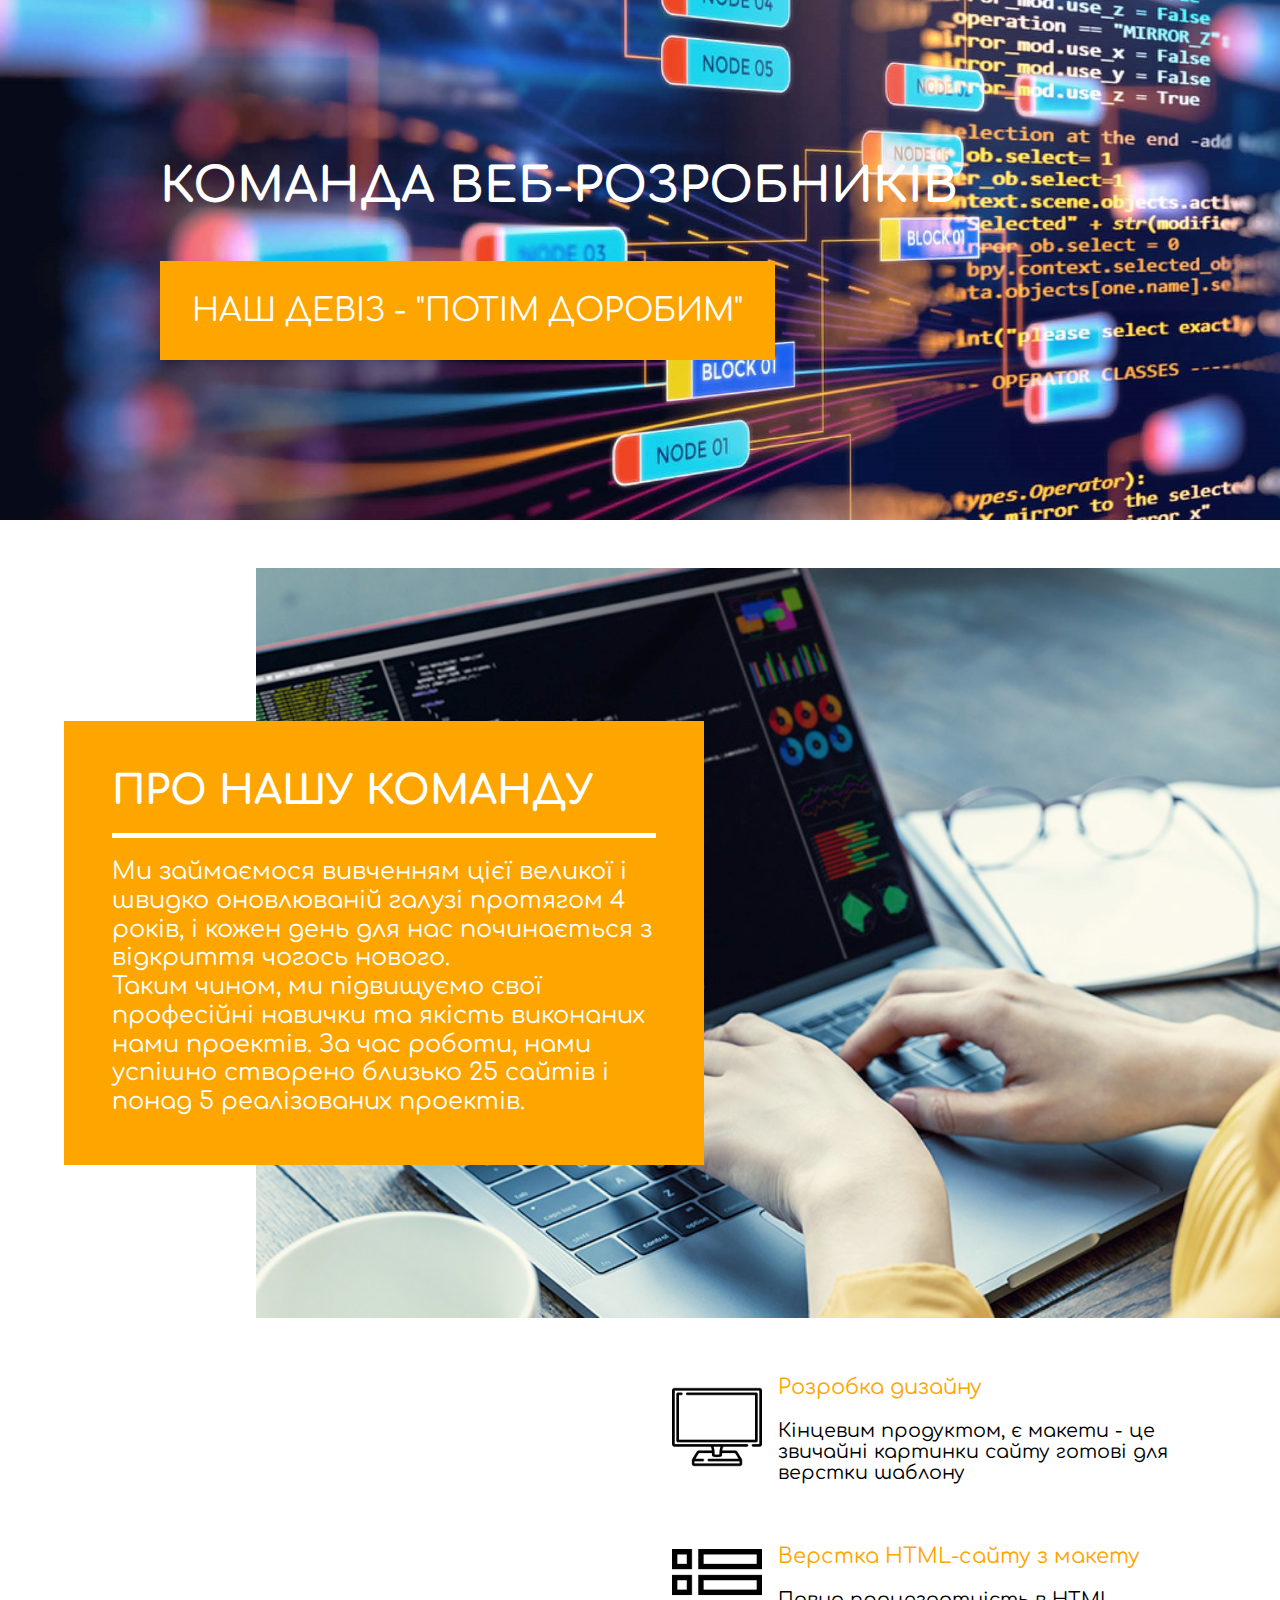
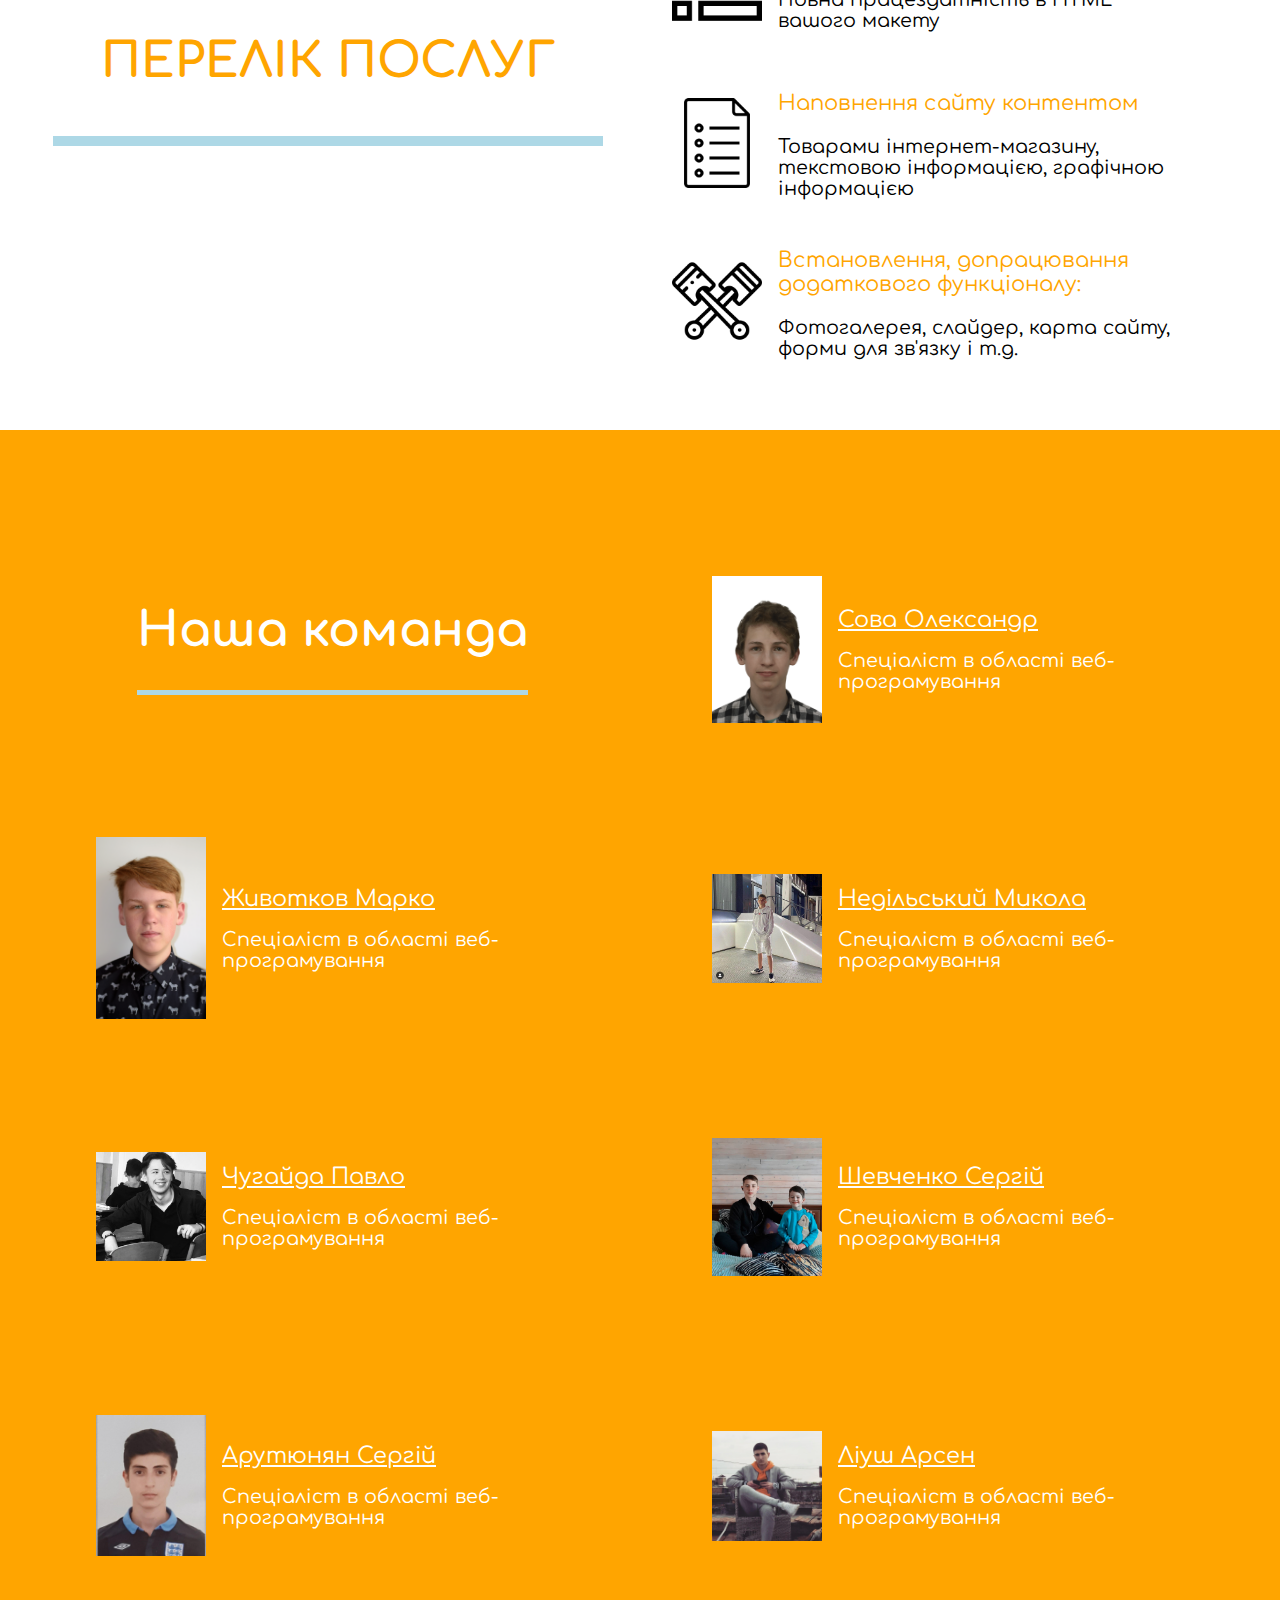
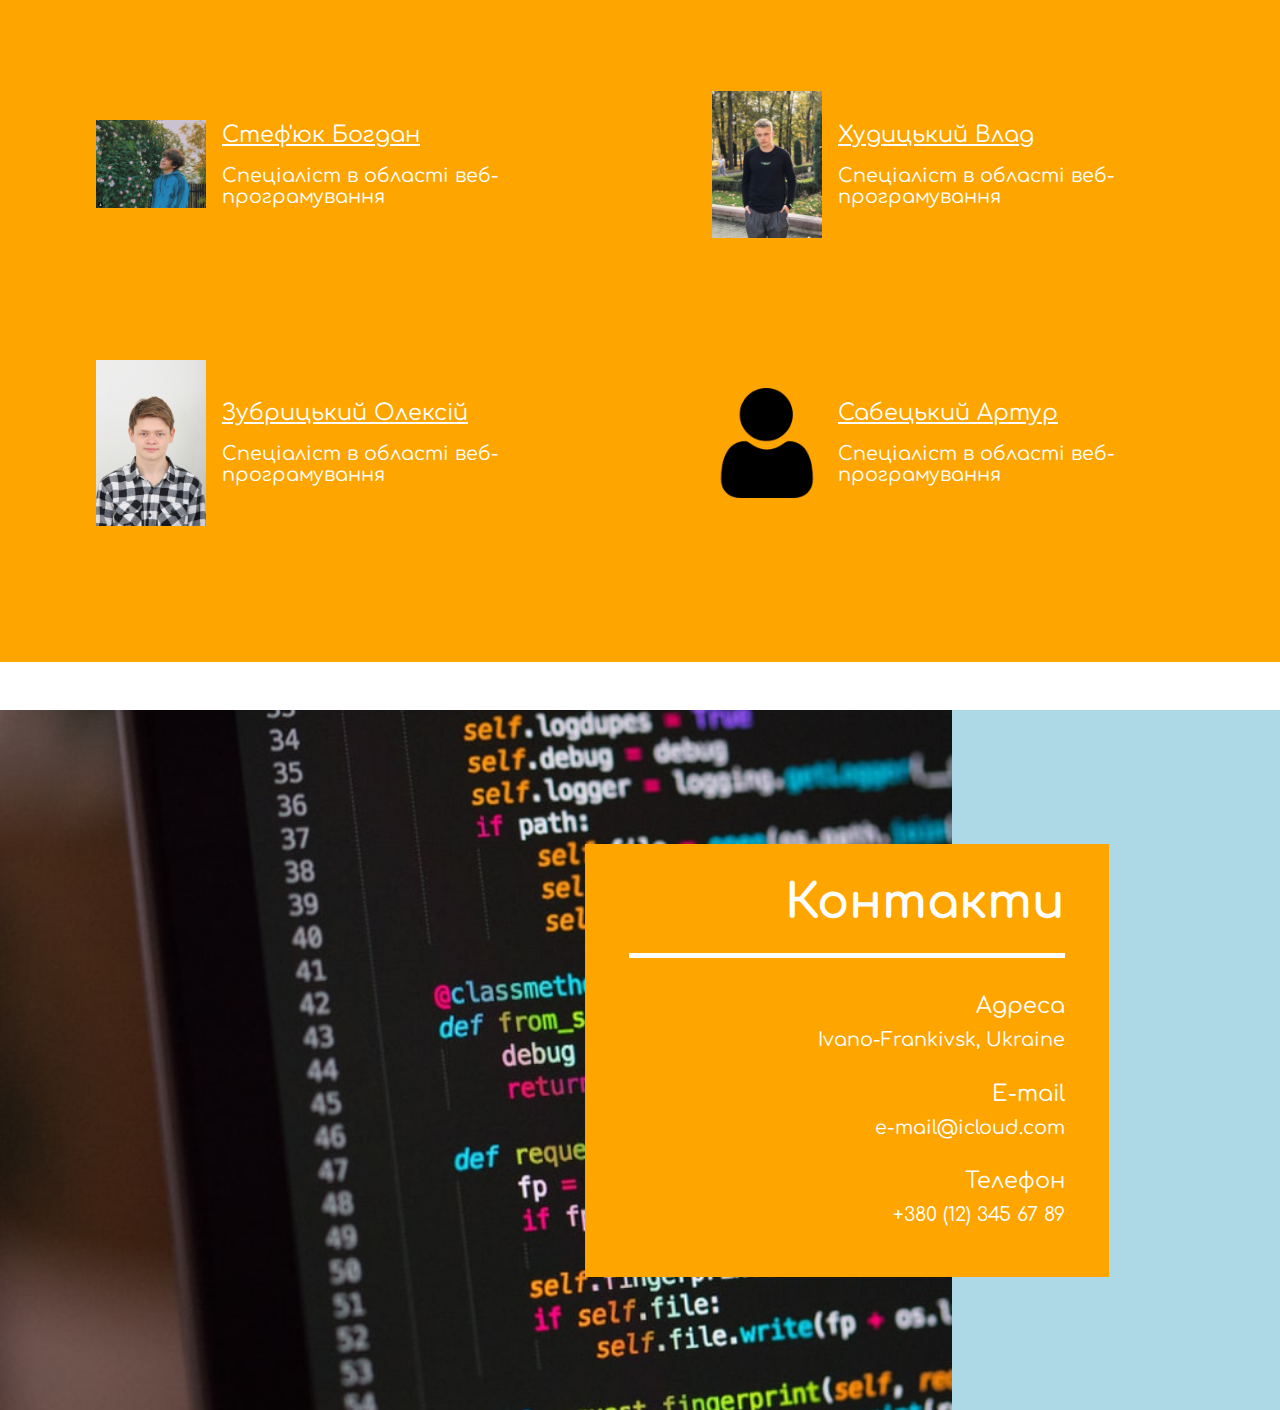
<file: index.html>
<!DOCTYPE html>
<html lang="en">
<head>
	<meta charset="UTF-8">
	<title>WEB DEVELOPMENT TEAM</title>
	<link rel="stylesheet" href="css/style.css">
</head>
<body>
	<div class="container">
		<header class="header">
			<!-- <div class="header_blue"></div> -->
			<div class="h1">
				<h1 class="h1">Команда веб-розробників</h1>
				<span>Наш девіз - "Потім доробим"</span>
			</div>
		</header>
		<div class="about">
			<div class="about_text">
				<div>
					<h1>про нашу команду</h1>
					<p>Ми займаємося вивченням цієї великої і швидко оновлюваній галузі протягом 4 років, і кожен день для нас починається з відкриття чогось нового.<br>
					Таким чином, ми підвищуємо свої професійні навички та якість виконаних нами проектів. За час роботи, нами успішно створено близько 25 сайтів і понад 5 реалізованих проектів.</p>
				</div>
			</div>
			<div class="img"></div>
		</div>
		<div class="services">
			<div class="left">
				<h1>Перелік послуг</h1>
			</div>
			<div class="right">
				<div class="kind">
					<div class="icon">
						<img src="img/1.png" alt="">
					</div>
					<div class="text">
						<p>Розробка дизайну</p><br>
					Кінцевим продуктом, є макети - це звичайні картинки сайту готові для верстки шаблону</div>
				</div>
				<div class="kind">
					<div class="icon">
						<img src="img/2.png" alt="">
					</div>
					<div class="text">
						<p>Верстка HTML-сайту з макету</p><br>
					Повна працездатність в HTML вашого макету</div>
				</div>
				<div class="kind">
					<div class="icon">
						<img src="img/3.png" alt="">
					</div>
					<div class="text">
						<p>Наповнення сайту контентом</p><br>
					Товарами інтернет-магазину, текстовою інформацією, графічною інформацією</div>
				</div>
				<div class="kind">
					<div class="icon">
						<img src="img/4.png" alt="">
					</div>
					<div class="text">
						<p>Встановлення, допрацювання додаткового функціоналу:</p><br>
					Фотогалерея, слайдер, карта сайту, форми для зв'язку і т.д.</div>
				</div>
			</div>
		</div>
		<div class="team">
			<div class="team_h1">
				<h1>Наша команда</h1>
			</div>
			<div class="people">
				<div class="people_img">
					<img src="./assets/images/sova.png" alt="">
				</div>
				<div class="people_info">
					<p class="h1"><a href="sova.html">Сова Олександр</a></p><br>
					<p>Спеціаліст в області веб-програмування</p>
				</div>
			</div>
			<div class="people">
				<div class="people_img">
					<img src="./assets/images/markozhyvotkov.jpg" alt="">
				</div>
				<div class="people_info">
					<p class="h1"><a href="markozhyvotkov.html">Животков Марко</a></p><br>
					<p>Спеціаліст в області веб-програмування</p>
				</div>
			</div>
			<div class="people">
				<div class="people_img">
					<img src="./assets/images/mykola.jpg" alt="">
				</div>
				<div class="people_info">
					<p class="h1"><a href="mykola.html">Недільський Микола</a></p><br>
					<p>Спеціаліст в області веб-програмування</p>
				</div>
			</div>
			<div class="people">
				<div class="people_img">
					<img src="./assets/images/pavlo.jpg" alt="">
				</div>
				<div class="people_info">
					<p class="h1"><a href="pavlo.html">Чугайда Павло</a></p><br>
					<p>Спеціаліст в області веб-програмування</p>
				</div>
			</div>
			<div class="people">
				<div class="people_img">
					<img src="./assets/images/shevchenko.png" alt="">
				</div>
				<div class="people_info">
					<p class="h1"><a href="shevchenko.html">Шевченко Сергій</a></p><br>
					<p>Спеціаліст в області веб-програмування</p>
				</div>
			</div>
			<div class="people">
				<div class="people_img">
					<img src="./assets/images/arutunyan.jpg" alt="">
				</div>
				<div class="people_info">
					<p class="h1"><a href="arutunyan.html">Арутюнян Сергій</a></p><br>
					<p>Спеціаліст в області веб-програмування</p>
				</div>
			</div>
			<div class="people">
				<div class="people_img">
					<img src="./assets/images/liush.jpg" alt="">
				</div>
				<div class="people_info">
					<p class="h1"><a href="liush.html">Ліуш Арсен</a></p><br>
					<p>Спеціаліст в області веб-програмування</p>
				</div>
			</div>
			<div class="people">
				<div class="people_img">
					<img src="./assets/images/stefyuk.png" alt="">
				</div>
				<div class="people_info">
					<p class="h1"><a href="stefyuk.html">Стеф'юк Богдан</a></p><br>
					<p>Спеціаліст в області веб-програмування</p>
				</div>
			</div>
			<div class="people">
				<div class="people_img">
					<img src="./assets/images/vlad.jpg" alt="">
				</div>
				<div class="people_info">
					<p class="h1"><a href="vlad.html">Худицький Влад</a></p><br>
					<p>Спеціаліст в області веб-програмування</p>
				</div>
			</div>
			<div class="people">
				<div class="people_img">
					<img src="./assets/images/oleksiy.jpg" alt="">
				</div>
				<div class="people_info">
					<p class="h1"><a href="oleksiy.html">Зубрицький Олексій</a></p><br>
					<p>Спеціаліст в області веб-програмування</p>
				</div>
			</div>
			<div class="people">
				<div class="people_img">
					<img src="img/people.png" alt="">
				</div>
				<div class="people_info">
					<p class="h1"><a href="#">Сабецький Артур</a></p><br>
					<p>Спеціаліст в області веб-програмування</p>
				</div>
			</div>
		</div>
		<footer class="footer">
			<div class="left">
				<div class="contact">
					<h1>Контакти</h1>
					<p class="bold">Адреса</p>
					<p>Ivano-Frankivsk, Ukraine</p>
					<p class="bold">E-mail</p>
					<p>e-mail@icloud.com</p>					
					<p class="bold">Телефон</p>
					<p>+380 (12) 345 67 89</p>					
				</div>
			</div>
			<div class="right"></div>
				<h1></h1>
			</div>
		</footer>
	</div>
</body>
</html>
</file>
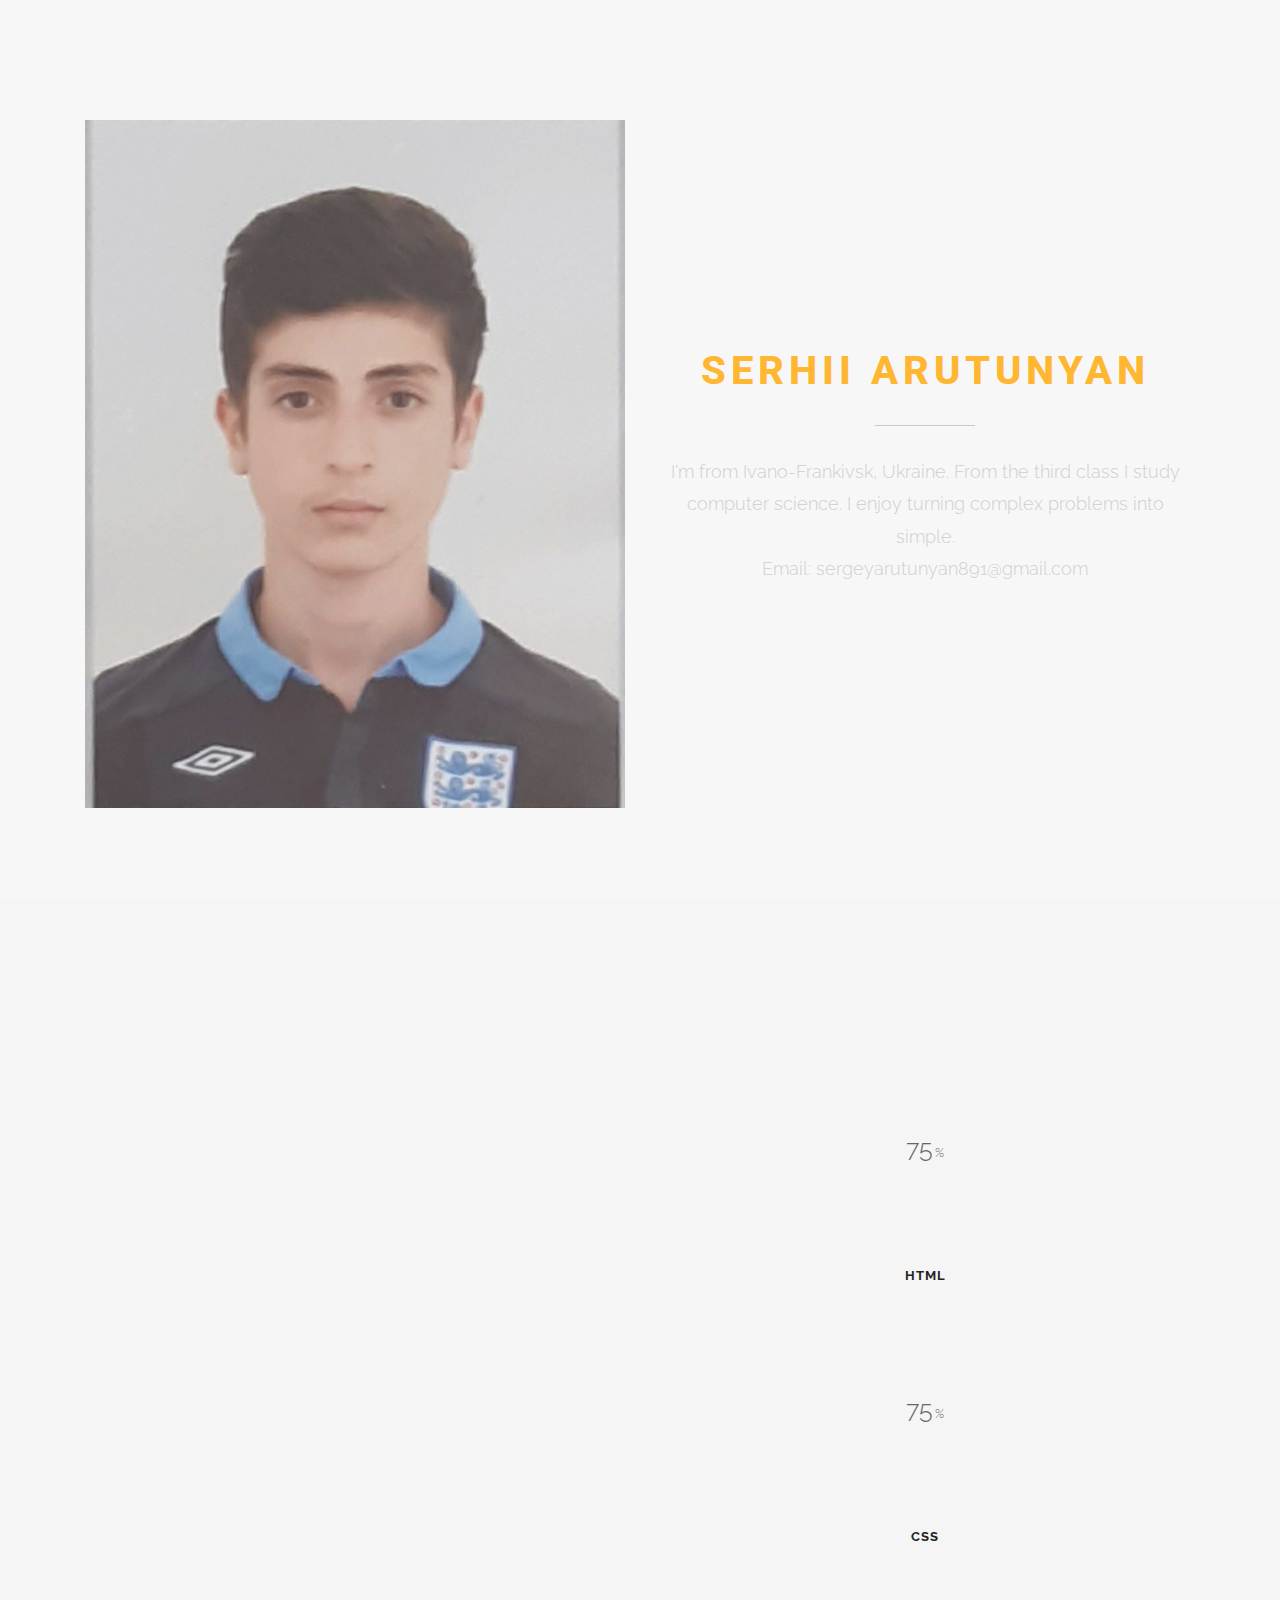
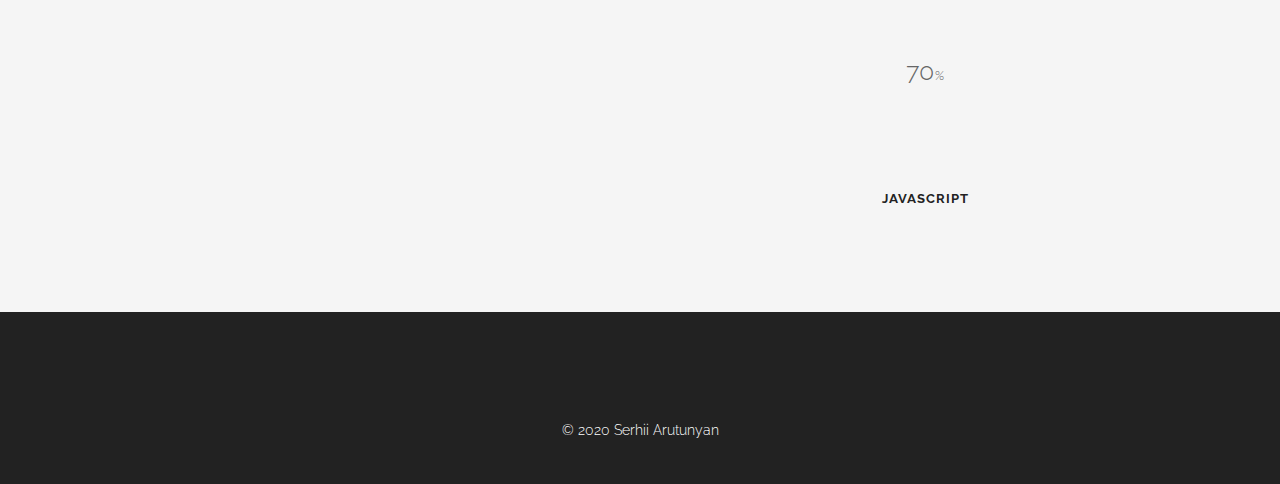
<file: arutunyan.html>
<!DOCTYPE html>
<html lang="en">
<head>
	<meta charset="UTF-8">
	<meta name="viewport" content="width=device-width, initial-scale=1.0">
	<meta name="description" content="">
	<meta name="author" content="">

	<title>Arutunyan</title>


	<link href="assets/bootstrap/css/bootstrap.min.css" rel="stylesheet" media="screen">
	<link href="assets/css/font-awesome.min.css" rel="stylesheet" media="screen">
	<link href="assets/css/simple-line-icons.css" rel="stylesheet" media="screen">
	<link href="assets/css/animate.css" rel="stylesheet">

	<link href="assets/css/style.css" rel="stylesheet" media="screen">
    
    <script src="assets/js/modernizr.custom.js"></script>

    <link href="https://fonts.googleapis.com/css2?family=Lobster&family=Raleway&family=Roboto:wght@500&display=swap" rel="stylesheet">
       
</head>
<body>


	<div id="preloader">
		<div id="status"></div>
	</div>



	
	
	<section id="about" class="pfblock pfblock-gray">
		<div class="container">
			<div class="row">
				<div class="col-sm-6 pos_center disappear_phone" >
					<div class="imageinside pfblock-header wow fadeInLeft" >
						<img class="" src="assets/images/arutunyan.jpg" alt="">
					</div>
				</div>
				<div class="col-sm-6  pos_center"  >
					<div class="imageinside pfblock-header wow fadeInRight" >
					
						<h1 class="pfblock-title">
								SERHII ARUTUNYAN
						</h1>
						<div class="pfblock-line"></div>
						<div class="pfblock-subtitle">
							I'm from Ivano-Frankivsk, Ukraine. From the third class I study computer science. I enjoy turning complex problems into simple.
						</div>

						<div class="pfblock-subtitle">
							Email: sergeyarutunyan891@gmail.com
						</div>
					</div>
				</div>
			</div>
		</div>
	</section>

	<section id="about" class="pfblock pfblock-gray">
		<div class="container">
			<div class="row">
				<div class="col-sm-6 pos_center disappear_phone" >
					<div class="imageinside pfblock-header wow flipInX" >
					
						<h2 class="pfblock-title tl">
								статус
						</h2>
						<div class="pfblock-subtitle tl">
							програміст
						</div>
						<h2 class="pfblock-title tl">
								спеціалізаця
						</h2>
						<div class="pfblock-subtitle tl">
							Сайт-візитівка
						</div>
						<h2 class="pfblock-title tl">
								досвід роботи
						</h2>
						<div class="pfblock-subtitle tl">
							2015
						</div>
						<h2 class="pfblock-title tl">
								особисті якості
						</h2>
						<div class="pfblock-subtitle tl">
							старанний<br>
							серйозне ставлення до роботи<br>
							комунікабельний<br>
							вміння працювати в команді<br>
							вчусь<br>
							наполегливий<br>

						</div>
						<h2 class="pfblock-title tl">
								навички
						</h2>
						<div class="pfblock-subtitle tl">
							BEM, DOM 
						</div>
						<h2 class="pfblock-title tl">
								контакти
						</h2>
						<div class="pfblock-subtitle tl">
							+380666771081
						</div>
						<div class="pfblock-subtitle tl">
							Email: sergeyarutunyan891@gmail.com
						</div>

						
					</div>
				</div>
				<div class="col-sm-6  pos_center blocks_inside_down skills" id="skills"  >
					<div class="col-sm-12 col-md-4 text-center">
							<span data-percent="75" class="chart easyPieChart" style="width: 140px; height: 140px; line-height: 140px;">
	                            <span class="percent">75</span>
	                        </span>
							<h3 class="text-center">HTML</h3>
						</div>
						<div class="col-sm-12 col-md-4 text-center">
							<span data-percent="75" class="chart easyPieChart" style="width: 140px; height: 140px; line-height: 140px;">
	                            <span class="percent">75</span>
	                        </span>
							<h3 class="text-center">CSS</h3>
						</div>
						<div class="col-sm-12 col-md-4 text-center">
							<span data-percent="70" class="chart easyPieChart" style="width: 140px; height: 140px; line-height: 140px;">
	                            <span class="percent">70</span>
	                        </span>
							<h3 class="text-center">JavaScript</h3>
						</div>
				</div>
			</div>
		</div>
	</section>


	

	<footer id="footer" class="pfblock-gray">
		<div class="container">
			<div class="row">

				<div class="col-sm-12">

					<ul class="social-links">
						<li><a href="https://www.facebook.com/profile.php?id=100011397590776" class="wow fadeInUp"><i class="fa fa-facebook"></i></a></li>
						<li><a href="https://www.instagram.com/serhii_wolf/?hl=uk" class="wow fadeInUp" data-wow-delay=".4s"><i class="fa fa-instagram"></i></a></li>
						<li><a href="index.html#" class="wow fadeInUp" data-wow-delay=".5s"><i class="fa fa-envelope"></i></a></li>
					</ul>

                    <p class="copyright">
                        © 2020 Serhii Arutunyan
					</p>

				</div>

			</div>
		</div>
	</footer>


	<div class="scroll-up">
		<a href="#home"><i class="fa fa-angle-up"></i></a>
	</div>
    
 

	<script src="assets/js/jquery-1.11.1.min.js"></script>
	<script src="assets/bootstrap/js/bootstrap.min.js"></script>
	<script src="assets/js/jquery.parallax-1.1.3.js"></script>
	<script src="assets/js/imagesloaded.pkgd.js"></script>
	<script src="assets/js/jquery.sticky.js"></script>
	<script src="assets/js/smoothscroll.js"></script>
	<script src="assets/js/wow.min.js"></script>
    <script src="assets/js/jquery.easypiechart.js"></script>
    <script src="assets/js/waypoints.min.js"></script>
    <script src="assets/js/jquery.cbpQTRotator.js"></script>
	<script src="assets/js/custom.js"></script>

</body>
</html>
</file>
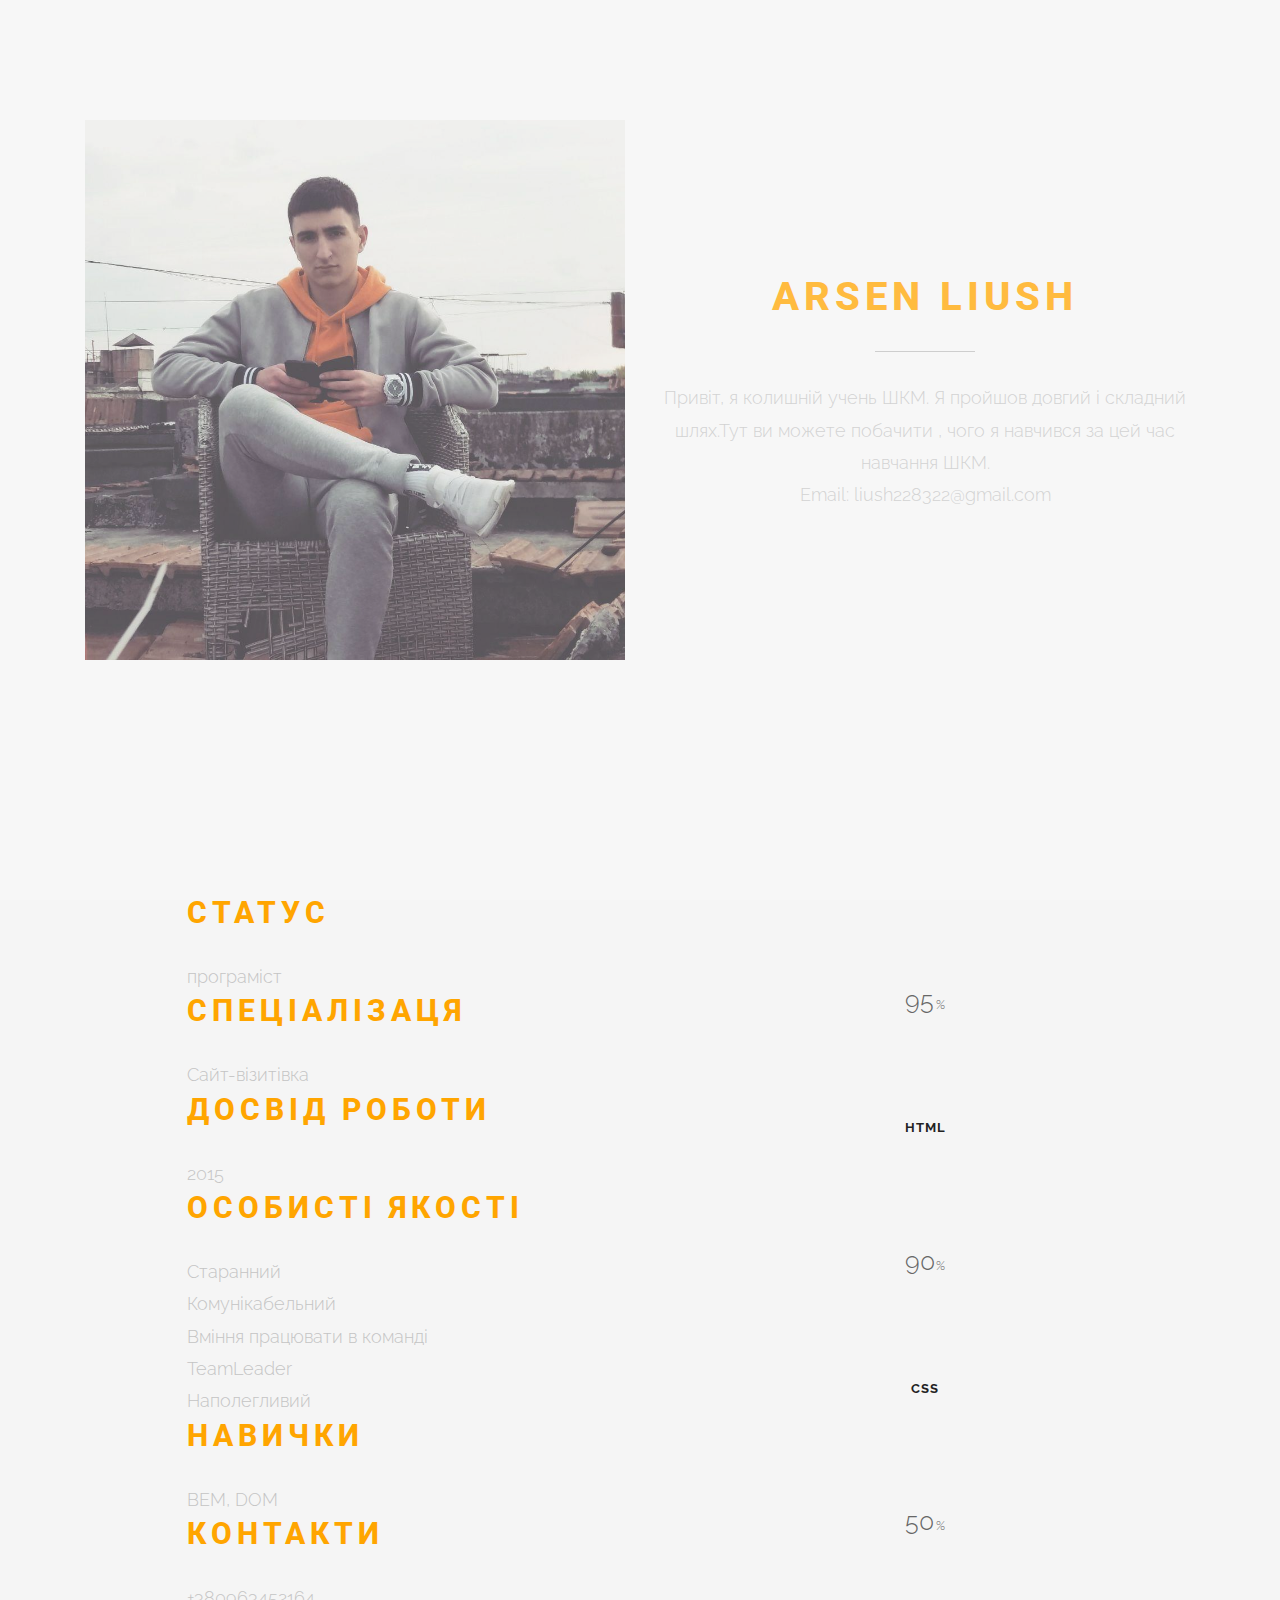
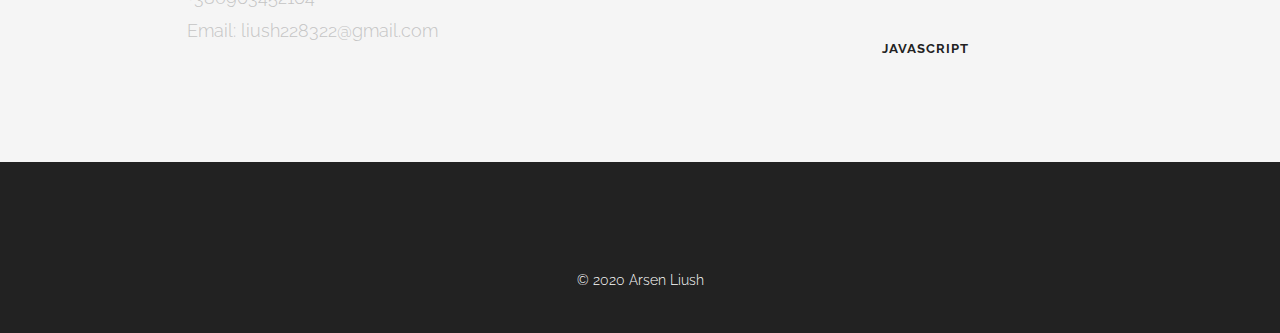
<file: liush.html>
<!DOCTYPE html>
<html lang="en">
<head>
	<meta charset="UTF-8">
	<meta name="viewport" content="width=device-width, initial-scale=1.0">
	<meta name="description" content="">
	<meta name="author" content="">

	<title>Liush</title>


	<link href="assets/bootstrap/css/bootstrap.min.css" rel="stylesheet" media="screen">
	<link href="assets/css/font-awesome.min.css" rel="stylesheet" media="screen">
	<link href="assets/css/simple-line-icons.css" rel="stylesheet" media="screen">
	<link href="assets/css/animate.css" rel="stylesheet">

	<link href="assets/css/style.css" rel="stylesheet" media="screen">
    
    <script src="assets/js/modernizr.custom.js"></script>

    <link href="https://fonts.googleapis.com/css2?family=Lobster&family=Raleway&family=Roboto:wght@500&display=swap" rel="stylesheet">
       
</head>
<body>


	<div id="preloader">
		<div id="status"></div>
	</div>



	
	
	<section id="about" class="pfblock pfblock-gray">
		<div class="container">
			<div class="row">
				<div class="col-sm-6 pos_center disappear_phone" >
					<div class="imageinside pfblock-header wow fadeInLeft" >
						<img class="" src="assets/images/liush.jpg" alt="">
					</div>
				</div>
				<div class="col-sm-6  pos_center"  >
					<div class="imageinside pfblock-header wow fadeInRight" >
					
						<h1 class="pfblock-title">
								Arsen Liush
						</h1>
						<div class="pfblock-line"></div>
						<div class="pfblock-subtitle">
							Привіт, я колишній учень ШКМ. Я пройшов довгий і складний шлях.Тут ви можете побачити , чого я навчився за цей час навчання ШКМ.
						</div>

						<div class="pfblock-subtitle">
							Email: liush228322@gmail.com
						</div>
					</div>
				</div>
			</div>
		</div>
	</section>

	<section id="about" class="pfblock pfblock-gray">
		<div class="container">
			<div class="row">
				<div class="col-sm-6 pos_center disappear_phone" >
					<div class="imageinside pfblock-header wow flipInX" >
					
						<h2 class="pfblock-title tl">
								статус
						</h2>
						<div class="pfblock-subtitle tl">
							програміст
						</div>
						<h2 class="pfblock-title tl">
								спеціалізаця
						</h2>
						<div class="pfblock-subtitle tl">
							Сайт-візитівка
						</div>
						<h2 class="pfblock-title tl">
								досвід роботи
						</h2>
						<div class="pfblock-subtitle tl">
							2015
						</div>
						<h2 class="pfblock-title tl">
								особисті якості
						</h2>
						<div class="pfblock-subtitle tl">
							Старанний<br>
							Комунікабельний<br>
							Вміння працювати в команді<br>
							TeamLeader<br>
							Наполегливий<br>

						</div>
						<h2 class="pfblock-title tl">
								навички
						</h2>
						<div class="pfblock-subtitle tl">
							BEM, DOM 
						</div>
						<h2 class="pfblock-title tl">
								контакти
						</h2>
						<div class="pfblock-subtitle tl">
						+380963452164
						</div>
						<div class="pfblock-subtitle tl">
							Email: liush228322@gmail.com
						</div>

						
					</div>
				</div>
				<div class="col-sm-6  pos_center blocks_inside_down skills" id="skills"  >
					<div class="col-sm-12 col-md-4 text-center">
							<span data-percent="95" class="chart easyPieChart" style="width: 140px; height: 140px; line-height: 140px;">
	                            <span class="percent">95</span>
	                        </span>
							<h3 class="text-center">HTML</h3>
						</div>
						<div class="col-sm-12 col-md-4 text-center">
							<span data-percent="90" class="chart easyPieChart" style="width: 140px; height: 140px; line-height: 140px;">
	                            <span class="percent">90</span>
	                        </span>
							<h3 class="text-center">CSS</h3>
						</div>
						<div class="col-sm-12 col-md-4 text-center">
							<span data-percent="50" class="chart easyPieChart" style="width: 140px; height: 140px; line-height: 140px;">
	                            <span class="percent">50</span>
	                        </span>
							<h3 class="text-center">JavaScript</h3>
						</div>
				</div>
			</div>
		</div>
	</section>


	

	<footer id="footer" class="pfblock-gray">
		<div class="container">
			<div class="row">

				<div class="col-sm-12">

					<ul class="social-links">
						<li><a href="https://www.facebook.com/arsen.liush.3/" class="wow fadeInUp"><i class="fa fa-facebook"></i></a></li>
						<li><a href="https://www.instagram.com/_c.h.e.c.h.e.n/" class="wow fadeInUp" data-wow-delay=".4s"><i class="fa fa-instagram"></i></a></li>
						<li><a href="index.html#" class="wow fadeInUp" data-wow-delay=".5s"><i class="fa fa-envelope"></i></a></li>
					</ul>

                    <p class="copyright">
                        © 2020 Arsen Liush
					</p>

				</div>

			</div>
		</div>
	</footer>


	<div class="scroll-up">
		<a href="#home"><i class="fa fa-angle-up"></i></a>
	</div>
    
 

	<script src="assets/js/jquery-1.11.1.min.js"></script>
	<script src="assets/bootstrap/js/bootstrap.min.js"></script>
	<script src="assets/js/jquery.parallax-1.1.3.js"></script>
	<script src="assets/js/imagesloaded.pkgd.js"></script>
	<script src="assets/js/jquery.sticky.js"></script>
	<script src="assets/js/smoothscroll.js"></script>
	<script src="assets/js/wow.min.js"></script>
    <script src="assets/js/jquery.easypiechart.js"></script>
    <script src="assets/js/waypoints.min.js"></script>
    <script src="assets/js/jquery.cbpQTRotator.js"></script>
	<script src="assets/js/custom.js"></script>

</body>
</html>
</file>
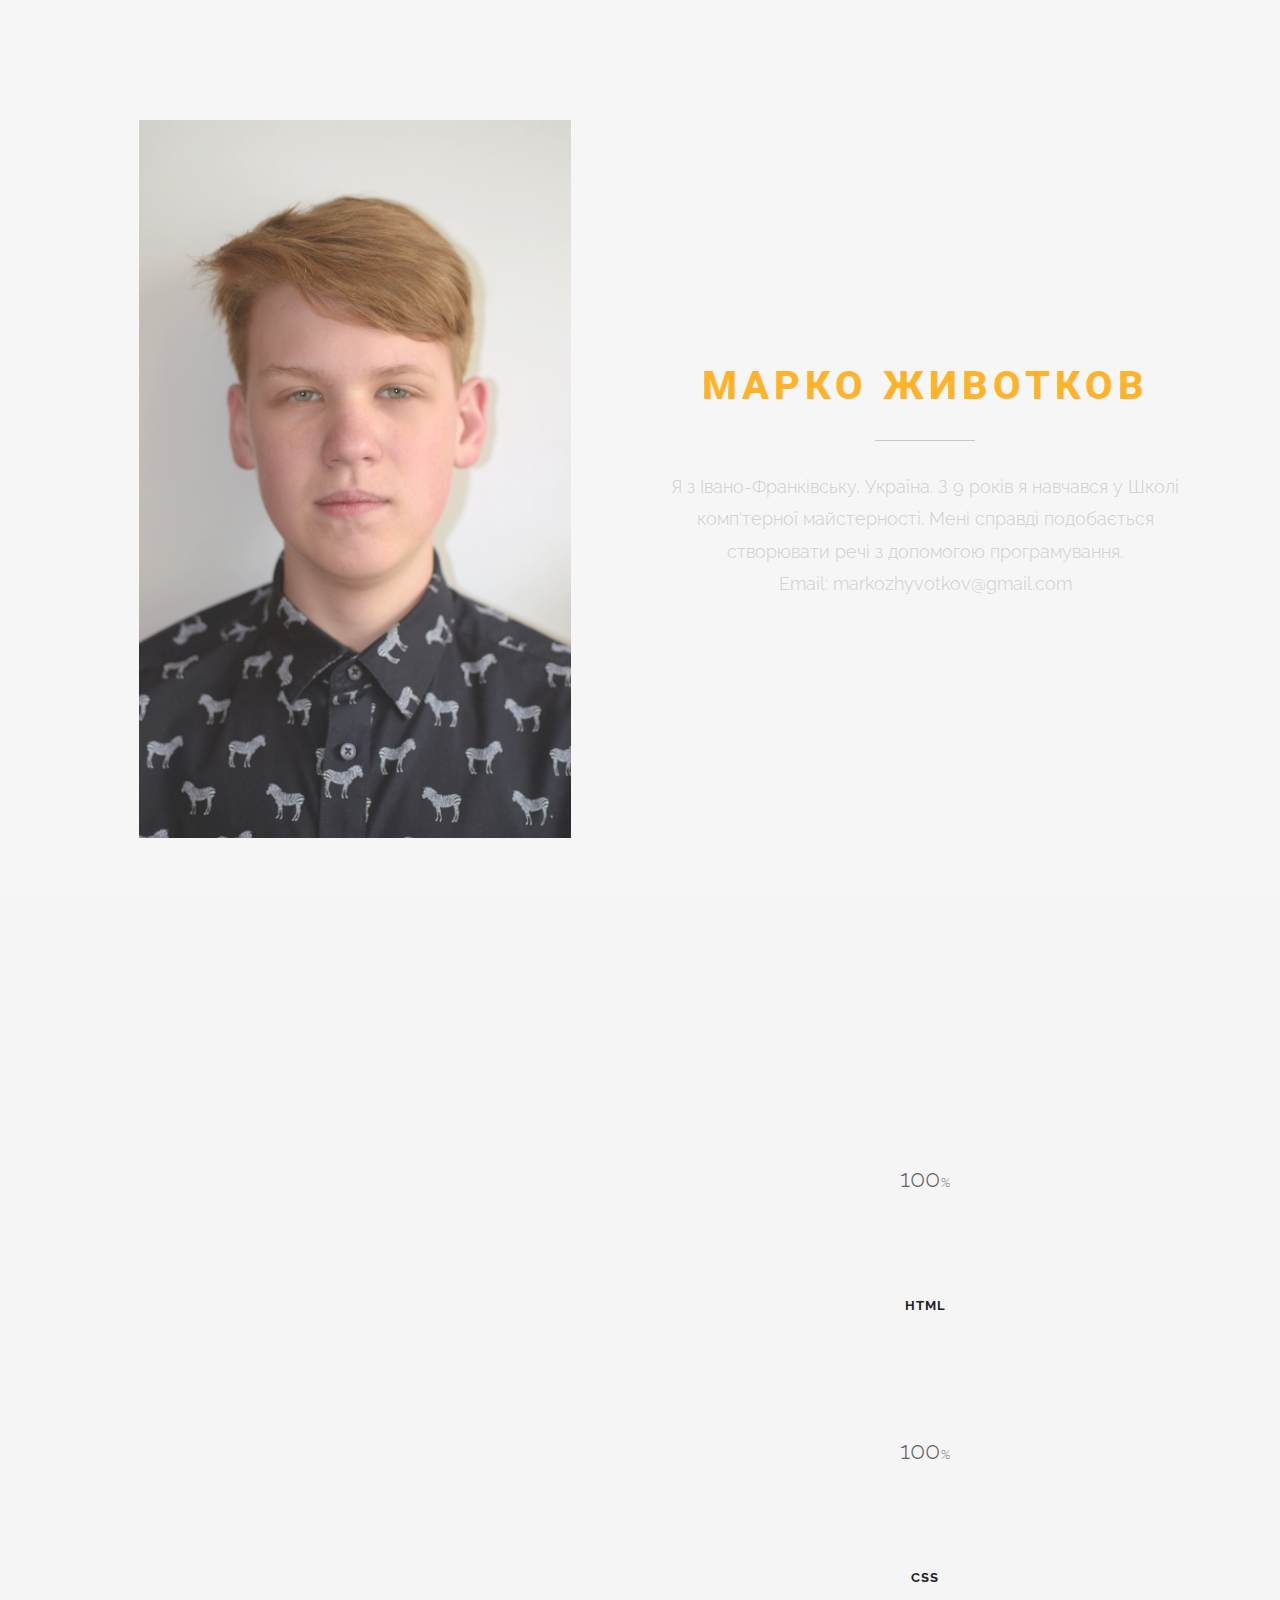
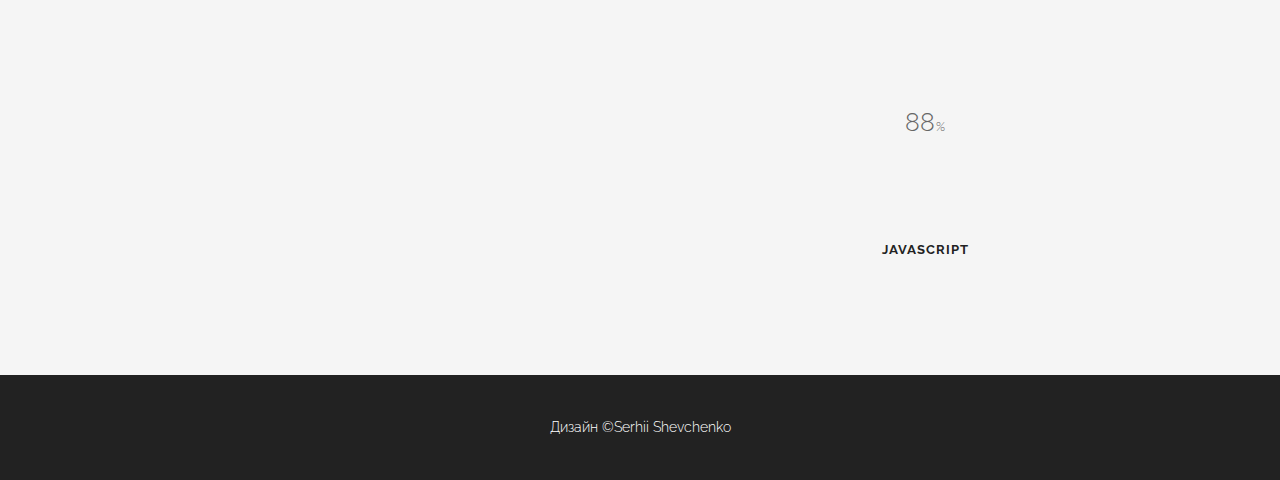
<file: markozhyvotkov.html>
<!DOCTYPE html>
<html lang="en">
<head>
	<meta charset="UTF-8">
	<meta name="viewport" content="width=device-width, initial-scale=1.0">
	<meta name="description" content="">
	<meta name="author" content="">

	<title>Zhyvotkov</title>


	<link href="assets/bootstrap/css/bootstrap.min.css" rel="stylesheet" media="screen">
	<link href="assets/css/font-awesome.min.css" rel="stylesheet" media="screen">
	<link href="assets/css/simple-line-icons.css" rel="stylesheet" media="screen">
	<link href="assets/css/animate.css" rel="stylesheet">

	<link href="assets/css/style.css" rel="stylesheet" media="screen">
    
    <script src="assets/js/modernizr.custom.js"></script>

    <link href="https://fonts.googleapis.com/css2?family=Lobster&family=Raleway&family=Roboto:wght@500&display=swap" rel="stylesheet">
       
</head>
<body>


	<div id="preloader">
		<div id="status"></div>
	</div>



	
	<section id="about" class="pfblock pfblock-gray">
		<div class="container">
			<div class="row">
				<div class="col-sm-6 pos_center disappear_phone" >
					<div class="imageinside pfblock-header wow fadeInLeft" >
						<img class="" src="assets/images/markozhyvotkov.jpg" alt="" width="80%">
					</div>
				</div>
				<div class="col-sm-6  pos_center"  >
					<div class="imageinside pfblock-header wow fadeInRight" >
					
						<h1 class="pfblock-title">
								марко животков
						</h1>
						<div class="pfblock-line"></div>
						<div class="pfblock-subtitle">
							Я з Івано-Франківську, Україна. З 9 років я навчався у Школі комп'терної майстерності. Мені справді подобається створювати речі з допомогою програмування.
						</div>

						<div class="pfblock-subtitle">
							Email: markozhyvotkov@gmail.com
						</div>
					</div>
				</div>
			</div>
		</div>
	</section>

	<section id="about" class="pfblock pfblock-gray">
		<div class="container">
			<div class="row">
				<div class="col-sm-6 pos_center disappear_phone" >
					<div class="imageinside pfblock-header wow flipInX" >
					
						<h2 class="pfblock-title tl">
								статус
						</h2>
						<div class="pfblock-subtitle tl">
							Фронт-енд веб-розробник
						</div>
						<h2 class="pfblock-title tl">
							спеціалізаця
						</h2>
						<div class="pfblock-subtitle tl">
							Веб-розробка вигляду та функціоналу веб-сайту.
						</div>
						<h2 class="pfblock-title tl">
								досвід роботи
						</h2>
						<div class="pfblock-subtitle tl">
							Працював над декількома веб-сторінками, що були успішно представлені. Було виконано багато невеличких проєктів. Почав програмувати в 2016 році.
						</div>
						<h2 class="pfblock-title tl">
								особисті якості
						</h2>
						<div class="pfblock-subtitle tl">
							Легко домовляється з іншими<br>
							Працює за принципом "завжди йти до фінішу"<br>
							Вміє самонавчатися<br>
							Правильно структурує подане завдання<br>
							Любить, коли все досконало
						</div>
						<h2 class="pfblock-title tl">
								навички
						</h2>
						<div class="pfblock-subtitle tl">
							НTML5, CSS3, JavaScript, Git, Figma, Photoshop 
						</div>
						<h2 class="pfblock-title tl">
								контакти
						</h2>
						<div class="pfblock-subtitle tl">
							+380 (95) 043 19 51
						</div>
						<div class="pfblock-subtitle tl">
							Email: markozhyvotkov@gmail.com
						</div>

						
					</div>
				</div>
				<div class="col-sm-6  pos_center blocks_inside_down skills" id="skills"  >
					<div class="col-sm-12 col-md-4 text-center">
							<span data-percent="100" class="chart easyPieChart" style="width: 140px; height: 140px; line-height: 140px;">
	                            <span class="percent">100</span>
	                        </span>
							<h3 class="text-center">HTML</h3>
						</div>
						<div class="col-sm-12 col-md-4 text-center">
							<span data-percent="100" class="chart easyPieChart" style="width: 140px; height: 140px; line-height: 140px;">
	                            <span class="percent">100</span>
	                        </span>
							<h3 class="text-center">CSS</h3>
						</div>
						<div class="col-sm-12 col-md-4 text-center">
							<span data-percent="88" class="chart easyPieChart" style="width: 140px; height: 140px; line-height: 140px;">
	                            <span class="percent">88</span>
	                        </span>
							<h3 class="text-center">JavaScript</h3>
						</div>
				</div>
			</div>
		</div>
	</section>


	

	<footer id="footer" class="pfblock-gray">
		<div class="container">
			<div class="row">

				<div class="col-sm-12">

					<!-- <ul class="social-links">
						<li><a href="https://www.facebook.com/profile.php?id=100011397590776" class="wow fadeInUp"><i class="fa fa-facebook"></i></a></li>
						<li><a href="https://www.instagram.com/serhii_wolf/?hl=uk" class="wow fadeInUp" data-wow-delay=".4s"><i class="fa fa-instagram"></i></a></li>
						<li><a href="index.html#" class="wow fadeInUp" data-wow-delay=".5s"><i class="fa fa-envelope"></i></a></li>
					</ul> -->

                    <p class="copyright">
                        Дизайн ©Serhii Shevchenko 
					</p>

				</div>

			</div>
		</div>
	</footer>


	<div class="scroll-up">
		<a href="#about"><i class="fa fa-angle-up"></i></a>
	</div>
    
 

	<script src="assets/js/jquery-1.11.1.min.js"></script>
	<script src="assets/bootstrap/js/bootstrap.min.js"></script>
	<script src="assets/js/jquery.parallax-1.1.3.js"></script>
	<script src="assets/js/imagesloaded.pkgd.js"></script>
	<script src="assets/js/jquery.sticky.js"></script>
	<script src="assets/js/smoothscroll.js"></script>
	<script src="assets/js/wow.min.js"></script>
    <script src="assets/js/jquery.easypiechart.js"></script>
    <script src="assets/js/waypoints.min.js"></script>
    <script src="assets/js/jquery.cbpQTRotator.js"></script>
	<script src="assets/js/custom.js"></script>

</body>
</html>
</file>
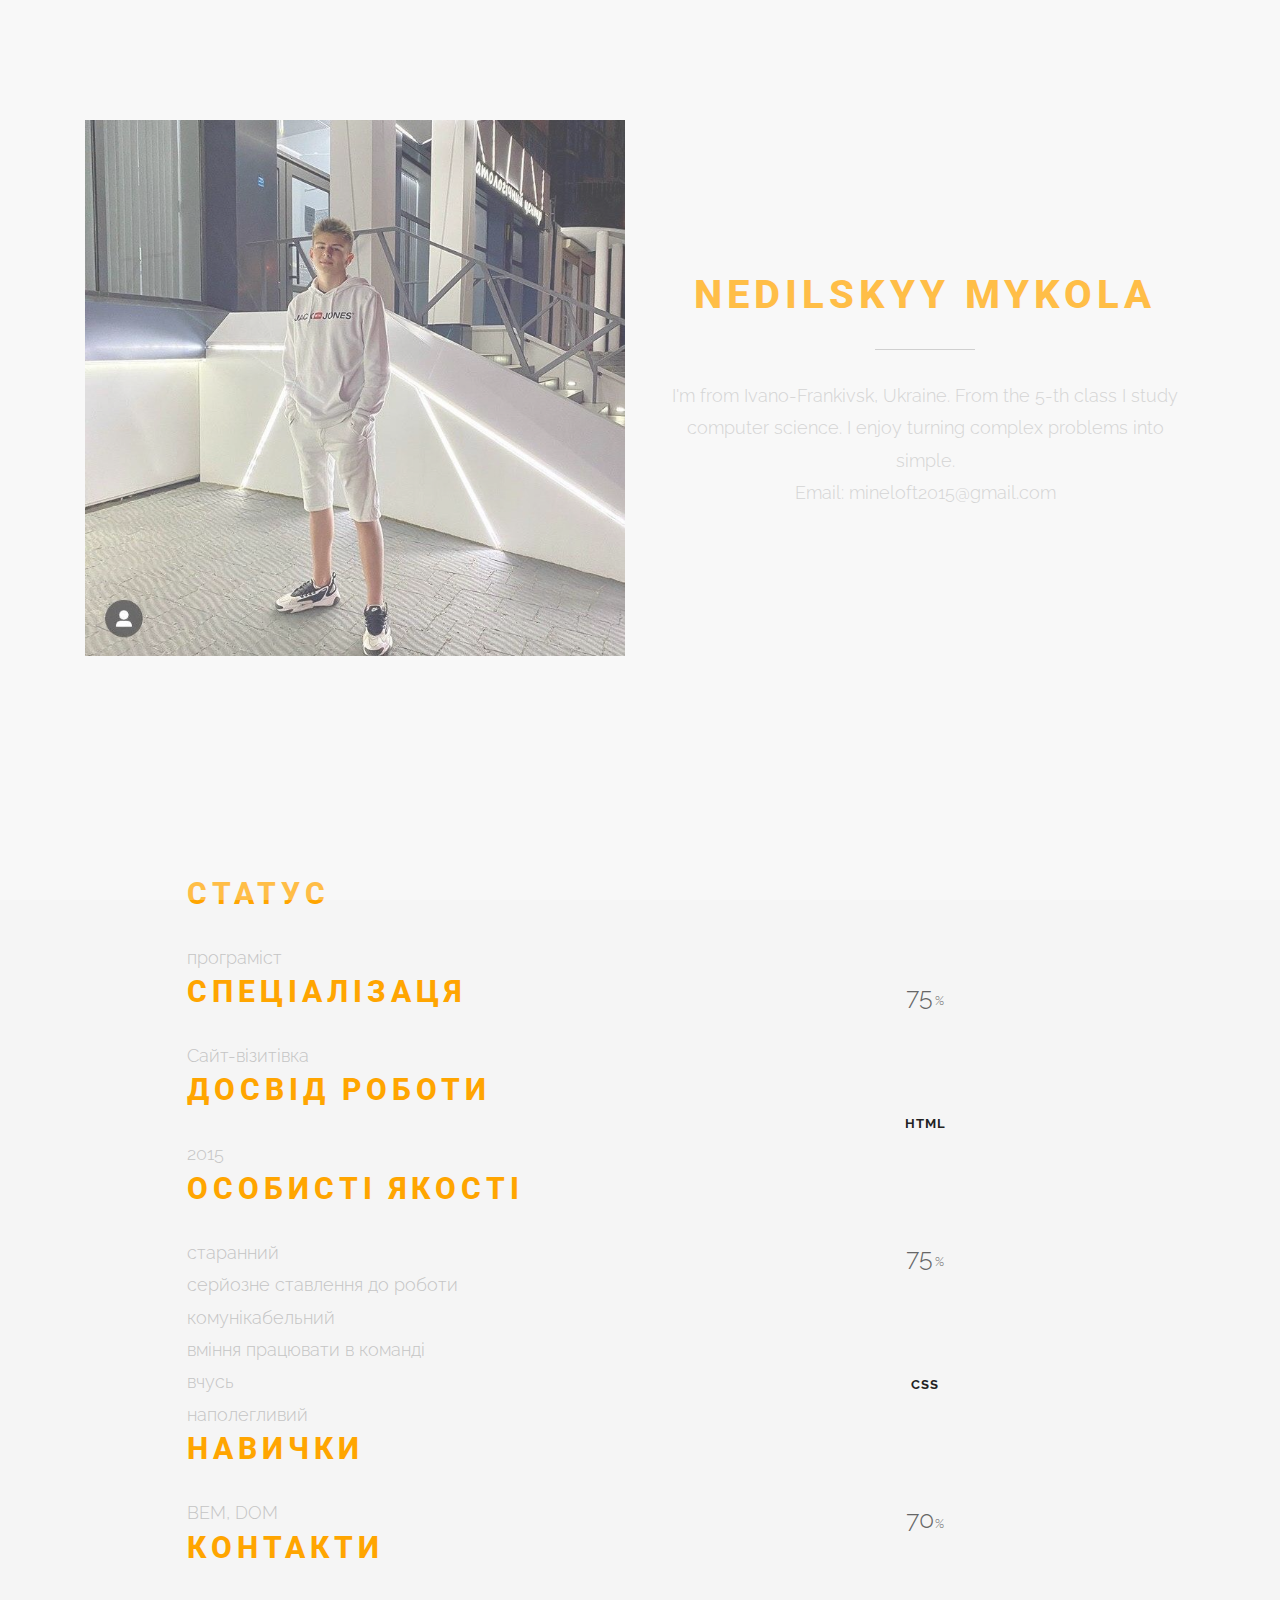
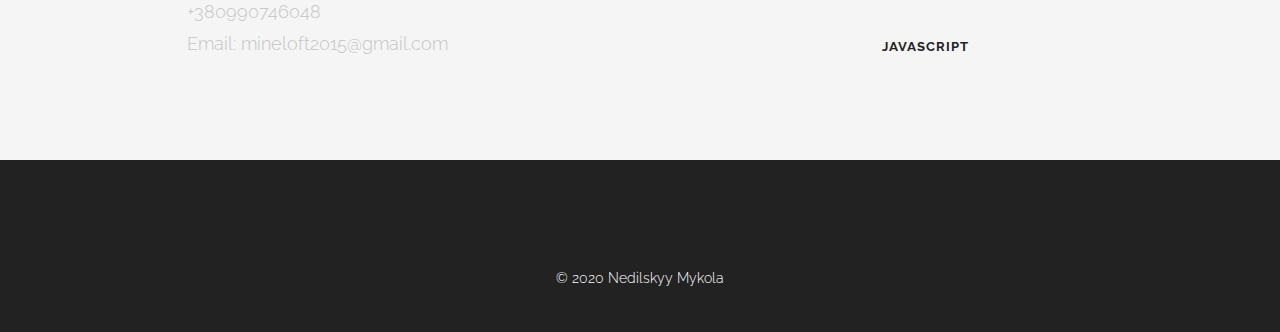
<file: mykola.html>
<!DOCTYPE html>
<html lang="en">
<head>
	<meta charset="UTF-8">
	<meta name="viewport" content="width=device-width, initial-scale=1.0">
	<meta name="description" content="">
	<meta name="author" content="">

	<title>Nedilskyy</title>


	<link href="assets/bootstrap/css/bootstrap.min.css" rel="stylesheet" media="screen">
	<link href="assets/css/font-awesome.min.css" rel="stylesheet" media="screen">
	<link href="assets/css/simple-line-icons.css" rel="stylesheet" media="screen">
	<link href="assets/css/animate.css" rel="stylesheet">

	<link href="assets/css/style.css" rel="stylesheet" media="screen">
    
    <script src="assets/js/modernizr.custom.js"></script>

    <link href="https://fonts.googleapis.com/css2?family=Lobster&family=Raleway&family=Roboto:wght@500&display=swap" rel="stylesheet">
       
</head>
<body>


	<div id="preloader">
		<div id="status"></div>
	</div>



	
	
	<section id="about" class="pfblock pfblock-gray">
		<div class="container">
			<div class="row">
				<div class="col-sm-6 pos_center disappear_phone" >
					<div class="imageinside pfblock-header wow fadeInLeft" >
						<img class="" src="assets/images/mykola.jpg" alt="">
					</div>
				</div>
				<div class="col-sm-6  pos_center"  >
					<div class="imageinside pfblock-header wow fadeInRight" >
					
						<h1 class="pfblock-title">
								NEDILSKYY MYKOLA
						</h1>
						<div class="pfblock-line"></div>
						<div class="pfblock-subtitle">
							I'm from Ivano-Frankivsk, Ukraine. From the 5-th class I study computer science. I enjoy turning complex problems into simple.
						</div>

						<div class="pfblock-subtitle">
							Email: mineloft2015@gmail.com
						</div>
					</div>
				</div>
			</div>
		</div>
	</section>

	<section id="about" class="pfblock pfblock-gray">
		<div class="container">
			<div class="row">
				<div class="col-sm-6 pos_center disappear_phone" >
					<div class="imageinside pfblock-header wow flipInX" >
					
						<h2 class="pfblock-title tl">
								статус
						</h2>
						<div class="pfblock-subtitle tl">
							програміст
						</div>
						<h2 class="pfblock-title tl">
								спеціалізаця
						</h2>
						<div class="pfblock-subtitle tl">
							Сайт-візитівка
						</div>
						<h2 class="pfblock-title tl">
								досвід роботи
						</h2>
						<div class="pfblock-subtitle tl">
							2015
						</div>
						<h2 class="pfblock-title tl">
								особисті якості
						</h2>
						<div class="pfblock-subtitle tl">
							старанний<br>
							серйозне ставлення до роботи<br>
							комунікабельний<br>
							вміння працювати в команді<br>
							вчусь<br>
							наполегливий<br>

						</div>
						<h2 class="pfblock-title tl">
								навички
						</h2>
						<div class="pfblock-subtitle tl">
							BEM, DOM 
						</div>
						<h2 class="pfblock-title tl">
								контакти
						</h2>
						<div class="pfblock-subtitle tl">
							+380990746048
						</div>
						<div class="pfblock-subtitle tl">
							Email: mineloft2015@gmail.com
						</div>

						
					</div>
				</div>
				<div class="col-sm-6  pos_center blocks_inside_down skills" id="skills"  >
					<div class="col-sm-12 col-md-4 text-center">
							<span data-percent="75" class="chart easyPieChart" style="width: 140px; height: 140px; line-height: 140px;">
	                            <span class="percent">75</span>
	                        </span>
							<h3 class="text-center">HTML</h3>
						</div>
						<div class="col-sm-12 col-md-4 text-center">
							<span data-percent="75" class="chart easyPieChart" style="width: 140px; height: 140px; line-height: 140px;">
	                            <span class="percent">75</span>
	                        </span>
							<h3 class="text-center">CSS</h3>
						</div>
						<div class="col-sm-12 col-md-4 text-center">
							<span data-percent="70" class="chart easyPieChart" style="width: 140px; height: 140px; line-height: 140px;">
	                            <span class="percent">70</span>
	                        </span>
							<h3 class="text-center">JavaScript</h3>
						</div>
				</div>
			</div>
		</div>
	</section>


	

	<footer id="footer" class="pfblock-gray">
		<div class="container">
			<div class="row">

				<div class="col-sm-12">

					<ul class="social-links">
						<li><a href="https://www.facebook.com/profile.php?id=100011397590776" class="wow fadeInUp"><i class="fa fa-facebook"></i></a></li>
						<li><a href="https://www.instagram.com/serhii_wolf/?hl=uk" class="wow fadeInUp" data-wow-delay=".4s"><i class="fa fa-instagram"></i></a></li>
						<li><a href="index.html#" class="wow fadeInUp" data-wow-delay=".5s"><i class="fa fa-envelope"></i></a></li>
					</ul>

                    <p class="copyright">
                        © 2020 Nedilskyy Mykola
					</p>

				</div>

			</div>
		</div>
	</footer>


	<div class="scroll-up">
		<a href="#home"><i class="fa fa-angle-up"></i></a>
	</div>
    
 

	<script src="assets/js/jquery-1.11.1.min.js"></script>
	<script src="assets/bootstrap/js/bootstrap.min.js"></script>
	<script src="assets/js/jquery.parallax-1.1.3.js"></script>
	<script src="assets/js/imagesloaded.pkgd.js"></script>
	<script src="assets/js/jquery.sticky.js"></script>
	<script src="assets/js/smoothscroll.js"></script>
	<script src="assets/js/wow.min.js"></script>
    <script src="assets/js/jquery.easypiechart.js"></script>
    <script src="assets/js/waypoints.min.js"></script>
    <script src="assets/js/jquery.cbpQTRotator.js"></script>
	<script src="assets/js/custom.js"></script>

</body>
</html>
</file>
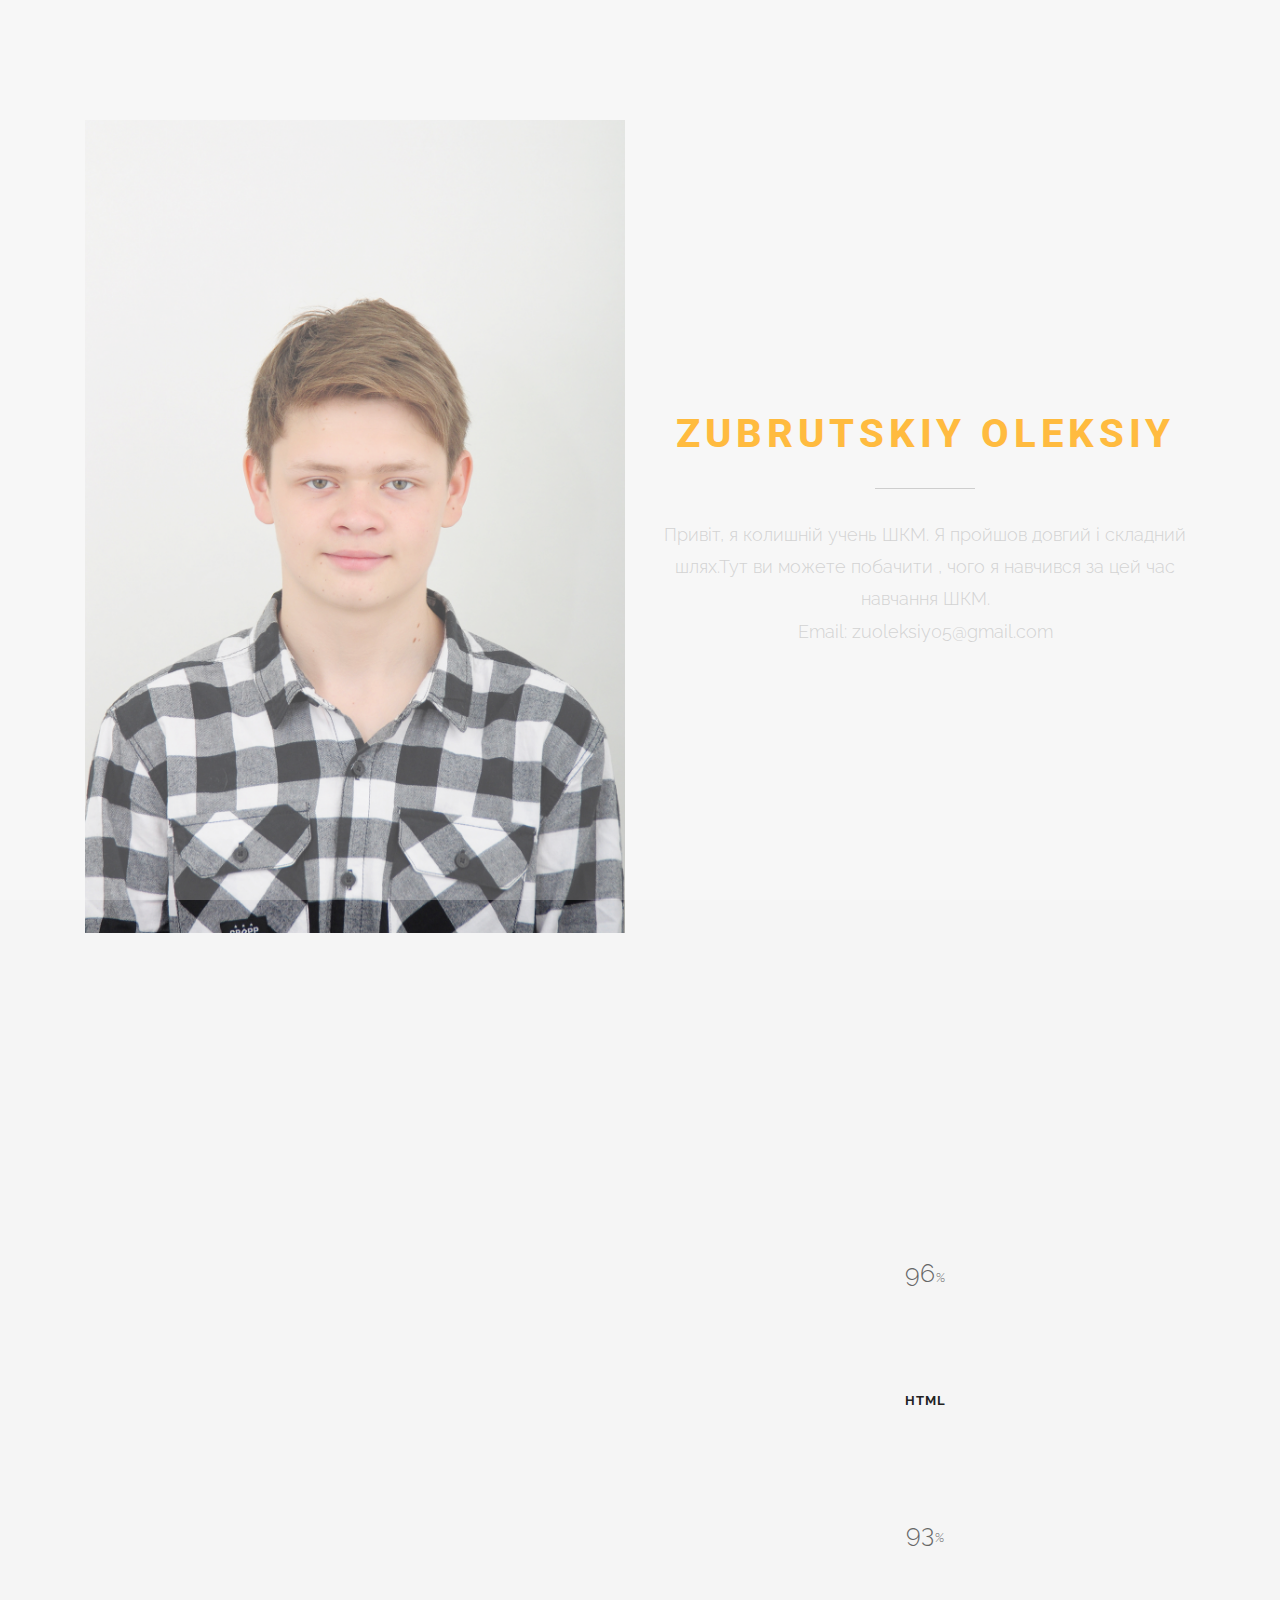
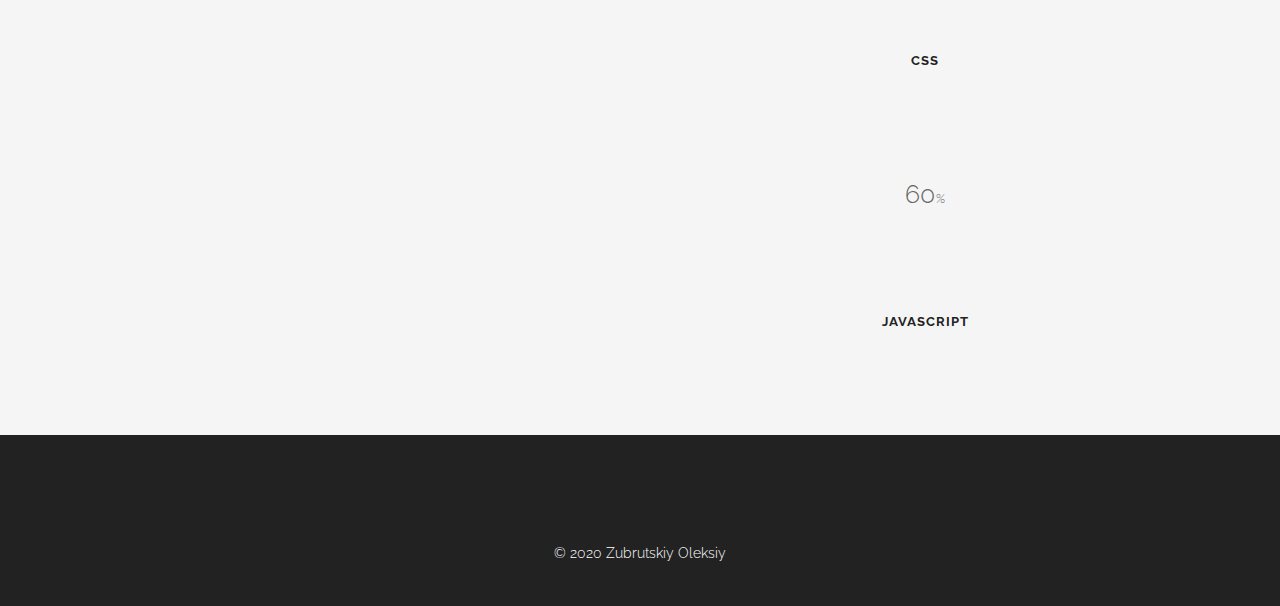
<file: oleksiy.html>
<!DOCTYPE html>
<html lang="en">
<head>
	<meta charset="UTF-8">
	<meta name="viewport" content="width=device-width, initial-scale=1.0">
	<meta name="description" content="">
	<meta name="author" content="">

	<title>Zubrutskiy</title>


	<link href="assets/bootstrap/css/bootstrap.min.css" rel="stylesheet" media="screen">
	<link href="assets/css/font-awesome.min.css" rel="stylesheet" media="screen">
	<link href="assets/css/simple-line-icons.css" rel="stylesheet" media="screen">
	<link href="assets/css/animate.css" rel="stylesheet">

	<link href="assets/css/style.css" rel="stylesheet" media="screen">
    
    <script src="assets/js/modernizr.custom.js"></script>

    <link href="https://fonts.googleapis.com/css2?family=Lobster&family=Raleway&family=Roboto:wght@500&display=swap" rel="stylesheet">
       
</head>
<body>


	<div id="preloader">
		<div id="status"></div>
	</div>



	
	
	<section id="about" class="pfblock pfblock-gray">
		<div class="container">
			<div class="row">
				<div class="col-sm-6 pos_center disappear_phone" >
					<div class="imageinside pfblock-header wow fadeInLeft" >
						<img class="AlexFotoPersonal" src="assets/images/oleksiy.jpg" alt="">
					</div>
				</div>
				<div class="col-sm-6  pos_center"  >
					<div class="imageinside pfblock-header wow fadeInRight" >
					
						<h1 class="pfblock-title">
								Zubrutskiy Oleksiy
						</h1>
						<div class="pfblock-line"></div>
						<div class="pfblock-subtitle">
							Привіт, я колишній учень ШКМ. Я пройшов довгий і складний шлях.Тут ви можете побачити , чого я навчився за цей час навчання ШКМ.
						</div>

						<div class="pfblock-subtitle">
							Email: zuoleksiy05@gmail.com
						</div>
					</div>
				</div>
			</div>
		</div>
	</section>

	<section id="about" class="pfblock pfblock-gray">
		<div class="container">
			<div class="row">
				<div class="col-sm-6 pos_center disappear_phone" >
					<div class="imageinside pfblock-header wow flipInX" >
					
						<h2 class="pfblock-title tl">
								статус
						</h2>
						<div class="pfblock-subtitle tl">
							програміст
						</div>
						<h2 class="pfblock-title tl">
								спеціалізаця
						</h2>
						<div class="pfblock-subtitle tl">
							Сайт-візитівка
						</div>
						<h2 class="pfblock-title tl">
								досвід роботи
						</h2>
						<div class="pfblock-subtitle tl">
							2016
						</div>
						<h2 class="pfblock-title tl">
								особисті якості
						</h2>
						<div class="pfblock-subtitle tl">
							Старанний<br>
							Комунікабельний<br>
							Вміння працювати в команді<br>
							Вміння підтримати людину коли це потрібно<br>
							Відповідальний<br>

						</div>
						<h2 class="pfblock-title tl">
								навички
						</h2>
						<div class="pfblock-subtitle tl">
							BEM, DOM 
						</div>
						<h2 class="pfblock-title tl">
								контакти
						</h2>
						<div class="pfblock-subtitle tl">
						+380501002530
						</div>
						<div class="pfblock-subtitle tl">
							Email: zuoleksiy05@gmail.com
						</div>

						
					</div>
				</div>
				<div class="col-sm-6  pos_center blocks_inside_down skills" id="skills"  >
					<div class="col-sm-12 col-md-4 text-center">
							<span data-percent="96" class="chart easyPieChart" style="width: 140px; height: 140px; line-height: 140px;">
	                            <span class="percent">96</span>
	                        </span>
							<h3 class="text-center">HTML</h3>
						</div>
						<div class="col-sm-12 col-md-4 text-center">
							<span data-percent="93" class="chart easyPieChart" style="width: 140px; height: 140px; line-height: 140px;">
	                            <span class="percent">93</span>
	                        </span>
							<h3 class="text-center">CSS</h3>
						</div>
						<div class="col-sm-12 col-md-4 text-center">
							<span data-percent="60" class="chart easyPieChart" style="width: 140px; height: 140px; line-height: 140px;">
	                            <span class="percent">60</span>
	                        </span>
							<h3 class="text-center">JavaScript</h3>
						</div>
				</div>
			</div>
		</div>
	</section>


	

	<footer id="footer" class="pfblock-gray">
		<div class="container">
			<div class="row">

				<div class="col-sm-12">

					<ul class="social-links">
						<li><a href="https://www.facebook.com/old_kosmonavt/" class="wow fadeInUp"><i class="fa fa-facebook"></i></a></li>
						<li><a href="https://www.instagram.com/old_kosmonavt/" class="wow fadeInUp" data-wow-delay=".4s"><i class="fa fa-instagram"></i></a></li>
						<li><a href="index.html#" class="wow fadeInUp" data-wow-delay=".5s"><i class="fa fa-envelope"></i></a></li>
					</ul>

                    <p class="copyright">
                        © 2020 Zubrutskiy Oleksiy
					</p>

				</div>

			</div>
		</div>
	</footer>


	<div class="scroll-up">
		<a href="#home"><i class="fa fa-angle-up"></i></a>
	</div>
    
 

	<script src="assets/js/jquery-1.11.1.min.js"></script>
	<script src="assets/bootstrap/js/bootstrap.min.js"></script>
	<script src="assets/js/jquery.parallax-1.1.3.js"></script>
	<script src="assets/js/imagesloaded.pkgd.js"></script>
	<script src="assets/js/jquery.sticky.js"></script>
	<script src="assets/js/smoothscroll.js"></script>
	<script src="assets/js/wow.min.js"></script>
    <script src="assets/js/jquery.easypiechart.js"></script>
    <script src="assets/js/waypoints.min.js"></script>
    <script src="assets/js/jquery.cbpQTRotator.js"></script>
	<script src="assets/js/custom.js"></script>

</body>
</html>
</file>
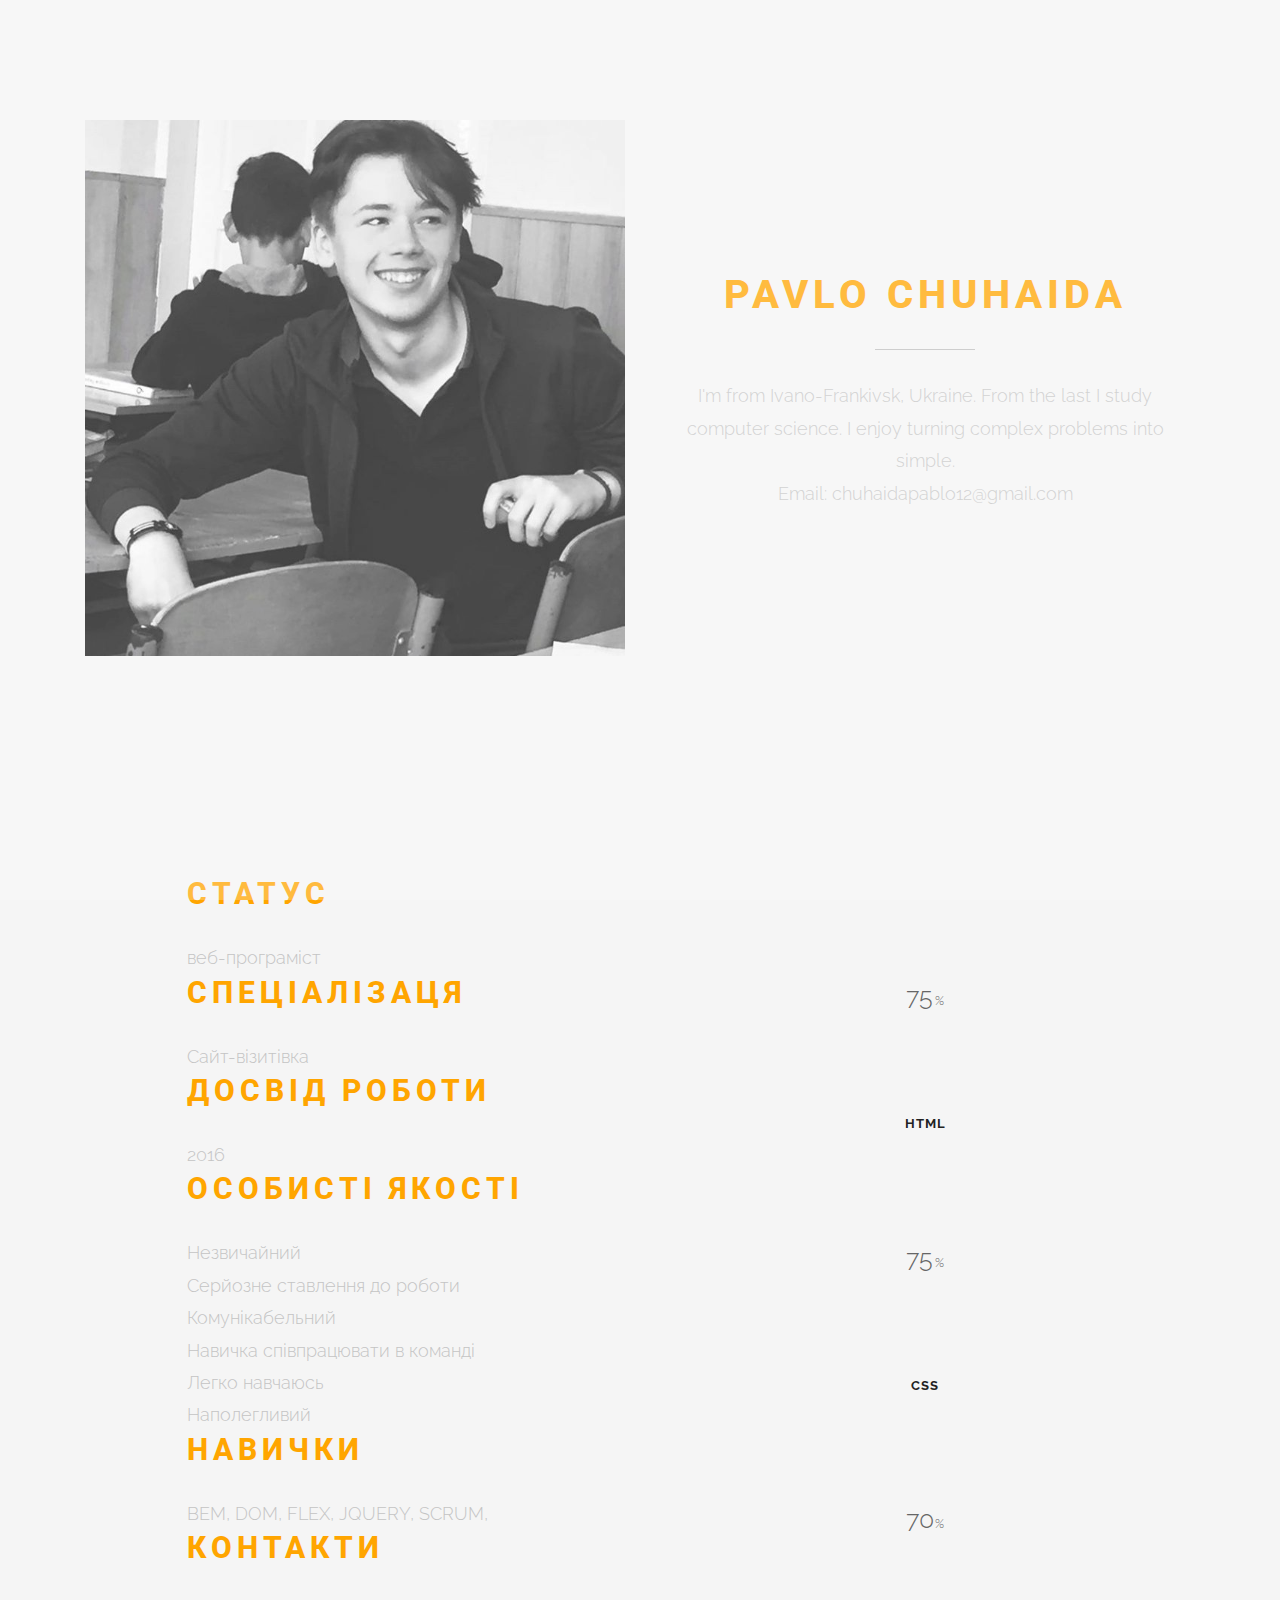
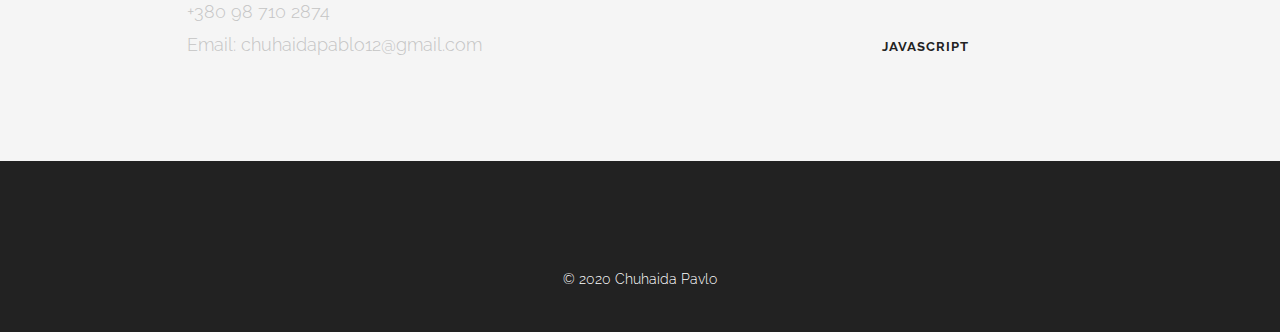
<file: pavlo.html>
<!DOCTYPE html>
<html lang="en">
<head>
	<meta charset="UTF-8">
	<meta name="viewport" content="width=device-width, initial-scale=1.0">
	<meta name="description" content="">
	<meta name="author" content="">

	<title>Chuhaida</title>


	<link href="assets/bootstrap/css/bootstrap.min.css" rel="stylesheet" media="screen">
	<link href="assets/css/font-awesome.min.css" rel="stylesheet" media="screen">
	<link href="assets/css/simple-line-icons.css" rel="stylesheet" media="screen">
	<link href="assets/css/animate.css" rel="stylesheet">

	<link href="assets/css/style.css" rel="stylesheet" media="screen">
    
    <script src="assets/js/modernizr.custom.js"></script>

    <link href="https://fonts.googleapis.com/css2?family=Lobster&family=Raleway&family=Roboto:wght@500&display=swap" rel="stylesheet">
       
</head>
<body>


	<div id="preloader">
		<div id="status"></div>
	</div>



	
	
	<section id="about" class="pfblock pfblock-gray">
		<div class="container">
			<div class="row">
				<div class="col-sm-6 pos_center disappear_phone" >
					<div class="imageinside pfblock-header wow fadeInLeft" >
						<img class="" src="assets/images/pavlo.jpg" alt="">
					</div>
				</div>
				<div class="col-sm-6  pos_center"  >
					<div class="imageinside pfblock-header wow fadeInRight" >
					
						<h1 class="pfblock-title">
								Pavlo Chuhaida
						</h1>
						<div class="pfblock-line"></div>
						<div class="pfblock-subtitle">
							I'm from Ivano-Frankivsk, Ukraine. From the last I study computer science. I enjoy turning complex problems into simple.
						</div>

						<div class="pfblock-subtitle">
							Email: chuhaidapablo12@gmail.com
						</div>
					</div>
				</div>
			</div>
		</div>
	</section>

	<section id="about" class="pfblock pfblock-gray">
		<div class="container">
			<div class="row">
				<div class="col-sm-6 pos_center disappear_phone" >
					<div class="imageinside pfblock-header wow flipInX" >
					
						<h2 class="pfblock-title tl">
							Cтатус
						</h2>
						<div class="pfblock-subtitle tl">
							веб-програміст
						</div>
						<h2 class="pfblock-title tl">
							спеціалізаця
						</h2>
						<div class="pfblock-subtitle tl">
							Сайт-візитівка
						</div>
						<h2 class="pfblock-title tl">
							Досвід роботи
						</h2>
						<div class="pfblock-subtitle tl">
							2016
						</div>
						<h2 class="pfblock-title tl">
							особисті якості
						</h2>
						<div class="pfblock-subtitle tl">
							Незвичайний<br>
							Серйозне ставлення до роботи<br>
							Комунікабельний<br>
							Навичка співпрацювати в команді<br>
							Легко навчаюсь<br>
							Наполегливий<br>

						</div>
						<h2 class="pfblock-title tl">
							навички
						</h2>
						<div class="pfblock-subtitle tl">
							BEM, DOM, FLEX, JQUERY, SCRUM, 
						</div>
						<h2 class="pfblock-title tl">
							контакти
						</h2>
						<div class="pfblock-subtitle tl">
							+380 98 710 2874
						</div>
						<div class="pfblock-subtitle tl">
							Email: chuhaidapablo12@gmail.com
						</div>

						
					</div>
				</div>
				<div class="col-sm-6  pos_center blocks_inside_down skills" id="skills"  >
					<div class="col-sm-12 col-md-4 text-center">
							<span data-percent="75" class="chart easyPieChart" style="width: 140px; height: 140px; line-height: 140px;">
	                            <span class="percent">75</span>
	                        </span>
							<h3 class="text-center">HTML</h3>
						</div>
						<div class="col-sm-12 col-md-4 text-center">
							<span data-percent="75" class="chart easyPieChart" style="width: 140px; height: 140px; line-height: 140px;">
	                            <span class="percent">75</span>
	                        </span>
							<h3 class="text-center">CSS</h3>
						</div>
						<div class="col-sm-12 col-md-4 text-center">
							<span data-percent="70" class="chart easyPieChart" style="width: 140px; height: 140px; line-height: 140px;">
	                            <span class="percent">70</span>
	                        </span>
							<h3 class="text-center">JavaScript</h3>
						</div>
				</div>
			</div>
		</div>
	</section>


	

	<footer id="footer" class="pfblock-gray">
		<div class="container">
			<div class="row">

				<div class="col-sm-12">

					<ul class="social-links">
						<li><a href="https://www.facebook.com/pavlo.chuhaida.9" class="wow fadeInUp"><i class="fa fa-facebook"></i></a></li>
						<li><a href="https://www.instagram.com/_goropchik_/" class="wow fadeInUp" data-wow-delay=".4s"><i class="fa fa-instagram"></i></a></li>
						<li><a href="index.html#" class="wow fadeInUp" data-wow-delay=".5s"><i class="fa fa-envelope"></i></a></li>
					</ul>

                    <p class="copyright">
                        © 2020 Chuhaida Pavlo 
					</p>

				</div>

			</div>
		</div>
	</footer>


	<div class="scroll-up">
		<a href="#home"><i class="fa fa-angle-up"></i></a>
	</div>
    
 

	<script src="assets/js/jquery-1.11.1.min.js"></script>
	<script src="assets/bootstrap/js/bootstrap.min.js"></script>
	<script src="assets/js/jquery.parallax-1.1.3.js"></script>
	<script src="assets/js/imagesloaded.pkgd.js"></script>
	<script src="assets/js/jquery.sticky.js"></script>
	<script src="assets/js/smoothscroll.js"></script>
	<script src="assets/js/wow.min.js"></script>
    <script src="assets/js/jquery.easypiechart.js"></script>
    <script src="assets/js/waypoints.min.js"></script>
    <script src="assets/js/jquery.cbpQTRotator.js"></script>
	<script src="assets/js/custom.js"></script>

</body>
</html>
</file>
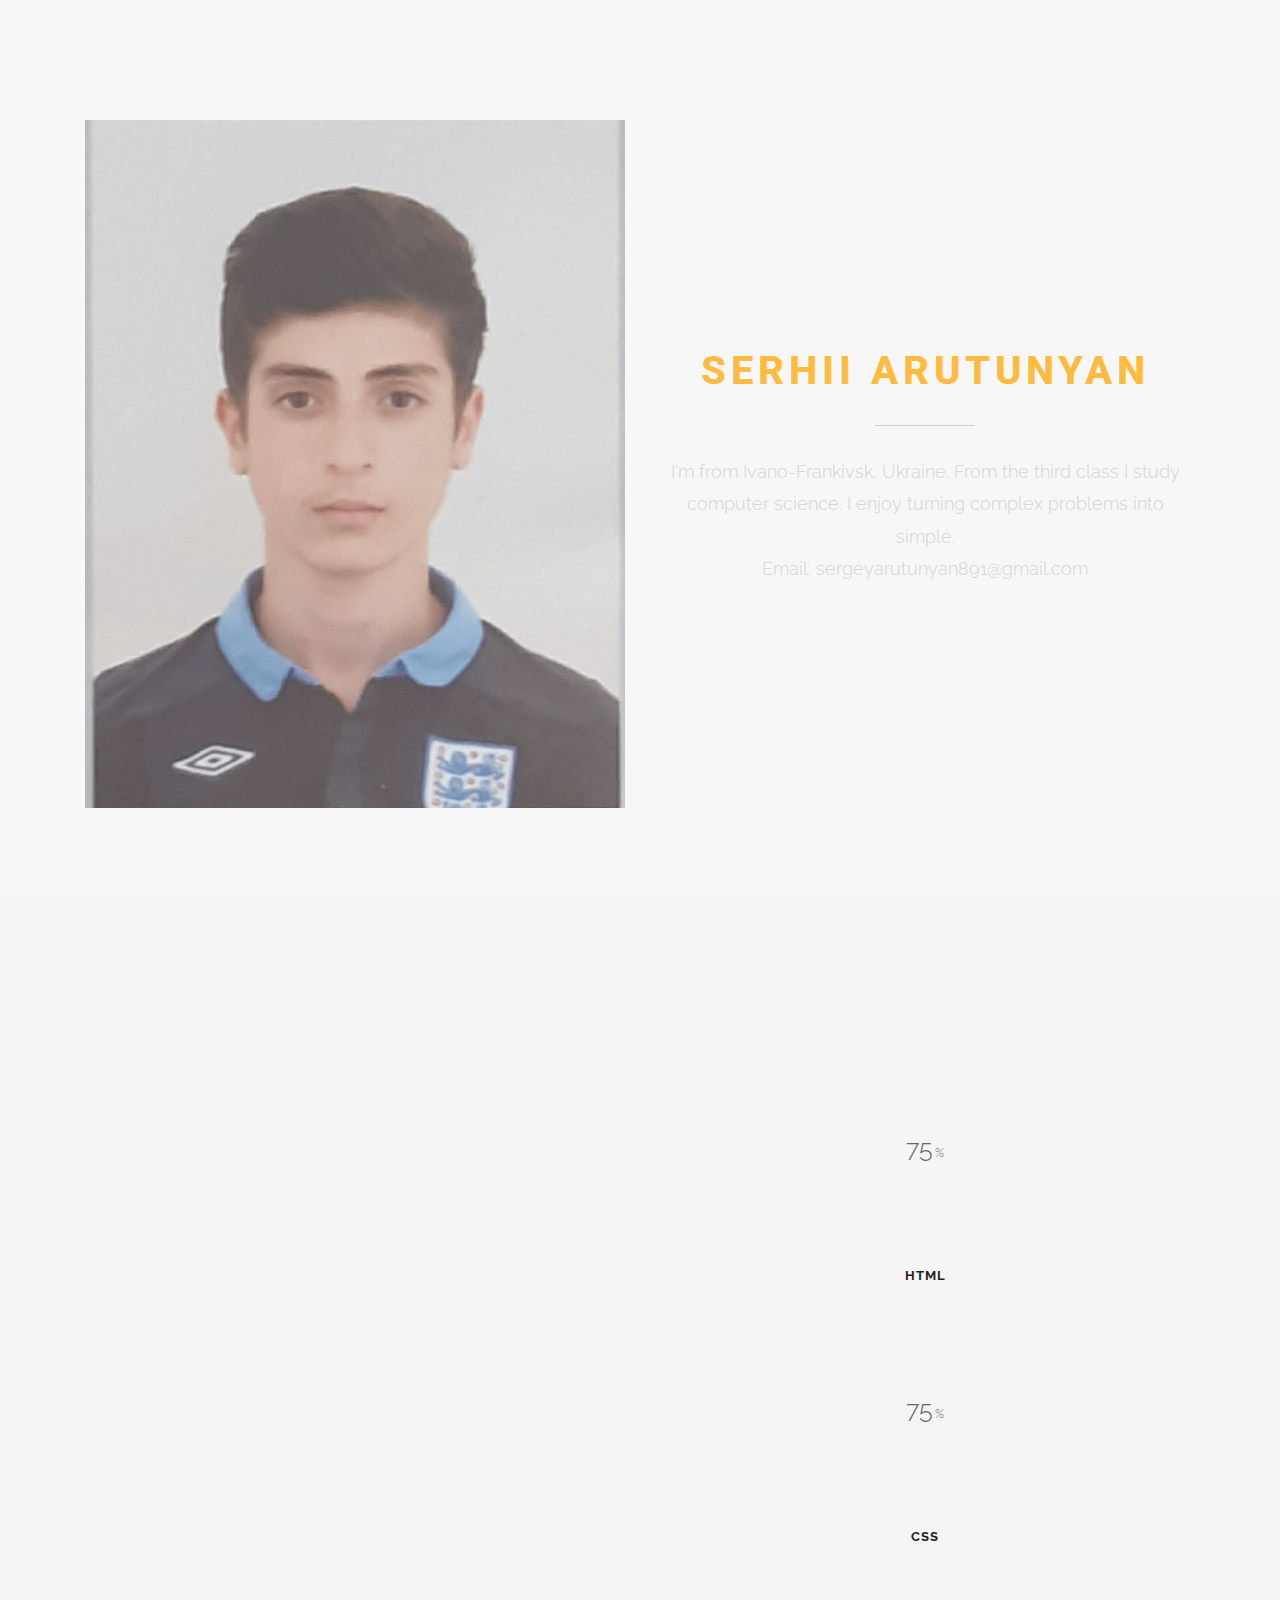
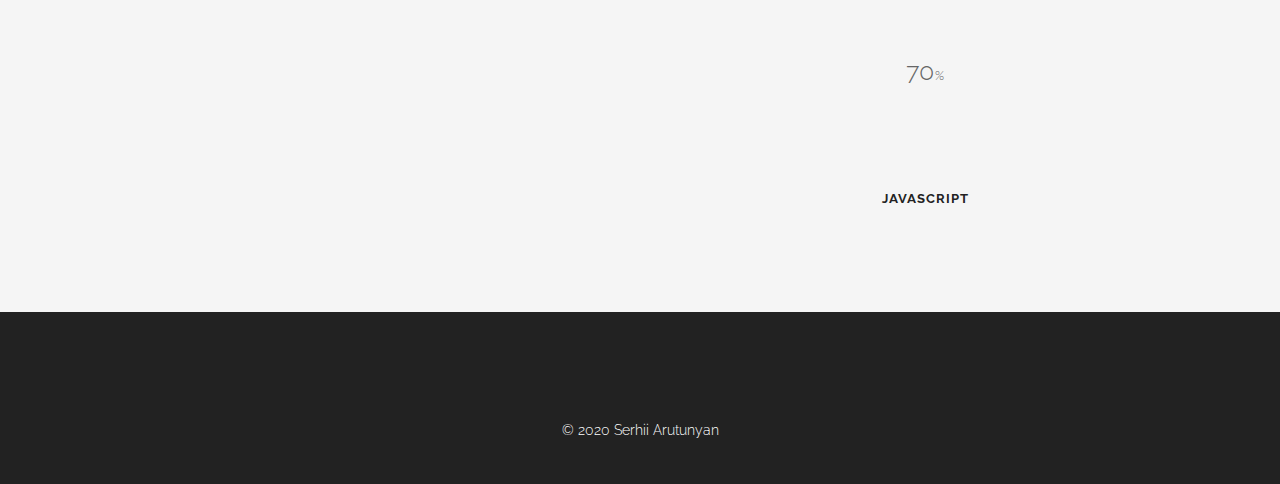
<file: serhiy.html>
<!DOCTYPE html>
<html lang="en">
<head>
	<meta charset="UTF-8">
	<meta name="viewport" content="width=device-width, initial-scale=1.0">
	<meta name="description" content="">
	<meta name="author" content="">

	<title>Arutunyan</title>


	<link href="assets/bootstrap/css/bootstrap.min.css" rel="stylesheet" media="screen">
	<link href="assets/css/font-awesome.min.css" rel="stylesheet" media="screen">
	<link href="assets/css/simple-line-icons.css" rel="stylesheet" media="screen">
	<link href="assets/css/animate.css" rel="stylesheet">

	<link href="assets/css/style.css" rel="stylesheet" media="screen">
    
    <script src="assets/js/modernizr.custom.js"></script>

    <link href="https://fonts.googleapis.com/css2?family=Lobster&family=Raleway&family=Roboto:wght@500&display=swap" rel="stylesheet">
       
</head>
<body>


	<div id="preloader">
		<div id="status"></div>
	</div>



	
	
	<section id="about" class="pfblock pfblock-gray">
		<div class="container">
			<div class="row">
				<div class="col-sm-6 pos_center disappear_phone" >
					<div class="imageinside pfblock-header wow fadeInLeft" >
						<img class="" src="assets/images/sergey.jpg" alt="">
					</div>
				</div>
				<div class="col-sm-6  pos_center"  >
					<div class="imageinside pfblock-header wow fadeInRight" >
					
						<h1 class="pfblock-title">
								SERHII ARUTUNYAN
						</h1>
						<div class="pfblock-line"></div>
						<div class="pfblock-subtitle">
							I'm from Ivano-Frankivsk, Ukraine. From the third class I study computer science. I enjoy turning complex problems into simple.
						</div>

						<div class="pfblock-subtitle">
							Email: sergeyarutunyan891@gmail.com
						</div>
					</div>
				</div>
			</div>
		</div>
	</section>

	<section id="about" class="pfblock pfblock-gray">
		<div class="container">
			<div class="row">
				<div class="col-sm-6 pos_center disappear_phone" >
					<div class="imageinside pfblock-header wow flipInX" >
					
						<h2 class="pfblock-title tl">
								статус
						</h2>
						<div class="pfblock-subtitle tl">
							програміст
						</div>
						<h2 class="pfblock-title tl">
								спеціалізаця
						</h2>
						<div class="pfblock-subtitle tl">
							Сайт-візитівка
						</div>
						<h2 class="pfblock-title tl">
								досвід роботи
						</h2>
						<div class="pfblock-subtitle tl">
							2015
						</div>
						<h2 class="pfblock-title tl">
								особисті якості
						</h2>
						<div class="pfblock-subtitle tl">
							старанний<br>
							серйозне ставлення до роботи<br>
							комунікабельний<br>
							вміння працювати в команді<br>
							вчусь<br>
							наполегливий<br>

						</div>
						<h2 class="pfblock-title tl">
								навички
						</h2>
						<div class="pfblock-subtitle tl">
							BEM, DOM 
						</div>
						<h2 class="pfblock-title tl">
								контакти
						</h2>
						<div class="pfblock-subtitle tl">
							+380666771081
						</div>
						<div class="pfblock-subtitle tl">
							Email: sergeyarutunyan891@gmail.com
						</div>

						
					</div>
				</div>
				<div class="col-sm-6  pos_center blocks_inside_down skills" id="skills"  >
					<div class="col-sm-12 col-md-4 text-center">
							<span data-percent="75" class="chart easyPieChart" style="width: 140px; height: 140px; line-height: 140px;">
	                            <span class="percent">75</span>
	                        </span>
							<h3 class="text-center">HTML</h3>
						</div>
						<div class="col-sm-12 col-md-4 text-center">
							<span data-percent="75" class="chart easyPieChart" style="width: 140px; height: 140px; line-height: 140px;">
	                            <span class="percent">75</span>
	                        </span>
							<h3 class="text-center">CSS</h3>
						</div>
						<div class="col-sm-12 col-md-4 text-center">
							<span data-percent="70" class="chart easyPieChart" style="width: 140px; height: 140px; line-height: 140px;">
	                            <span class="percent">70</span>
	                        </span>
							<h3 class="text-center">JavaScript</h3>
						</div>
				</div>
			</div>
		</div>
	</section>


	

	<footer id="footer" class="pfblock-gray">
		<div class="container">
			<div class="row">

				<div class="col-sm-12">

					<ul class="social-links">
						<li><a href="https://www.facebook.com/profile.php?id=100011397590776" class="wow fadeInUp"><i class="fa fa-facebook"></i></a></li>
						<li><a href="https://www.instagram.com/serhii_wolf/?hl=uk" class="wow fadeInUp" data-wow-delay=".4s"><i class="fa fa-instagram"></i></a></li>
						<li><a href="index.html#" class="wow fadeInUp" data-wow-delay=".5s"><i class="fa fa-envelope"></i></a></li>
					</ul>

                    <p class="copyright">
                        © 2020 Serhii Arutunyan
					</p>

				</div>

			</div>
		</div>
	</footer>


	<div class="scroll-up">
		<a href="#home"><i class="fa fa-angle-up"></i></a>
	</div>
    
 

	<script src="assets/js/jquery-1.11.1.min.js"></script>
	<script src="assets/bootstrap/js/bootstrap.min.js"></script>
	<script src="assets/js/jquery.parallax-1.1.3.js"></script>
	<script src="assets/js/imagesloaded.pkgd.js"></script>
	<script src="assets/js/jquery.sticky.js"></script>
	<script src="assets/js/smoothscroll.js"></script>
	<script src="assets/js/wow.min.js"></script>
    <script src="assets/js/jquery.easypiechart.js"></script>
    <script src="assets/js/waypoints.min.js"></script>
    <script src="assets/js/jquery.cbpQTRotator.js"></script>
	<script src="assets/js/custom.js"></script>

</body>
</html>
</file>
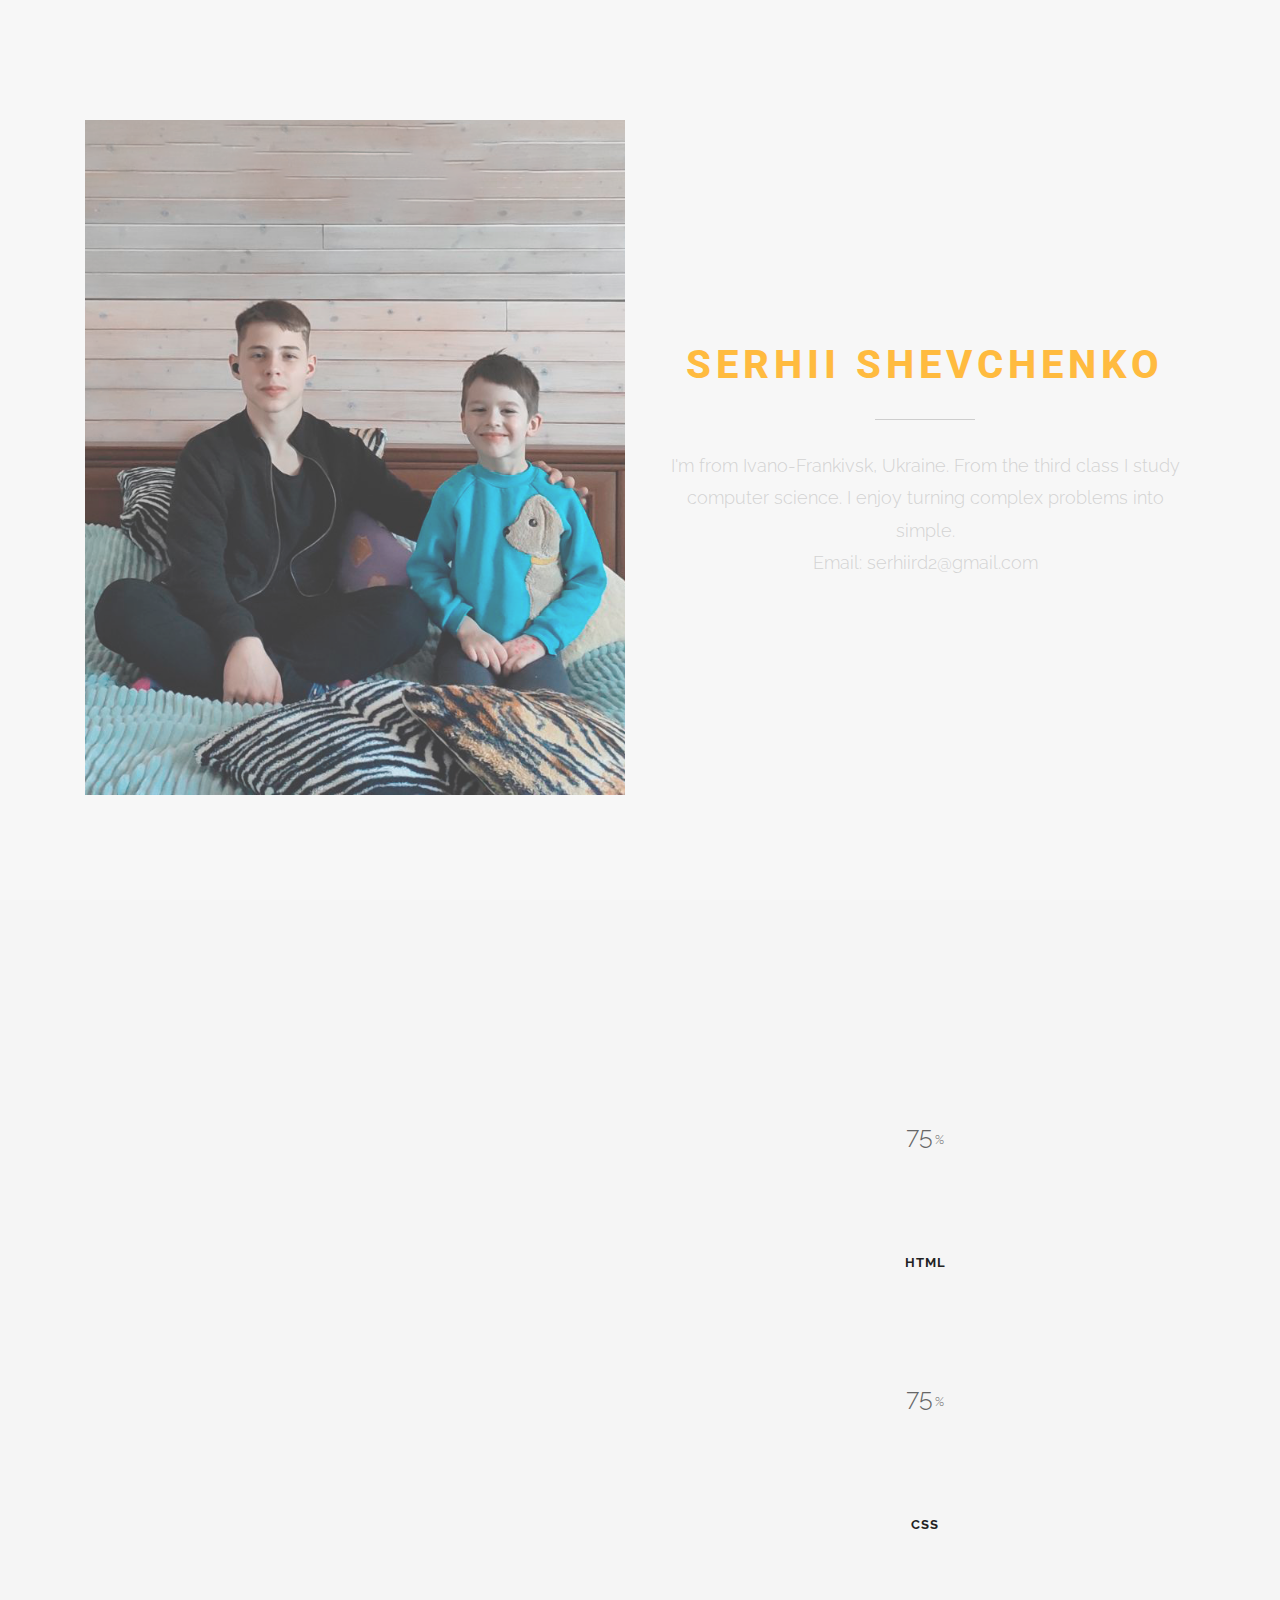
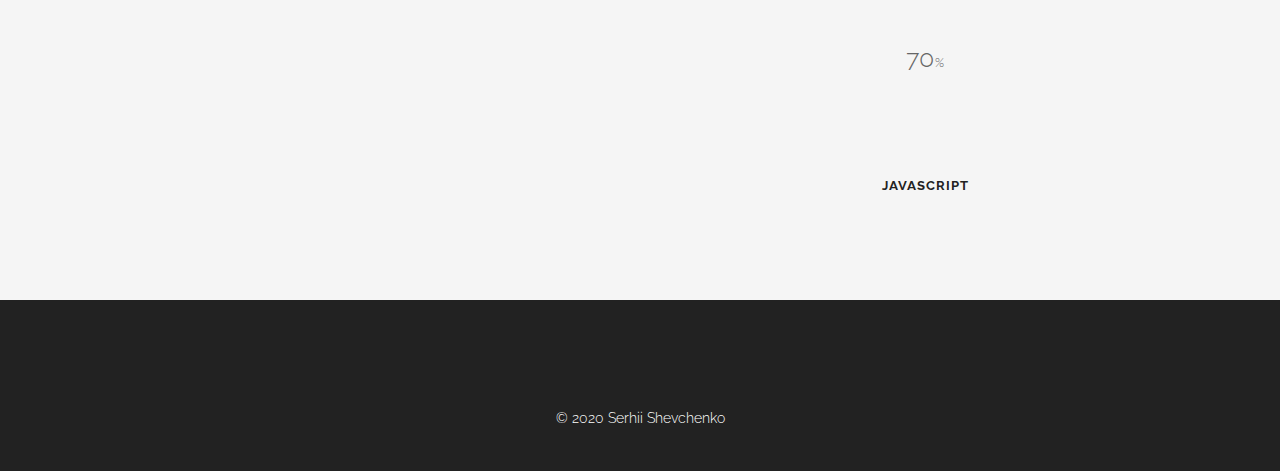
<file: shevchenko.html>
<!DOCTYPE html>
<html lang="en">
<head>
	<meta charset="UTF-8">
	<meta name="viewport" content="width=device-width, initial-scale=1.0">
	<meta name="description" content="">
	<meta name="author" content="">

	<title>Shevchenko</title>


	<link href="assets/bootstrap/css/bootstrap.min.css" rel="stylesheet" media="screen">
	<link href="assets/css/font-awesome.min.css" rel="stylesheet" media="screen">
	<link href="assets/css/simple-line-icons.css" rel="stylesheet" media="screen">
	<link href="assets/css/animate.css" rel="stylesheet">

	<link href="assets/css/style.css" rel="stylesheet" media="screen">
    
    <script src="assets/js/modernizr.custom.js"></script>

    <link href="https://fonts.googleapis.com/css2?family=Lobster&family=Raleway&family=Roboto:wght@500&display=swap" rel="stylesheet">
       
</head>
<body>


	<div id="preloader">
		<div id="status"></div>
	</div>



	
	
	<section id="about" class="pfblock pfblock-gray">
		<div class="container">
			<div class="row">
				<div class="col-sm-6 pos_center disappear_phone" >
					<div class="imageinside pfblock-header wow fadeInLeft" >
						<img class="" src="assets/images/portfolio_about.png" alt="">
					</div>
				</div>
				<div class="col-sm-6  pos_center"  >
					<div class="imageinside pfblock-header wow fadeInRight" >
					
						<h1 class="pfblock-title">
								SERHII SHEVCHENKO
						</h1>
						<div class="pfblock-line"></div>
						<div class="pfblock-subtitle">
							I'm from Ivano-Frankivsk, Ukraine. From the third class I study computer science. I enjoy turning complex problems into simple.
						</div>

						<div class="pfblock-subtitle">
							Email: serhiird2@gmail.com
						</div>
					</div>
				</div>
			</div>
		</div>
	</section>

	<section id="about" class="pfblock pfblock-gray">
		<div class="container">
			<div class="row">
				<div class="col-sm-6 pos_center disappear_phone" >
					<div class="imageinside pfblock-header wow flipInX" >
					
						<h2 class="pfblock-title tl">
								статус
						</h2>
						<div class="pfblock-subtitle tl">
							програміст
						</div>
						<h2 class="pfblock-title tl">
								спеціалізаця
						</h2>
						<div class="pfblock-subtitle tl">
							Сайт-візитівка
						</div>
						<h2 class="pfblock-title tl">
								досвід роботи
						</h2>
						<div class="pfblock-subtitle tl">
							2015
						</div>
						<h2 class="pfblock-title tl">
								особисті якості
						</h2>
						<div class="pfblock-subtitle tl">
							старанний<br>
							серйозне ставлення до роботи<br>
							комунікабельний<br>
							вміння працювати в команді<br>
							вчусь<br>
							наполегливий<br>

						</div>
						<h2 class="pfblock-title tl">
								навички
						</h2>
						<div class="pfblock-subtitle tl">
							BEM, DOM 
						</div>
						<h2 class="pfblock-title tl">
								контакти
						</h2>
						<div class="pfblock-subtitle tl">
							+380666771081
						</div>
						<div class="pfblock-subtitle tl">
							Email: serhiird2@gmail.com
						</div>

						
					</div>
				</div>
				<div class="col-sm-6  pos_center blocks_inside_down skills" id="skills"  >
					<div class="col-sm-12 col-md-4 text-center">
							<span data-percent="75" class="chart easyPieChart" style="width: 140px; height: 140px; line-height: 140px;">
	                            <span class="percent">75</span>
	                        </span>
							<h3 class="text-center">HTML</h3>
						</div>
						<div class="col-sm-12 col-md-4 text-center">
							<span data-percent="75" class="chart easyPieChart" style="width: 140px; height: 140px; line-height: 140px;">
	                            <span class="percent">75</span>
	                        </span>
							<h3 class="text-center">CSS</h3>
						</div>
						<div class="col-sm-12 col-md-4 text-center">
							<span data-percent="70" class="chart easyPieChart" style="width: 140px; height: 140px; line-height: 140px;">
	                            <span class="percent">70</span>
	                        </span>
							<h3 class="text-center">JavaScript</h3>
						</div>
				</div>
			</div>
		</div>
	</section>


	

	<footer id="footer" class="pfblock-gray">
		<div class="container">
			<div class="row">

				<div class="col-sm-12">

					<ul class="social-links">
						<li><a href="https://www.facebook.com/profile.php?id=100011397590776" class="wow fadeInUp"><i class="fa fa-facebook"></i></a></li>
						<li><a href="https://www.instagram.com/serhii_wolf/?hl=uk" class="wow fadeInUp" data-wow-delay=".4s"><i class="fa fa-instagram"></i></a></li>
						<li><a href="index.html#" class="wow fadeInUp" data-wow-delay=".5s"><i class="fa fa-envelope"></i></a></li>
					</ul>

                    <p class="copyright">
                        © 2020 Serhii Shevchenko 
					</p>

				</div>

			</div>
		</div>
	</footer>


	<div class="scroll-up">
		<a href="#home"><i class="fa fa-angle-up"></i></a>
	</div>
    
 

	<script src="assets/js/jquery-1.11.1.min.js"></script>
	<script src="assets/bootstrap/js/bootstrap.min.js"></script>
	<script src="assets/js/jquery.parallax-1.1.3.js"></script>
	<script src="assets/js/imagesloaded.pkgd.js"></script>
	<script src="assets/js/jquery.sticky.js"></script>
	<script src="assets/js/smoothscroll.js"></script>
	<script src="assets/js/wow.min.js"></script>
    <script src="assets/js/jquery.easypiechart.js"></script>
    <script src="assets/js/waypoints.min.js"></script>
    <script src="assets/js/jquery.cbpQTRotator.js"></script>
	<script src="assets/js/custom.js"></script>

</body>
</html>
</file>
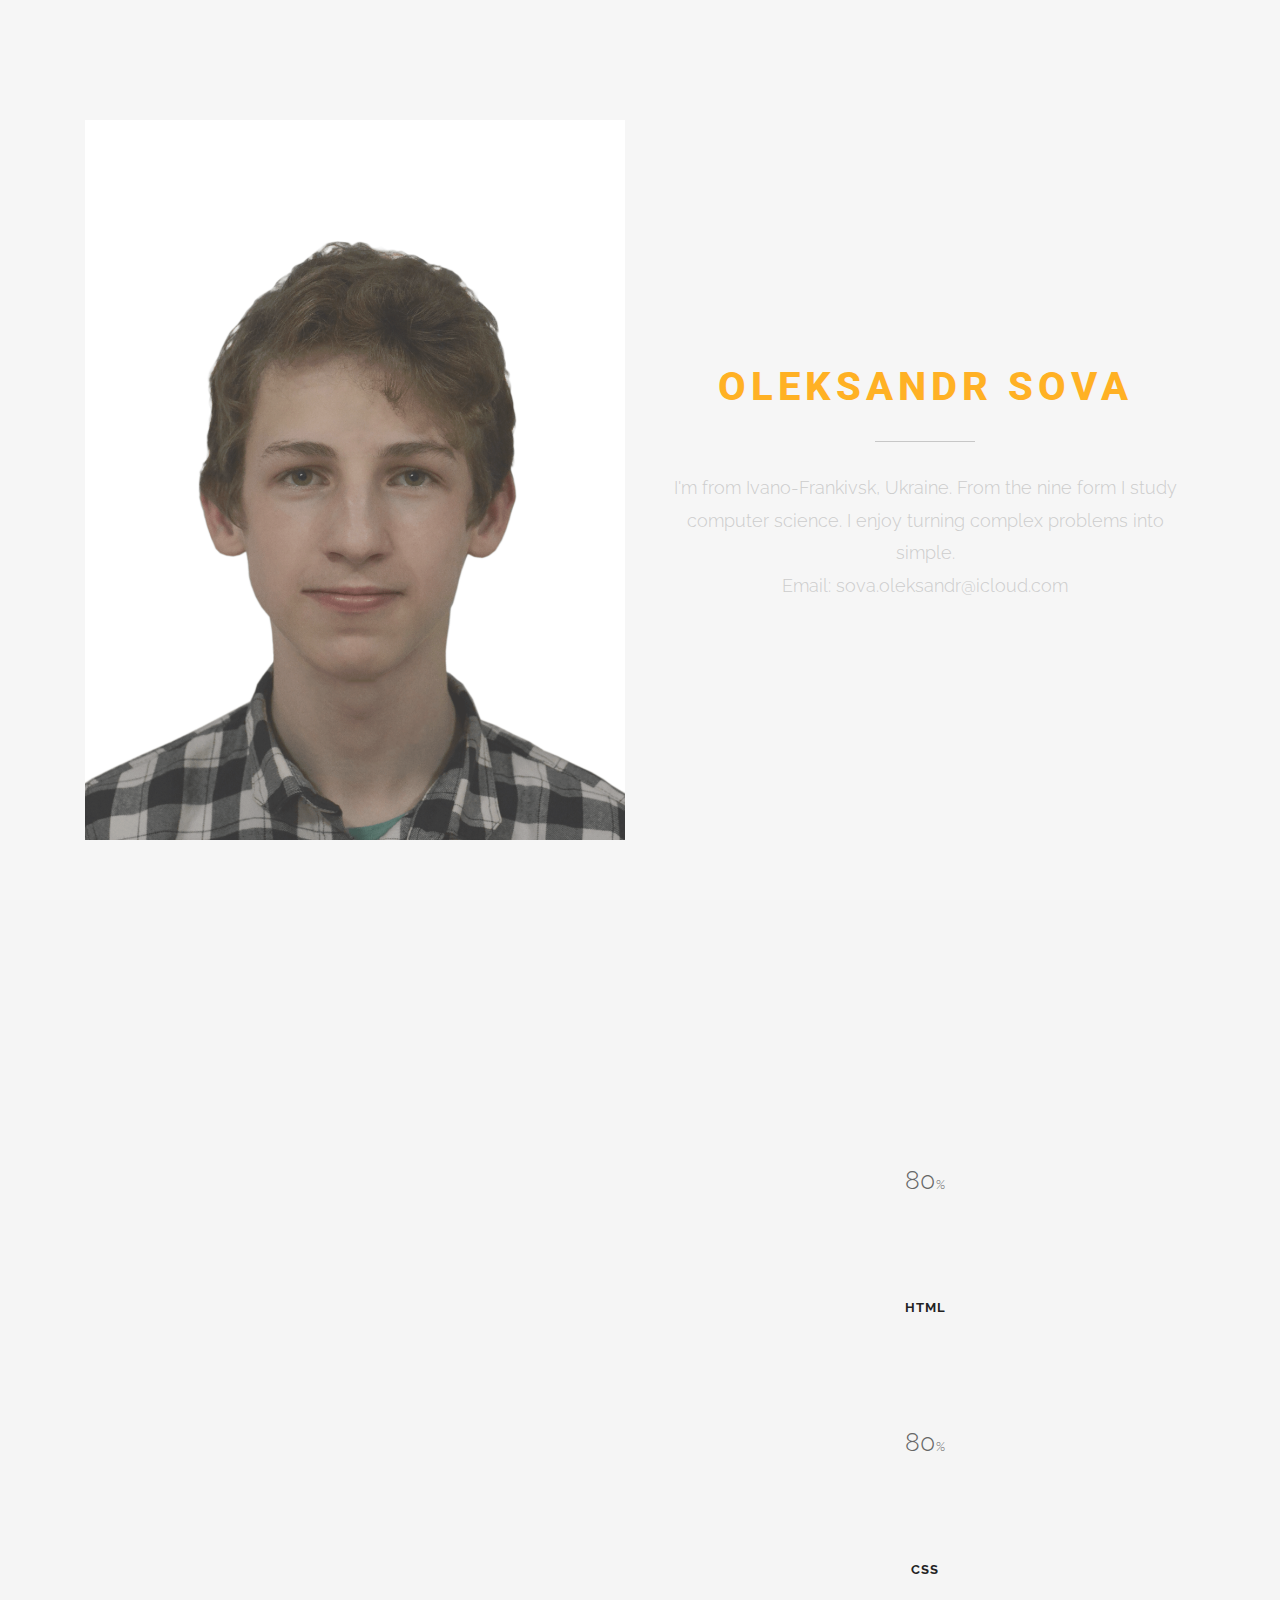
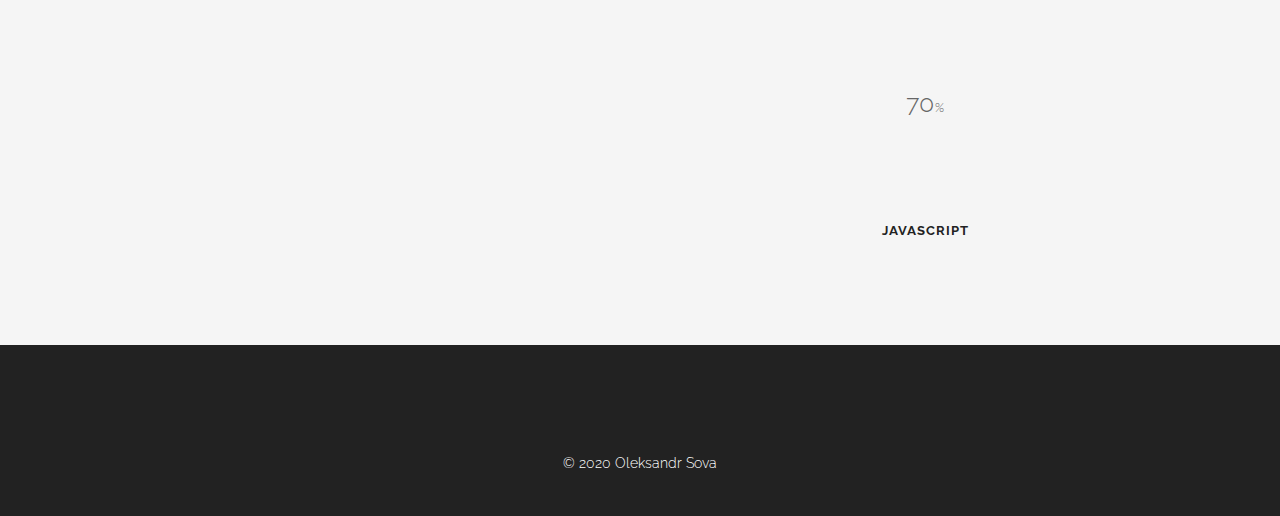
<file: sova.html>
<!DOCTYPE html>
<html lang="en">
<head>
	<meta charset="UTF-8">
	<meta name="viewport" content="width=device-width, initial-scale=1.0">
	<meta name="description" content="">
	<meta name="author" content="">

	<title>Sova</title>


	<link href="assets/bootstrap/css/bootstrap.min.css" rel="stylesheet" media="screen">
	<link href="assets/css/font-awesome.min.css" rel="stylesheet" media="screen">
	<link href="assets/css/simple-line-icons.css" rel="stylesheet" media="screen">
	<link href="assets/css/animate.css" rel="stylesheet">

	<link href="assets/css/style.css" rel="stylesheet" media="screen">
    
    <script src="assets/js/modernizr.custom.js"></script>

    <link href="https://fonts.googleapis.com/css2?family=Lobster&family=Raleway&family=Roboto:wght@500&display=swap" rel="stylesheet">
       
</head>
<body>


	<div id="preloader">
		<div id="status"></div>
	</div>



	
	
	<section id="about" class="pfblock pfblock-gray">
		<div class="container">
			<div class="row">
				<div class="col-sm-6 pos_center disappear_phone" >
					<div class="imageinside pfblock-header wow fadeInLeft" >
						<img class="" src="assets/images/sova.png" alt="">
					</div>
				</div>
				<div class="col-sm-6  pos_center"  >
					<div class="imageinside pfblock-header wow fadeInRight" >
					
						<h1 class="pfblock-title">
								OLEKSANDR SOVA
						</h1>
						<div class="pfblock-line"></div>
						<div class="pfblock-subtitle">
							I'm from Ivano-Frankivsk, Ukraine. From the nine form I study computer science. I enjoy turning complex problems into simple.
						</div>

						<div class="pfblock-subtitle">
							Email: sova.oleksandr@icloud.com
						</div>
					</div>
				</div>
			</div>
		</div>
	</section>

	<section id="about" class="pfblock pfblock-gray">
		<div class="container">
			<div class="row">
				<div class="col-sm-6 pos_center disappear_phone" >
					<div class="imageinside pfblock-header wow flipInX" >
					
						<h2 class="pfblock-title tl">
								статус
						</h2>
						<div class="pfblock-subtitle tl">
							програміст
						</div>
						<h2 class="pfblock-title tl">
								спеціалізаця
						</h2>
						<div class="pfblock-subtitle tl">
							Сайт-візитівка
						</div>
						<h2 class="pfblock-title tl">
								досвід роботи
						</h2>
						<div class="pfblock-subtitle tl">
							2015 - 2020
						</div>
						<h2 class="pfblock-title tl">
								особисті якості
						</h2>
						<div class="pfblock-subtitle tl">
							старанний<br>
							серйозне ставлення до роботи<br>
							комунікабельний<br>
							вміння працювати в команді<br>
							вчусь<br>
							наполегливий<br>

						</div>
						<h2 class="pfblock-title tl">
								навички
						</h2>
						<div class="pfblock-subtitle tl">
							BEM, DOM 
						</div>
						<h2 class="pfblock-title tl">
								контакти
						</h2>
						<div class="pfblock-subtitle tl">
							+380 (96) 257 70 78
						</div>
						<div class="pfblock-subtitle tl">
							Email: sova.oleksandr@icloud.com
						</div>

						
					</div>
				</div>
				<div class="col-sm-6  pos_center blocks_inside_down skills" id="skills"  >
					<div class="col-sm-12 col-md-4 text-center">
							<span data-percent="80" class="chart easyPieChart" style="width: 140px; height: 140px; line-height: 140px;">
	                            <span class="percent">80</span>
	                        </span>
							<h3 class="text-center">HTML</h3>
						</div>
						<div class="col-sm-12 col-md-4 text-center">
							<span data-percent="80" class="chart easyPieChart" style="width: 140px; height: 140px; line-height: 140px;">
	                            <span class="percent">80</span>
	                        </span>
							<h3 class="text-center">CSS</h3>
						</div>
						<div class="col-sm-12 col-md-4 text-center">
							<span data-percent="70" class="chart easyPieChart" style="width: 140px; height: 140px; line-height: 140px;">
	                            <span class="percent">70</span>
	                        </span>
							<h3 class="text-center">JavaScript</h3>
						</div>
				</div>
			</div>
		</div>
	</section>


	

	<footer id="footer" class="pfblock-gray">
		<div class="container">
			<div class="row">

				<div class="col-sm-12">

					<ul class="social-links">
						<li><a href="https://www.facebook.com/sovaolexander/" class="wow fadeInUp"><i class="fa fa-facebook"></i></a></li>
						<li><a href="https://www.instagram.com/sova_oleksandrr/" class="wow fadeInUp" data-wow-delay=".4s"><i class="fa fa-instagram"></i></a></li>
						<li><a href="index.html" class="wow fadeInUp" data-wow-delay=".5s"><i class="fa fa-envelope"></i></a></li>
					</ul>

                    <p class="copyright">
                        © 2020 Oleksandr Sova 
					</p>

				</div>

			</div>
		</div>
	</footer>


	<div class="scroll-up">
		<a href="#home"><i class="fa fa-angle-up"></i></a>
	</div>
    
 

	<script src="assets/js/jquery-1.11.1.min.js"></script>
	<script src="assets/bootstrap/js/bootstrap.min.js"></script>
	<script src="assets/js/jquery.parallax-1.1.3.js"></script>
	<script src="assets/js/imagesloaded.pkgd.js"></script>
	<script src="assets/js/jquery.sticky.js"></script>
	<script src="assets/js/smoothscroll.js"></script>
	<script src="assets/js/wow.min.js"></script>
    <script src="assets/js/jquery.easypiechart.js"></script>
    <script src="assets/js/waypoints.min.js"></script>
    <script src="assets/js/jquery.cbpQTRotator.js"></script>
	<script src="assets/js/custom.js"></script>

</body>
</html>
</file>
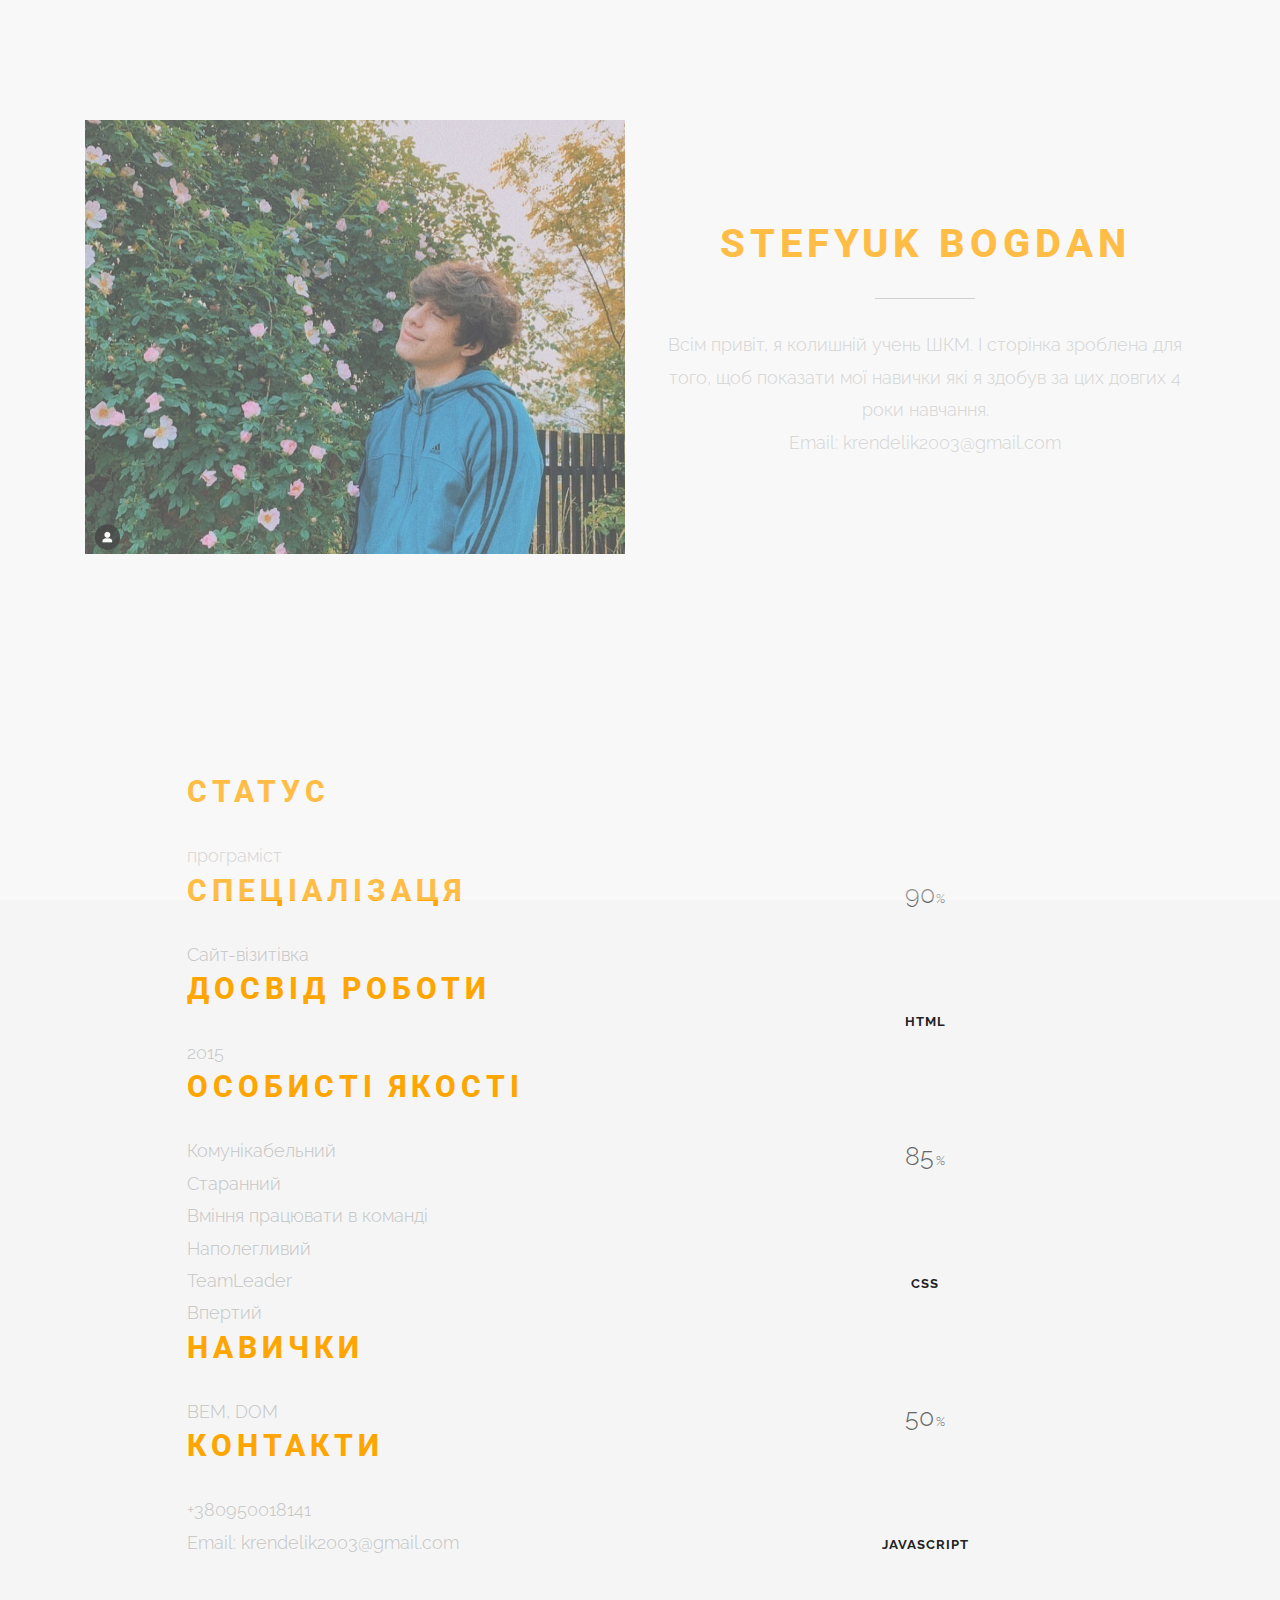
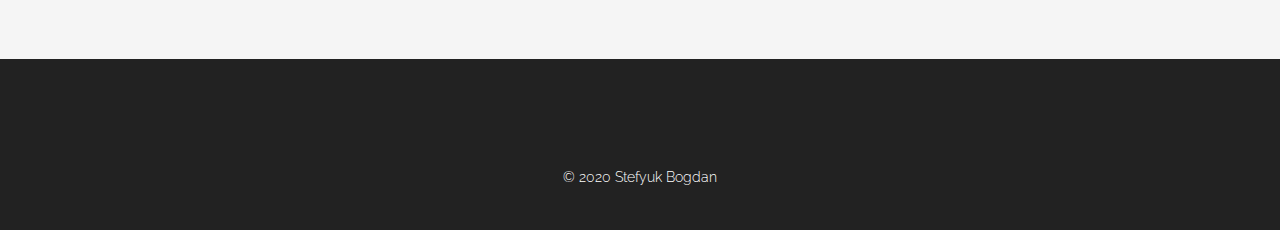
<file: stefyuk.html>
<!DOCTYPE html>
<html lang="en">
<head>
	<meta charset="UTF-8">
	<meta name="viewport" content="width=device-width, initial-scale=1.0">
	<meta name="description" content="">
	<meta name="author" content="">

	<title>Stefyuk</title>


	<link href="assets/bootstrap/css/bootstrap.min.css" rel="stylesheet" media="screen">
	<link href="assets/css/font-awesome.min.css" rel="stylesheet" media="screen">
	<link href="assets/css/simple-line-icons.css" rel="stylesheet" media="screen">
	<link href="assets/css/animate.css" rel="stylesheet">

	<link href="assets/css/style.css" rel="stylesheet" media="screen">
    
    <script src="assets/js/modernizr.custom.js"></script>

    <link href="https://fonts.googleapis.com/css2?family=Lobster&family=Raleway&family=Roboto:wght@500&display=swap" rel="stylesheet">
       
</head>
<body>


	<div id="preloader">
		<div id="status"></div>
	</div>



	
	
	<section id="about" class="pfblock pfblock-gray">
		<div class="container">
			<div class="row">
				<div class="col-sm-6 pos_center disappear_phone" >
					<div class="imageinside pfblock-header wow fadeInLeft" >
						<img class="" src="assets/images/stefyuk.png" alt="">
					</div>
				</div>
				<div class="col-sm-6  pos_center"  >
					<div class="imageinside pfblock-header wow fadeInRight" >
					
						<h1 class="pfblock-title">
								Stefyuk Bogdan
						</h1>
						<div class="pfblock-line"></div>
						<div class="pfblock-subtitle">
							Всім привіт, я колишній учень ШКМ. І сторінка зроблена для того, щоб показати мої навички які я здобув за цих довгих 4 роки навчання.
						</div>

						<div class="pfblock-subtitle">
							Email: krendelik2003@gmail.com
						</div>
					</div>
				</div>
			</div>
		</div>
	</section>

	<section id="about" class="pfblock pfblock-gray">
		<div class="container">
			<div class="row">
				<div class="col-sm-6 pos_center disappear_phone" >
					<div class="imageinside pfblock-header wow flipInX" >
					
						<h2 class="pfblock-title tl">
								статус
						</h2>
						<div class="pfblock-subtitle tl">
							програміст
						</div>
						<h2 class="pfblock-title tl">
								спеціалізаця
						</h2>
						<div class="pfblock-subtitle tl">
							Сайт-візитівка
						</div>
						<h2 class="pfblock-title tl">
								досвід роботи
						</h2>
						<div class="pfblock-subtitle tl">
							2015
						</div>
						<h2 class="pfblock-title tl">
								особисті якості
						</h2>
						<div class="pfblock-subtitle tl">
							Комунікабельний<br>
							Старанний<br>
							Вміння працювати в команді<br>
							Наполегливий<br>
							TeamLeader<br>
							Впертий<br>

						</div>
						<h2 class="pfblock-title tl">
								навички
						</h2>
						<div class="pfblock-subtitle tl">
							BEM, DOM 
						</div>
						<h2 class="pfblock-title tl">
								контакти
						</h2>
						<div class="pfblock-subtitle tl">
						+380950018141
						</div>
						<div class="pfblock-subtitle tl">
							Email: krendelik2003@gmail.com
						</div>

						
					</div>
				</div>
				<div class="col-sm-6  pos_center blocks_inside_down skills" id="skills"  >
					<div class="col-sm-12 col-md-4 text-center">
							<span data-percent="90" class="chart easyPieChart" style="width: 140px; height: 140px; line-height: 140px;">
	                            <span class="percent">90</span>
	                        </span>
							<h3 class="text-center">HTML</h3>
						</div>
						<div class="col-sm-12 col-md-4 text-center">
							<span data-percent="85" class="chart easyPieChart" style="width: 140px; height: 140px; line-height: 140px;">
	                            <span class="percent">85</span>
	                        </span>
							<h3 class="text-center">CSS</h3>
						</div>
						<div class="col-sm-12 col-md-4 text-center">
							<span data-percent="50" class="chart easyPieChart" style="width: 140px; height: 140px; line-height: 140px;">
	                            <span class="percent">50</span>
	                        </span>
							<h3 class="text-center">JavaScript</h3>
						</div>
				</div>
			</div>
		</div>
	</section>


	

	<footer id="footer" class="pfblock-gray">
		<div class="container">
			<div class="row">

				<div class="col-sm-12">

					<ul class="social-links">
						<li><a href="https://www.facebook.com/bohdan.bohdan.545/" class="wow fadeInUp"><i class="fa fa-facebook"></i></a></li>
						<li><a href="https://www.instagram.com/_7tefyk_/?hl=uk" class="wow fadeInUp" data-wow-delay=".4s"><i class="fa fa-instagram"></i></a></li>
						<li><a href="index.html#" class="wow fadeInUp" data-wow-delay=".5s"><i class="fa fa-envelope"></i></a></li>
					</ul>

                    <p class="copyright">
                        © 2020 Stefyuk Bogdan
					</p>

				</div>

			</div>
		</div>
	</footer>


	<div class="scroll-up">
		<a href="#home"><i class="fa fa-angle-up"></i></a>
	</div>
    
 

	<script src="assets/js/jquery-1.11.1.min.js"></script>
	<script src="assets/bootstrap/js/bootstrap.min.js"></script>
	<script src="assets/js/jquery.parallax-1.1.3.js"></script>
	<script src="assets/js/imagesloaded.pkgd.js"></script>
	<script src="assets/js/jquery.sticky.js"></script>
	<script src="assets/js/smoothscroll.js"></script>
	<script src="assets/js/wow.min.js"></script>
    <script src="assets/js/jquery.easypiechart.js"></script>
    <script src="assets/js/waypoints.min.js"></script>
    <script src="assets/js/jquery.cbpQTRotator.js"></script>
	<script src="assets/js/custom.js"></script>

</body>
</html>
</file>
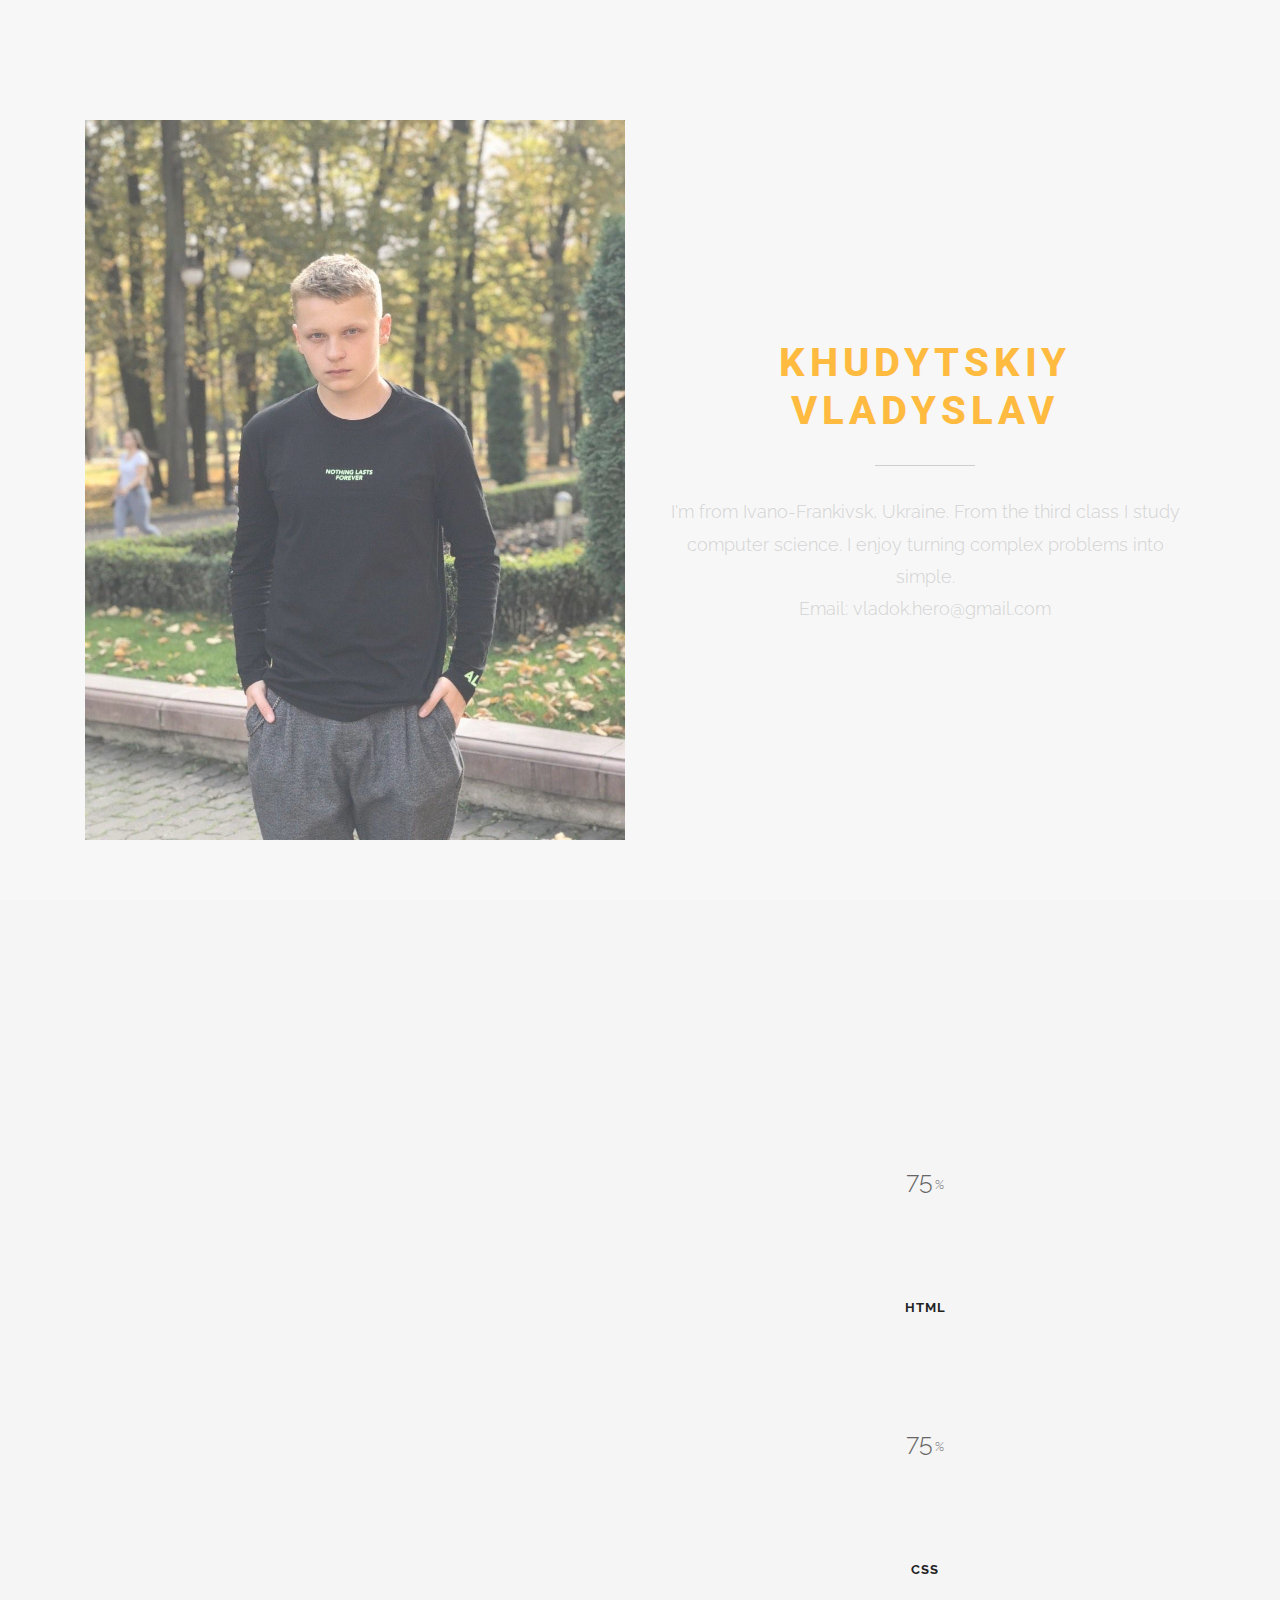
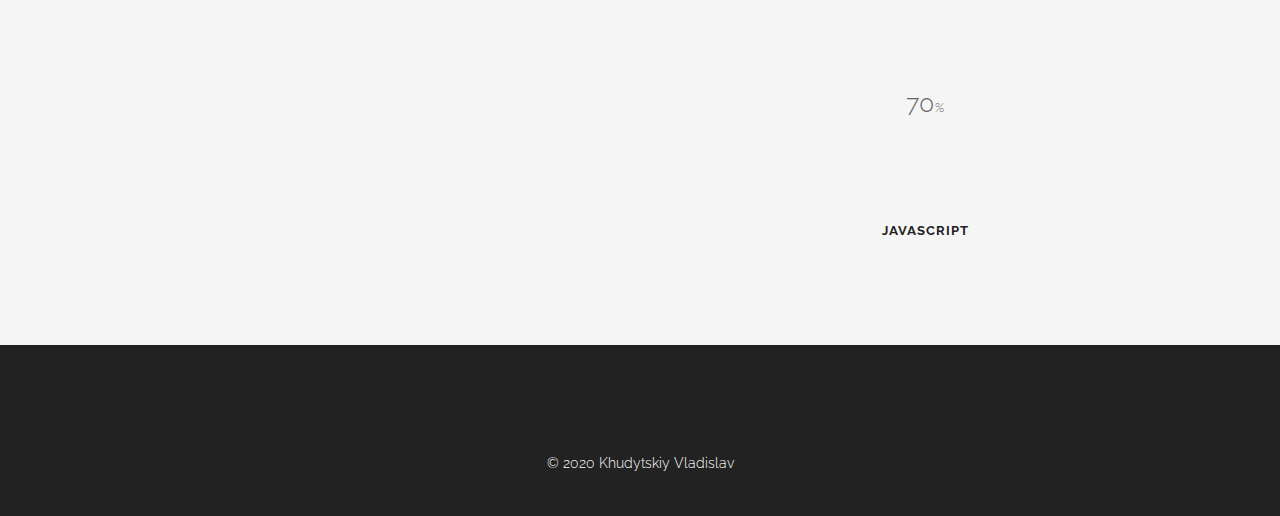
<file: vlad.html>
<!DOCTYPE html>
<html lang="en">
<head>
	<meta charset="UTF-8">
	<meta name="viewport" content="width=device-width, initial-scale=1.0">
	<meta name="description" content="">
	<meta name="author" content="">

	<title>Khudytskiy</title>


	<link href="assets/bootstrap/css/bootstrap.min.css" rel="stylesheet" media="screen">
	<link href="assets/css/font-awesome.min.css" rel="stylesheet" media="screen">
	<link href="assets/css/simple-line-icons.css" rel="stylesheet" media="screen">
	<link href="assets/css/animate.css" rel="stylesheet">

	<link href="assets/css/style.css" rel="stylesheet" media="screen">
    
    <script src="assets/js/modernizr.custom.js"></script>

    <link href="https://fonts.googleapis.com/css2?family=Lobster&family=Raleway&family=Roboto:wght@500&display=swap" rel="stylesheet">
       
</head>
<body>


	<div id="preloader">
		<div id="status"></div>
	</div>



	
	
	<section id="about" class="pfblock pfblock-gray">
		<div class="container">
			<div class="row">
				<div class="col-sm-6 pos_center disappear_phone" >
					<div class="imageinside pfblock-header wow fadeInLeft" >
						<img class="" src="assets/images/vlad.jpg" alt="">
					</div>
				</div>
				<div class="col-sm-6  pos_center"  >
					<div class="imageinside pfblock-header wow fadeInRight" >
					
						<h1 class="pfblock-title">
								Khudytskiy Vladyslav
						</h1>
						<div class="pfblock-line"></div>
						<div class="pfblock-subtitle">
							I'm from Ivano-Frankivsk, Ukraine. From the third class I study computer science. I enjoy turning complex problems into simple.
						</div>

						<div class="pfblock-subtitle">
							Email: vladok.hero@gmail.com
						</div>
					</div>
				</div>
			</div>
		</div>
	</section>

	<section id="about" class="pfblock pfblock-gray">
		<div class="container">
			<div class="row">
				<div class="col-sm-6 pos_center disappear_phone" >
					<div class="imageinside pfblock-header wow flipInX" >
					
						<h2 class="pfblock-title tl">
								статус
						</h2>
						<div class="pfblock-subtitle tl">
							програміст
						</div>
						<h2 class="pfblock-title tl">
								спеціалізаця
						</h2>
						<div class="pfblock-subtitle tl">
							Сайт-візитівка
						</div>
						<h2 class="pfblock-title tl">
								досвід роботи
						</h2>
						<div class="pfblock-subtitle tl">
							2015
						</div>
						<h2 class="pfblock-title tl">
								особисті якості
						</h2>
						<div class="pfblock-subtitle tl">
							старанний<br>
							серйозне ставлення до роботи<br>
							комунікабельний<br>
							вміння працювати в команді<br>
							вчусь<br>
							наполегливий<br>

						</div>
						<h2 class="pfblock-title tl">
								навички
						</h2>
						<div class="pfblock-subtitle tl">
							BEM, DOM 
						</div>
						<h2 class="pfblock-title tl">
								контакти
						</h2>
						<div class="pfblock-subtitle tl">
							+380666771081
						</div>
						<div class="pfblock-subtitle tl">
							Email: vladok.hero@gmail.com
						</div>

						
					</div>
				</div>
				<div class="col-sm-6  pos_center blocks_inside_down skills" id="skills"  >
					<div class="col-sm-12 col-md-4 text-center">
							<span data-percent="75" class="chart easyPieChart" style="width: 140px; height: 140px; line-height: 140px;">
	                            <span class="percent">75</span>
	                        </span>
							<h3 class="text-center">HTML</h3>
						</div>
						<div class="col-sm-12 col-md-4 text-center">
							<span data-percent="75" class="chart easyPieChart" style="width: 140px; height: 140px; line-height: 140px;">
	                            <span class="percent">75</span>
	                        </span>
							<h3 class="text-center">CSS</h3>
						</div>
						<div class="col-sm-12 col-md-4 text-center">
							<span data-percent="70" class="chart easyPieChart" style="width: 140px; height: 140px; line-height: 140px;">
	                            <span class="percent">70</span>
	                        </span>
							<h3 class="text-center">JavaScript</h3>
						</div>
				</div>
			</div>
		</div>
	</section>


	

	<footer id="footer" class="pfblock-gray">
		<div class="container">
			<div class="row">

				<div class="col-sm-12">

					<ul class="social-links">
						<li><a href="https://www.facebook.com/profile.php?id=100011397590776" class="wow fadeInUp"><i class="fa fa-facebook"></i></a></li>
						<li><a href="https://www.instagram.com/serhii_wolf/?hl=uk" class="wow fadeInUp" data-wow-delay=".4s"><i class="fa fa-instagram"></i></a></li>
						<li><a href="index.html#" class="wow fadeInUp" data-wow-delay=".5s"><i class="fa fa-envelope"></i></a></li>
					</ul>

                    <p class="copyright">
                        © 2020 Khudytskiy Vladislav 
					</p>

				</div>

			</div>
		</div>
	</footer>


	<div class="scroll-up">
		<a href="#home"><i class="fa fa-angle-up"></i></a>
	</div>
    
 

	<script src="assets/js/jquery-1.11.1.min.js"></script>
	<script src="assets/bootstrap/js/bootstrap.min.js"></script>
	<script src="assets/js/jquery.parallax-1.1.3.js"></script>
	<script src="assets/js/imagesloaded.pkgd.js"></script>
	<script src="assets/js/jquery.sticky.js"></script>
	<script src="assets/js/smoothscroll.js"></script>
	<script src="assets/js/wow.min.js"></script>
    <script src="assets/js/jquery.easypiechart.js"></script>
    <script src="assets/js/waypoints.min.js"></script>
    <script src="assets/js/jquery.cbpQTRotator.js"></script>
	<script src="assets/js/custom.js"></script>

</body>
</html>
</file>
<file: css/style.css>
@import url('https://fonts.googleapis.com/css2?family=Comfortaa:wght@300&display=swap');

:root{
	--maincolor: orange;
}

*{
	padding: 0;
	margin: 0;
	box-sizing: border-box;
}

a{
	text-decoration: none;
	color: white;
}

.container{
	width: 100%;
	max-width: 1300px;
	margin: 0 auto;
	display: flex;
	flex-direction: column;
	align-items: center;
	color: white;
	font-family: 'Comfortaa', cursive;
}

.header{
	width: 100%;
	padding: 10em 0;
	display: flex;
	flex-direction: column;
	align-items: center;
	justify-content: center;
	background-repeat: no-repeat;
	background-size: cover;
	background-position: center;
	margin-bottom: 3em;
	background-image: url(../img/header.jpg);
}

.header_blue{
	position: relative;
	left: 0;
	top: 0;
	background: lightblue;
	/*opacity: 0.7;*/
	width: 100%;
	height: 100%;
	z-index: 1;
}

.header > .h1{
	display: flex;
	z-index: 2;
	width: 75%;
	flex-direction: column;
	align-items: flex-start;
}

.header h1{
	margin-bottom: 1em;
	font-size: 3em;
	text-align: left;
	text-transform: uppercase;
}

.header span{
	font-size: 2em;
	background: var(--maincolor);
	padding: 1em;
	text-transform: uppercase;
}

.about{
	width: 100%;
	height: 750px;
	display: flex;
	align-items: center;
	margin-bottom: 1em;
}

.about .about_text{
	width: 20%;
	display: flex;
	flex-direction: column;
	justify-content: center;
}

.about_text div{
	background: var(--maincolor);
	padding: 3em;
	width: 250%;
	z-index: 2;
	transform: translateX(10%);
}

.about_text div h1{
	text-transform: uppercase;
	padding: 0 .5em .5em 0;
	text-align: left;
	font-size: 2.5em;
	margin-bottom: 0.2em;
	border-bottom: 5px white solid;
}

.about_text div p{
	padding-top: 0.5em;
	font-size: 1.5em;
	line-height: 1.2em;
}

.about .img{
	width: 80%;
	height: 100%;
	background-repeat: no-repeat;
	background-size: cover;
	background-position: center;
	background-image: url(../img/programmer.jpg);
}

.services{
	width: 100%;
	display: flex;
	padding: 1em;
	align-items: center;
	margin-bottom: 1em;
}

.services .left{
	width: 50%;
	height: 100%;
	display: flex;
	align-items: center;
	justify-content: center;
}

.services .left h1{
	text-transform: uppercase;
	font-size: 3em;
	color: var(--maincolor);
	padding: 1em;
	border-bottom: 10px lightblue solid;
}

.services .right{
	width: 50%;
	display: flex;
	flex-direction: column;
	align-items: center;
}

.services .right .kind{
	width: 100%;
	height: 25%;
	display: flex;
	align-items: center;
	padding: 1em;
	padding-bottom: 1em;
}

.right .kind .text{
	width: 70%;
	display: flex;
	color: black;
	font-size: 1.2em;
	flex-direction: column;
	justify-content: center;
}

.kind .text p{
	font-style: bolder;
	color: var(--maincolor);
	font-size: 1.1em;
}

.right .kind .icon{
	padding: 1em;
}

.kind .icon img{
	width: 90px;
}

.team{
	width: 100%;
	padding: 5em;
	display: grid;
	grid-template: repeat(6, 1fr)  / 1fr 1fr; 
	color: white;
	background: var(--maincolor);
	margin: 1em 0 3em 0;
	align-items: center;
	justify-content: center;
	grid-column-gap: 10%;
}

.team_h1{
	display: flex;
	align-self: center;
	justify-content: center;
}

.team_h1 h1{
	padding-bottom: 0.7em;
	font-size: 3em;
	border-bottom: 5px lightblue solid;
}

.people{
	margin: 1em;
	padding: 2em 0;
	display: flex;
	align-items: center;
	justify-content: center;
}

.people_img{
	display: flex;
	justify-content: center;
	align-items: center;
	margin-right: 1em;
}

.people_img img{
	width: 110px;
}

.people_info{
	display: flex;
	flex-direction: column;
	justify-content: center;
}

.people_info p{
	font-size: 1.2em;
}

.people_info .h1{
	font-size: 1.4em;
	transition: 0.5s;
	text-decoration: underline;
}

.people_info .h1:hover{
	text-decoration: none;
}

.footer{
	width: 100%;
	height: 700px;
	display: flex;
	align-items: center;
	background-repeat: no-repeat;
	background-size: cover;
	background-position: center;
	background-image: url(../img/footer.jpeg);
}

.footer .left{
	width: 90%;
	height: 100%;
	display: flex;
	justify-content: flex-end;
	align-items: center;
}

.footer .right{
	width: 10%;
	height: 100%;
	background: lightblue;
	padding: 2em;
	width: 30%;
}

.contact{
	display: flex;
	flex-direction: column;
	align-items: center;
	width: 55%;
	padding: 2em;
	background: var(--maincolor);
	transform: translateX(30%);
	z-index: 2;
}

.contact h1{
	font-size: 3em;
	text-align: right;
	width: 95%;
	padding-bottom: 0.5em;
	border-bottom: 5px white solid;
	margin-bottom: 0.5em;
}

.contact p{
	width: 95%;
	text-align: right;
	font-size: 1.2em;
	padding-bottom: 1em;
}

.contact .bold{
	font-style: bolder;
	font-size: 1.4em;
	padding-top: 0.5em;
	padding-bottom: 0.5em;
}

@media screen and (max-width: 700px){
	.header h1{
		font-size: 3.5em;
	}

	.header span{
		font-size: 2.5em;
	}	

	.services{
		flex-direction: column;
	}

	.team{
		grid-column-gap: 0;
	}

	.services .left, .services .right{
		width: 100%;
	}

	.header .h1{
		width: 85%;
	}

	.about_text div{
		width: 80vw;
	}

	.contact{
		width: 100%;
		transform: translateX(20%);
	}
}


@media screen and (max-width: 600px){
	.team{
		grid-template: repeat(12, 1fr) / 1fr;
	}

	.people{
		margin: 0;
	}
}
</file>
<file: assets/css/simple-line-icons.css>
@font-face {
	font-family: 'Simple-Line-Icons';
	src:url('../fonts/Simple-Line-Icons.eot');
	src:url('../fonts/Simple-Line-Icons.eot?#iefix') format('embedded-opentype'),
		url('../fonts/Simple-Line-Icons.woff') format('woff'),
		url('../fonts/Simple-Line-Icons.ttf') format('truetype'),
		url('../fonts/Simple-Line-Icons.svg#Simple-Line-Icons') format('svg');
	font-weight: normal;
	font-style: normal;
}

/* Use the following CSS code if you want to use data attributes for inserting your icons */
[data-icon]:before {
	font-family: 'Simple-Line-Icons';
	content: attr(data-icon);
	speak: none;
	font-weight: normal;
	font-variant: normal;
	text-transform: none;
	line-height: 1;
	-webkit-font-smoothing: antialiased;
	-moz-osx-font-smoothing: grayscale;
}

/* Use the following CSS code if you want to have a class per icon */
/*
Instead of a list of all class selectors,
you can use the generic selector below, but it's slower:
[class*="icon-"] {
*/
.icon-user-female, .icon-user-follow, .icon-user-following, .icon-user-unfollow, .icon-trophy, .icon-screen-smartphone, .icon-screen-desktop, .icon-plane, .icon-notebook, .icon-moustache, .icon-mouse, .icon-magnet, .icon-energy, .icon-emoticon-smile, .icon-disc, .icon-cursor-move, .icon-crop, .icon-credit-card, .icon-chemistry, .icon-user, .icon-speedometer, .icon-social-youtube, .icon-social-twitter, .icon-social-tumblr, .icon-social-facebook, .icon-social-dropbox, .icon-social-dribbble, .icon-shield, .icon-screen-tablet, .icon-magic-wand, .icon-hourglass, .icon-graduation, .icon-ghost, .icon-game-controller, .icon-fire, .icon-eyeglasses, .icon-envelope-open, .icon-envelope-letter, .icon-bell, .icon-badge, .icon-anchor, .icon-wallet, .icon-vector, .icon-speech, .icon-puzzle, .icon-printer, .icon-present, .icon-playlist, .icon-pin, .icon-picture, .icon-map, .icon-layers, .icon-handbag, .icon-globe-alt, .icon-globe, .icon-frame, .icon-folder-alt, .icon-film, .icon-feed, .icon-earphones-alt, .icon-earphones, .icon-drop, .icon-drawer, .icon-docs, .icon-directions, .icon-direction, .icon-diamond, .icon-cup, .icon-compass, .icon-call-out, .icon-call-in, .icon-call-end, .icon-calculator, .icon-bubbles, .icon-briefcase, .icon-book-open, .icon-basket-loaded, .icon-basket, .icon-bag, .icon-action-undo, .icon-action-redo, .icon-wrench, .icon-umbrella, .icon-trash, .icon-tag, .icon-support, .icon-size-fullscreen, .icon-size-actual, .icon-shuffle, .icon-share-alt, .icon-share, .icon-rocket, .icon-question, .icon-pie-chart, .icon-pencil, .icon-note, .icon-music-tone-alt, .icon-music-tone, .icon-microphone, .icon-loop, .icon-logout, .icon-login, .icon-list, .icon-like, .icon-home, .icon-grid, .icon-graph, .icon-equalizer, .icon-dislike, .icon-cursor, .icon-control-start, .icon-control-rewind, .icon-control-play, .icon-control-pause, .icon-control-forward, .icon-control-end, .icon-calendar, .icon-bulb, .icon-bar-chart, .icon-arrow-up, .icon-arrow-right, .icon-arrow-left, .icon-arrow-down, .icon-ban, .icon-bubble, .icon-camcorder, .icon-camera, .icon-check, .icon-clock, .icon-close, .icon-cloud-download, .icon-cloud-upload, .icon-doc, .icon-envelope, .icon-eye, .icon-flag, .icon-folder, .icon-heart, .icon-info, .icon-key, .icon-link, .icon-lock, .icon-lock-open, .icon-magnifier, .icon-magnifier-add, .icon-magnifier-remove, .icon-paper-clip, .icon-paper-plane, .icon-plus, .icon-pointer, .icon-power, .icon-refresh, .icon-reload, .icon-settings, .icon-star, .icon-symbol-female, .icon-symbol-male, .icon-target, .icon-volume-1, .icon-volume-2, .icon-volume-off, .icon-users {
	font-family: 'Simple-Line-Icons';
	speak: none;
	font-style: normal;
	font-weight: normal;
	font-variant: normal;
	text-transform: none;
	line-height: 1;
	-webkit-font-smoothing: antialiased;
}
.icon-user-female:before {
	content: "\e000";
}
.icon-user-follow:before {
	content: "\e002";
}
.icon-user-following:before {
	content: "\e003";
}
.icon-user-unfollow:before {
	content: "\e004";
}
.icon-trophy:before {
	content: "\e006";
}
.icon-screen-smartphone:before {
	content: "\e010";
}
.icon-screen-desktop:before {
	content: "\e011";
}
.icon-plane:before {
	content: "\e012";
}
.icon-notebook:before {
	content: "\e013";
}
.icon-moustache:before {
	content: "\e014";
}
.icon-mouse:before {
	content: "\e015";
}
.icon-magnet:before {
	content: "\e016";
}
.icon-energy:before {
	content: "\e020";
}
.icon-emoticon-smile:before {
	content: "\e021";
}
.icon-disc:before {
	content: "\e022";
}
.icon-cursor-move:before {
	content: "\e023";
}
.icon-crop:before {
	content: "\e024";
}
.icon-credit-card:before {
	content: "\e025";
}
.icon-chemistry:before {
	content: "\e026";
}
.icon-user:before {
	content: "\e005";
}
.icon-speedometer:before {
	content: "\e007";
}
.icon-social-youtube:before {
	content: "\e008";
}
.icon-social-twitter:before {
	content: "\e009";
}
.icon-social-tumblr:before {
	content: "\e00a";
}
.icon-social-facebook:before {
	content: "\e00b";
}
.icon-social-dropbox:before {
	content: "\e00c";
}
.icon-social-dribbble:before {
	content: "\e00d";
}
.icon-shield:before {
	content: "\e00e";
}
.icon-screen-tablet:before {
	content: "\e00f";
}
.icon-magic-wand:before {
	content: "\e017";
}
.icon-hourglass:before {
	content: "\e018";
}
.icon-graduation:before {
	content: "\e019";
}
.icon-ghost:before {
	content: "\e01a";
}
.icon-game-controller:before {
	content: "\e01b";
}
.icon-fire:before {
	content: "\e01c";
}
.icon-eyeglasses:before {
	content: "\e01d";
}
.icon-envelope-open:before {
	content: "\e01e";
}
.icon-envelope-letter:before {
	content: "\e01f";
}
.icon-bell:before {
	content: "\e027";
}
.icon-badge:before {
	content: "\e028";
}
.icon-anchor:before {
	content: "\e029";
}
.icon-wallet:before {
	content: "\e02a";
}
.icon-vector:before {
	content: "\e02b";
}
.icon-speech:before {
	content: "\e02c";
}
.icon-puzzle:before {
	content: "\e02d";
}
.icon-printer:before {
	content: "\e02e";
}
.icon-present:before {
	content: "\e02f";
}
.icon-playlist:before {
	content: "\e030";
}
.icon-pin:before {
	content: "\e031";
}
.icon-picture:before {
	content: "\e032";
}
.icon-map:before {
	content: "\e033";
}
.icon-layers:before {
	content: "\e034";
}
.icon-handbag:before {
	content: "\e035";
}
.icon-globe-alt:before {
	content: "\e036";
}
.icon-globe:before {
	content: "\e037";
}
.icon-frame:before {
	content: "\e038";
}
.icon-folder-alt:before {
	content: "\e039";
}
.icon-film:before {
	content: "\e03a";
}
.icon-feed:before {
	content: "\e03b";
}
.icon-earphones-alt:before {
	content: "\e03c";
}
.icon-earphones:before {
	content: "\e03d";
}
.icon-drop:before {
	content: "\e03e";
}
.icon-drawer:before {
	content: "\e03f";
}
.icon-docs:before {
	content: "\e040";
}
.icon-directions:before {
	content: "\e041";
}
.icon-direction:before {
	content: "\e042";
}
.icon-diamond:before {
	content: "\e043";
}
.icon-cup:before {
	content: "\e044";
}
.icon-compass:before {
	content: "\e045";
}
.icon-call-out:before {
	content: "\e046";
}
.icon-call-in:before {
	content: "\e047";
}
.icon-call-end:before {
	content: "\e048";
}
.icon-calculator:before {
	content: "\e049";
}
.icon-bubbles:before {
	content: "\e04a";
}
.icon-briefcase:before {
	content: "\e04b";
}
.icon-book-open:before {
	content: "\e04c";
}
.icon-basket-loaded:before {
	content: "\e04d";
}
.icon-basket:before {
	content: "\e04e";
}
.icon-bag:before {
	content: "\e04f";
}
.icon-action-undo:before {
	content: "\e050";
}
.icon-action-redo:before {
	content: "\e051";
}
.icon-wrench:before {
	content: "\e052";
}
.icon-umbrella:before {
	content: "\e053";
}
.icon-trash:before {
	content: "\e054";
}
.icon-tag:before {
	content: "\e055";
}
.icon-support:before {
	content: "\e056";
}
.icon-size-fullscreen:before {
	content: "\e057";
}
.icon-size-actual:before {
	content: "\e058";
}
.icon-shuffle:before {
	content: "\e059";
}
.icon-share-alt:before {
	content: "\e05a";
}
.icon-share:before {
	content: "\e05b";
}
.icon-rocket:before {
	content: "\e05c";
}
.icon-question:before {
	content: "\e05d";
}
.icon-pie-chart:before {
	content: "\e05e";
}
.icon-pencil:before {
	content: "\e05f";
}
.icon-note:before {
	content: "\e060";
}
.icon-music-tone-alt:before {
	content: "\e061";
}
.icon-music-tone:before {
	content: "\e062";
}
.icon-microphone:before {
	content: "\e063";
}
.icon-loop:before {
	content: "\e064";
}
.icon-logout:before {
	content: "\e065";
}
.icon-login:before {
	content: "\e066";
}
.icon-list:before {
	content: "\e067";
}
.icon-like:before {
	content: "\e068";
}
.icon-home:before {
	content: "\e069";
}
.icon-grid:before {
	content: "\e06a";
}
.icon-graph:before {
	content: "\e06b";
}
.icon-equalizer:before {
	content: "\e06c";
}
.icon-dislike:before {
	content: "\e06d";
}
.icon-cursor:before {
	content: "\e06e";
}
.icon-control-start:before {
	content: "\e06f";
}
.icon-control-rewind:before {
	content: "\e070";
}
.icon-control-play:before {
	content: "\e071";
}
.icon-control-pause:before {
	content: "\e072";
}
.icon-control-forward:before {
	content: "\e073";
}
.icon-control-end:before {
	content: "\e074";
}
.icon-calendar:before {
	content: "\e075";
}
.icon-bulb:before {
	content: "\e076";
}
.icon-bar-chart:before {
	content: "\e077";
}
.icon-arrow-up:before {
	content: "\e078";
}
.icon-arrow-right:before {
	content: "\e079";
}
.icon-arrow-left:before {
	content: "\e07a";
}
.icon-arrow-down:before {
	content: "\e07b";
}
.icon-ban:before {
	content: "\e07c";
}
.icon-bubble:before {
	content: "\e07d";
}
.icon-camcorder:before {
	content: "\e07e";
}
.icon-camera:before {
	content: "\e07f";
}
.icon-check:before {
	content: "\e080";
}
.icon-clock:before {
	content: "\e081";
}
.icon-close:before {
	content: "\e082";
}
.icon-cloud-download:before {
	content: "\e083";
}
.icon-cloud-upload:before {
	content: "\e084";
}
.icon-doc:before {
	content: "\e085";
}
.icon-envelope:before {
	content: "\e086";
}
.icon-eye:before {
	content: "\e087";
}
.icon-flag:before {
	content: "\e088";
}
.icon-folder:before {
	content: "\e089";
}
.icon-heart:before {
	content: "\e08a";
}
.icon-info:before {
	content: "\e08b";
}
.icon-key:before {
	content: "\e08c";
}
.icon-link:before {
	content: "\e08d";
}
.icon-lock:before {
	content: "\e08e";
}
.icon-lock-open:before {
	content: "\e08f";
}
.icon-magnifier:before {
	content: "\e090";
}
.icon-magnifier-add:before {
	content: "\e091";
}
.icon-magnifier-remove:before {
	content: "\e092";
}
.icon-paper-clip:before {
	content: "\e093";
}
.icon-paper-plane:before {
	content: "\e094";
}
.icon-plus:before {
	content: "\e095";
}
.icon-pointer:before {
	content: "\e096";
}
.icon-power:before {
	content: "\e097";
}
.icon-refresh:before {
	content: "\e098";
}
.icon-reload:before {
	content: "\e099";
}
.icon-settings:before {
	content: "\e09a";
}
.icon-star:before {
	content: "\e09b";
}
.icon-symbol-female:before {
	content: "\e09c";
}
.icon-symbol-male:before {
	content: "\e09d";
}
.icon-target:before {
	content: "\e09e";
}
.icon-volume-1:before {
	content: "\e09f";
}
.icon-volume-2:before {
	content: "\e0a0";
}
.icon-volume-off:before {
	content: "\e0a1";
}
.icon-users:before {
	content: "\e001";
}
</file>
<file: assets/css/style.css>
@import url(http://fonts.googleapis.com/css?family=Raleway:400,300,500,700,800);
@import url(http://fonts.googleapis.com/css?family=Lobster);


body {
	font: 300 14px/1.8 'Raleway', sans-serif;
	color: #666;
	overflow-x: hidden;
}

img {
	max-width: 100%;
	height: auto;
}

a {
	color: #1BB6E0;
}

a:hover {
	text-decoration: none;
	color: #999;
}


.navbar a,
.form-control {
	-webkit-transition: all 0.4s ease-in-out 0s;
	   -moz-transition: all 0.4s ease-in-out 0s;
		-ms-transition: all 0.4s ease-in-out 0s;
		 -o-transition: all 0.4s ease-in-out 0s;
			transition: all 0.4s ease-in-out 0s;
}

a,
.btn {
	-webkit-transition: all 0.125s ease-in-out 0s;
	   -moz-transition: all 0.125s ease-in-out 0s;
		-ms-transition: all 0.125s ease-in-out 0s;
		 -o-transition: all 0.125s ease-in-out 0s;
			transition: all 0.125s ease-in-out 0s;
}


.btn,
.form-control,
.form-control:hover,
.form-control:focus,
.navbar-custom .dropdown-menu {
	-webkit-box-shadow: none;
			box-shadow: none;
}


h1, h2, h3, h4, h5, h6 {
	font: 700 40px/1.2 Raleway, sans-serif;
	text-transform: uppercase;
	letter-spacing: 5px;
	margin: 5px 0 5px;
	color: #222;
}

h2 {
	font-size: 30px;
	margin: 0 0 30px;
}

h3 {
	font-size: 13px;
	letter-spacing: 1px;
	margin: 0 0 5px;
}

h4 {
	font-size: 12px;
	letter-spacing: 1px;
}

h5 {
	font-size: 12px;
	letter-spacing: 1px;
	font-weight: 400;
}

h6 {
	font-size: 11px;
	letter-spacing: 1px;
	font-weight: 400;
}


.btn,
.iconbox,
.progress,
#filter li,
.scroll-up a,
.form-control,
.input-group-addon {
	-webkit-border-radius: 3px;
	   -moz-border-radius: 3px;
		 -o-border-radius: 3px;
			border-radius: 3px;
}


.input-group .form-control {
	z-index: auto;
}

.input-group-addon {
	background: #D8E1E4;
	border: 2px solid #D8E1E4;
	padding: 6px 15px;
	font-weight: 700;
}


.form-control {
	background: #FFF;
	border: 1px solid #D8E1E4;
	font-size: 12px;
	padding: 0 15px;
}

.form-control:focus{
    border-color: rgba(135, 135, 135, 0.7);
}

.input-lg,
.form-horizontal .form-group-lg .form-control {
	height: 38px;
	font-size: 13px;
}

.input-sm,
.form-horizontal .form-group-sm .form-control {
	font-size: 11px;
	height: 30px;
}

textarea.form-control {
	padding: 15px;
    max-width: 100%;
    min-width: 100%;
}


.btn {
	font-family: Raleway, sans-serif;
	text-transform: uppercase;
	letter-spacing: 1px;
	font-size: 13px;
	padding: 8px 26px;
	border: 0;
}

.btn:hover,
.btn:focus,
.btn:active,
.btn.active {
	outline: inherit !important;
}

.btn-lg,
.btn-group-lg > .btn {
	padding: 10px 25px;
	font-size: 13px;
    background: rgba(17, 17, 17, 0.8);
    color: #fff;
}
.btn-lg:hover,
.btn-group-lg > .btn:hover{
    background: rgba(17, 17, 17, 1.8);
    color: #fff;
}

.btn-sm,
.btn-group-sm > .btn {
	padding: 6px 25px;
	font-size: 11px;
}

.btn-xs,
.btn-group-xs > .btn {
	padding: 5px 25px;
	font-size: 10px;
}

.btn .icon-before {
	margin-right: 6px;
}

.btn .icon-after {
	margin-left: 6px;
}


.pfblock {
	padding: 120px 0 100px;
}

.pfblock-gray {
	background: #f5f5f5;
}

.pfblock-image {
	padding: 0;
}

.calltoaction h1,
.calltoaction h2,
.calltoaction h3,
.calltoaction h4,
.calltoaction h5,
.calltoaction h6,
.pfblock-image,
.pfblock-image h1,
.pfblock-image h2,
.pfblock-image h3,
.pfblock-image h4,
.pfblock-image h5,
.pfblock-image h6 {
	color: #fff;
}

.pfblock-header {
	text-align: center;
	margin: 0 0 60px;
}

.pfblock-header-left {
	text-align: left;
}

.pfblock-header-left .pfblock-line {
	width: inherit;
	margin: 30px 0;
}

.pfblock-title{
    font-weight: 800;
    font-family: Roboto;
    color: orange;
}

.pfblock-subtitle {
	font-family: Raleway, "Times New Roman", Times, sans-serif;
	color: #C4C4C4;
	font-style: normal;
	font-size: 18px;
}

.pfblock-line {
	background: rgba(135, 135, 135, 0.5);
	width: 100px;
	height: 1px;
	margin: 30px auto;
}

.pfblock-icon {
	font-size: 32px;
}
.calltoaction *{
    text-align: center;
}
.calltoaction {
    background: url(../images/item-3.jpg);
	background-color: #222;
	background-repeat: no-repeat;
	background-position: 0 0;
	-webkit-background-size: cover;
	   -moz-background-size: cover;
		 -o-background-size: cover;
			background-size: cover;
	padding: 50px 0;
	color: #999;
}

.calltoaction h2 {
	font-size: 20px;
	letter-spacing: 1px;
	margin-bottom: 5px;
}

.calltoaction-decription{
    padding-top: 20px;
    padding-bottom: 30px;
    font-size: 20px;
    color: #fff;
}

.calltoaction-btn {
	text-align: center;
}

.calltoaction-btn > .btn {
    background: rgba(255, 255, 255, .8);
    color: #111;
	margin-top: 5px;
	margin-bottom: 5px;
}
.calltoaction-btn > .btn:hover{
    background: #fff;
}

.long-down {
	margin-bottom: 40px;
}


#home {
	background: url(../images/portfolio_desktop.png);
	background-color: #222;
	background-attachment: fixed;
	background-repeat: no-repeat;
	background-position: 50% 50%;
	-webkit-background-size: cover;
	   -moz-background-size: cover;
		 -o-background-size: cover;
			background-size: cover;
	padding: 0;
}

.home-overlay {
    background-color: rgba(44, 62, 80, 0.3);
    background-repeat: repeat;
    height: 100%;
    left: 0;
    position: absolute;
    top: 0;
    width: 100%;
    z-index: 0;
}

.intro {
	position: absolute;
	width: 100%;
	top: 75%;
	left: 0;
	text-align: center;
	-webkit-transform: translate(0%, -50%);
	   -moz-transform: translate(0%, -50%);
		-ms-transform: translate(0%, -50%);
		 -o-transform: translate(0%, -50%);
			transform: translate(0%, -50%);
	padding: 0 15px;
}

.intro h1{
    font-size: 1.2em;
    font-family: 'Raleway', sans-serif;
}

.start {
	font-family: 'Lobster', cursive;
	font-size: 16px;
	font-style: normal;
	text-transform: none;
	margin: 15px 0;
}


.iconbox {
	background: #fff;
	border-bottom: 1px solid #d4d4d4;
	text-align: center;
	padding: 40px 20px;
	margin: 0 0 20px;
}

.iconbox-icon {
	margin: 0 0 15px;
	font-size: 32px;
	color: #222;
}

.iconbox-title {
	margin: 0 0 15px;
	padding: 0;
	font-weight: 800;
}


.chart {
    display: inline-block;
    height: 140px;
    margin: 50px 0;
    position: relative;
    text-align: center;
    width: 140px;
}
.chart canvas {
    left: 0;
    position: absolute;
    top: 0;

}
.percent {
    display: inline-block;
    font-size: 25px;
    font-weight: 300;
    line-height: 140px;
    z-index: 2;
}
.percent:after {
    content: "%";
    font-size: 50%;
    margin-left: 0.1em;
}


.ajax-response {
	text-align: center;
}


#footer {
	background: #222;
	text-align: center;
	padding: 40px 0;
	color: #FFF;
}

.copyright {
	margin: 0;
}

.copyright a{
    border-bottom: 1px dotted #fff;
}

#footer span{
    animation-iteration-count: infinite;
    -webkit-animation-iteration-count: infinite;
    color: #ff5252;
}

.social-links {
	list-style: none;
	padding: 0;
	margin: 0 0 20px;
}

.social-links li {
	display: inline-block;
	margin: 5px;
}

.social-links a {
	width: 36px;
	height: 36px;
	display: block;
	line-height: 35px;
	text-align: center;
	border: 1px solid rgba(255, 255, 255, .1);
	-webkit-border-radius: 3px;
	   -moz-border-radius: 3px;
			border-radius: 3px;
	font-size: 14px;
	color: rgba(255, 255, 255, .2);
}

.social-links a:hover {
	border: 1px solid rgba(255, 255, 255, .5);
	color: rgba(255, 255, 255, .8);
}


.header {
	border-bottom: 1px solid #f5f5f5;
	position: relative;
	width: 100%;
	z-index: 998;
}

.navbar-custom {
	border: 0;
	border-radius: 0;
	margin: 0;
	text-transform: uppercase;
	font-family: Raleway, sans-serif;
}

.navbar-custom,
.navbar-custom .dropdown-menu {
	background: #fff;
	padding: 0;
}

.navbar-custom .navbar-brand,
.navbar-custom .navbar-nav > li > a,
.navbar-custom .navbar-nav .dropdown-menu > li > a {
	font-size: 11px;
	letter-spacing: 3px;
	color: #222;
}

.navbar-custom .nav li.active,
.navbar-custom .nav li a:hover,
.navbar-custom .nav li a:focus,
.navbar-custom .navbar-nav > li.active a {
	background: none;
	outline: 0;
	color: #E7746F;
}

.navbar-custom .navbar-brand {
	font-weight: 700;
	font-size: 22px;
    font-family: Lobster, cursive;
}

.navbar-custom .dropdown-menu {
	border: 0;
	border-top: 2px solid #E7746F;
	border-radius: 0;
}

.navbar-custom .dropdown-menu > li > a {
	padding: 10px 20px;
}

.navbar-custom .nav .open > a,
.navbar-custom .dropdown-menu > li > a:hover,
.navbar-custom .dropdown-menu > li > a:focus {
	background: #f5f5f5;
}

.navbar-custom .navbar-toggle .icon-bar {
	background: #222;
}


.scroll-up {
	position: fixed;
	display: none;
	z-index: 999;
	bottom: 2em;
	right: 2em;
}

.scroll-up a {
	background-color: rgba(135, 135, 135, 0.5);
	display: block;
	width: 35px;
	height: 35px;
	text-align: center;
	color: #fff;
	font-size: 15px;
	line-height: 30px;
}

.scroll-up a:hover,
.scroll-up a:active {
	background-color: rgba(235, 235, 235, .8);
	color: #1BB6E0;
}


.scroll-down {
	position: absolute;
	left: 50%;
	bottom: 40px;
	border: 2px solid #fff;
	border-radius: 50%;
	height: 50px;
	width: 50px;
	margin-left: -15px;
	display: block;
	z-index: 10;
    text-align: center;
}

.scroll-down span{
    position: relative;
    color: #fff;
    -webkit-animation-name: drop;
	-webkit-animation-duration: 1s;
	-webkit-animation-timing-function: linear;
	-webkit-animation-delay: 0s;
	-webkit-animation-iteration-count: infinite;
	-webkit-animation-play-state: running;
	animation-name: drop;
	animation-duration: 1s;
	animation-timing-function: linear;
	animation-delay: 0s;
	animation-iteration-count: infinite;
	animation-play-state: running;
}
.scroll-down span:hover,
.scroll-down span:active{
	color: #1BB6E0;
}
.scroll-down:hover,
.scroll-down:active{
	border-color: #1BB6E0;
	color: #1BB6E0;
}

@-webkit-keyframes drop	{
	0%   { top:0px;  opacity: 0;}
	30%  { top:10px; opacity: 1;}
	100% { top:25px; opacity: 0;}
}

@keyframes drop	{
	0%   { top:0px;  opacity: 0;}
	30%  { top:10px; opacity: 1;}
	100% { top:25px; opacity: 0;}
}


#preloader {
	background: #FFF;
	bottom: 0;
	left: 0;
	position: fixed;
	right: 0;
	top: 0;
	z-index: 9999;
}

#status {
	background-image: url(../images/preloader.gif);
	background-position: center;
	background-repeat: no-repeat;
	height: 200px;
	left: 50%;
	margin: -100px 0 0 -100px;
	position: absolute;
	top: 50%;
	width: 200px;
}



@media (max-width: 767px) {

	.calltoaction {
		text-align: center;
	}

}

@media (max-width: 480px) {

	h1 {
		font-size: 34px;
		letter-spacing: 3px;
	}
	
	h2 {
		font-size: 24px;
		margin: 0 0 30px;
		letter-spacing: 3px;
	}
	.intro h1{
		font-size: 0.5em;
	}
	.intro{
		top: 60%;
	}
}


.grid {
	position: relative;
	clear: both;
	margin: 0 auto;
	padding: 1em 0 4em;
	max-width: 100%;
	list-style: none;
	text-align: center;
}

.grid h2{
    font-size: 20px;
}

.grid figure {
	position: relative;
	float: left;
	overflow: hidden;
	margin: 10px 1%;
	min-width: 100%;
	max-width: 100%;
	height: auto;
	background: #3085a3;
	text-align: center;
	cursor: pointer;
}

.grid figure img {
	position: relative;
	display: block;
	min-height: auto;
	max-width: 100%;
	opacity: 0.8;
}

.grid figure figcaption {
	padding: 2em;
	color: #1BB6E0;
	text-transform: uppercase;
	font-size: 1.25em;
	-webkit-backface-visibility: hidden;
	backface-visibility: hidden;
}

.grid figure figcaption::before,
.grid figure figcaption::after {
	pointer-events: none;
}

.grid figure figcaption,
.grid figure figcaption > a {
	position: absolute;
	top: 0;
	left: 0;
	width: 100%;
	height: 100%;
}

.grid figure figcaption > a {
	z-index: 1000;
	text-indent: 200%;
	white-space: nowrap;
	font-size: 0;
	opacity: 0;
}

.grid figure h2 {
	word-spacing: -0.15em;
	font-weight: 300;
}

.grid figure h2 span {
	font-weight: 800;
}

.grid figure h2,
.grid figure p {
	margin: 0;
}

.grid figure p {
	letter-spacing: 1px;
	font-size: 68.5%;
}


figure.effect-bubba {
	background: lightgrey;
}

figure.effect-bubba img {
	opacity: 0.7;
	-webkit-transition: opacity 0.35s;
	transition: opacity 0.35s;
}

figure.effect-bubba:hover img {
	opacity: 0.4;
}

figure.effect-bubba figcaption::before,
figure.effect-bubba figcaption::after {
	position: absolute;
	top: 30px;
	right: 30px;
	bottom: 30px;
	left: 30px;
	content: '';
	opacity: 0;
	-webkit-transition: opacity 0.35s, -webkit-transform 0.35s;
	transition: opacity 0.35s, transform 0.35s;
}

figure.effect-bubba figcaption::before {
	border-top: 1px solid #fff;
	border-bottom: 1px solid #fff;
	-webkit-transform: scale(0,1);
	transform: scale(0,1);
}

figure.effect-bubba figcaption::after {
	border-right: 1px solid #fff;
	border-left: 1px solid #fff;
	-webkit-transform: scale(1,0);
	transform: scale(1,0);
}

figure.effect-bubba h2 {
	padding-top: 10%;
	-webkit-transition: -webkit-transform 0.35s;
	transition: transform 0.35s;
	-webkit-transform: translate3d(0,-20px,0);
	transform: translate3d(0,-20px,0);
    color: #1BB6E0;
}

figure.effect-bubba p {
	padding: 20px 2.5em;
	opacity: 0;
	-webkit-transition: opacity 0.35s, -webkit-transform 0.35s;
	transition: opacity 0.35s, transform 0.35s;
	-webkit-transform: translate3d(0,20px,0);
	transform: translate3d(0,20px,0);
}

figure.effect-bubba:hover figcaption::before,
figure.effect-bubba:hover figcaption::after {
	opacity: 1;
	-webkit-transform: scale(1);
	transform: scale(1);
}
figure.effect-bubba:hover h2,
figure.effect-bubba:hover p {
	opacity: 1;
	-webkit-transform: translate3d(0,0,0);
	transform: translate3d(0,0,0);
}


.cbp-qtrotator {
	position: relative;
	margin: 3em auto 0em auto;
	max-width: 90%;
	width: 90%;
}

.cbp-qtrotator .cbp-qtcontent {
	position: absolute;
	min-height: 200px;
	border-top: 1px solid #f4f4f4;
	border-bottom: 1px solid #f4f4f4;
	padding: 2em 0;
	top: 0;
	z-index: 0;
	opacity: 0;
	width: 100%;
}

.no-js .cbp-qtrotator .cbp-qtcontent {
	border-bottom: none;
}

.cbp-qtrotator .cbp-qtcontent.cbp-qtcurrent,
.no-js .cbp-qtrotator .cbp-qtcontent {
	position: relative; 
	z-index: 100;
	pointer-events: auto;
	opacity: 1;
}

.cbp-qtrotator .cbp-qtcontent:before,
.cbp-qtrotator .cbp-qtcontent:after {
	content: " ";
	display: table;
}

.cbp-qtrotator .cbp-qtcontent:after {
	clear: both;
}

.cbp-qtprogress {
	position: absolute;
	background: #FF5252;
	height: 1px;
	width: 0%;
	top: 0;
	z-index: 1000;
}

.cbp-qtrotator blockquote {
	margin: 0;
	padding: 0;
    border: 0;
    font-size: 12px;
}

.cbp-qtrotator blockquote p {
	font-size: 2em;
	color: #888;
	font-weight: 300;
	margin: 0.4em 0 1em;
}

.cbp-qtrotator blockquote footer {
	font-size: 1.2em;
}

.cbp-qtrotator blockquote footer:before {
	content: '― ';
}

.cbp-qtrotator .cbp-qtcontent img {
	float: right;
	margin-left: 3em;
}


@media screen and (max-width: 30.6em) { 

	.cbp-qtrotator {
		font-size: 70%;
	}

	.cbp-qtrotator img {
		width: 80px;
	}

}
.services_colmn-sm-3{
	height: 25vh;
	display: flex;
	justify-content: center;
	align-items: center;
	font-weight: 800;
}
.default_color{
	background: #1BB6E0;
}
.default_color_border{
	border: 1px solid #1bb6e0;
}
@media  screen  and (min-width: 4200px) {
	*{
		margin: 0;
		padding: 0;
	}
	section{
		width: 60%;
		margin: 0  auto;
	}
	.intro{
		font-size: 3em;
	}
	.start{
		font-size: 3em;
	}
}
.imageinside{
	margin: 0 auto;
}
.pos_center{
	display: flex;
	justify-content: center;
	align-items: center;
	
}

@media (max-width: 767px){
	.disappear_phone{
		display: none;
	}
}
.tl{
	text-align:left
}
.blocks_inside_down{
	display:flex;
	flex-direction:column;
}
</file>
